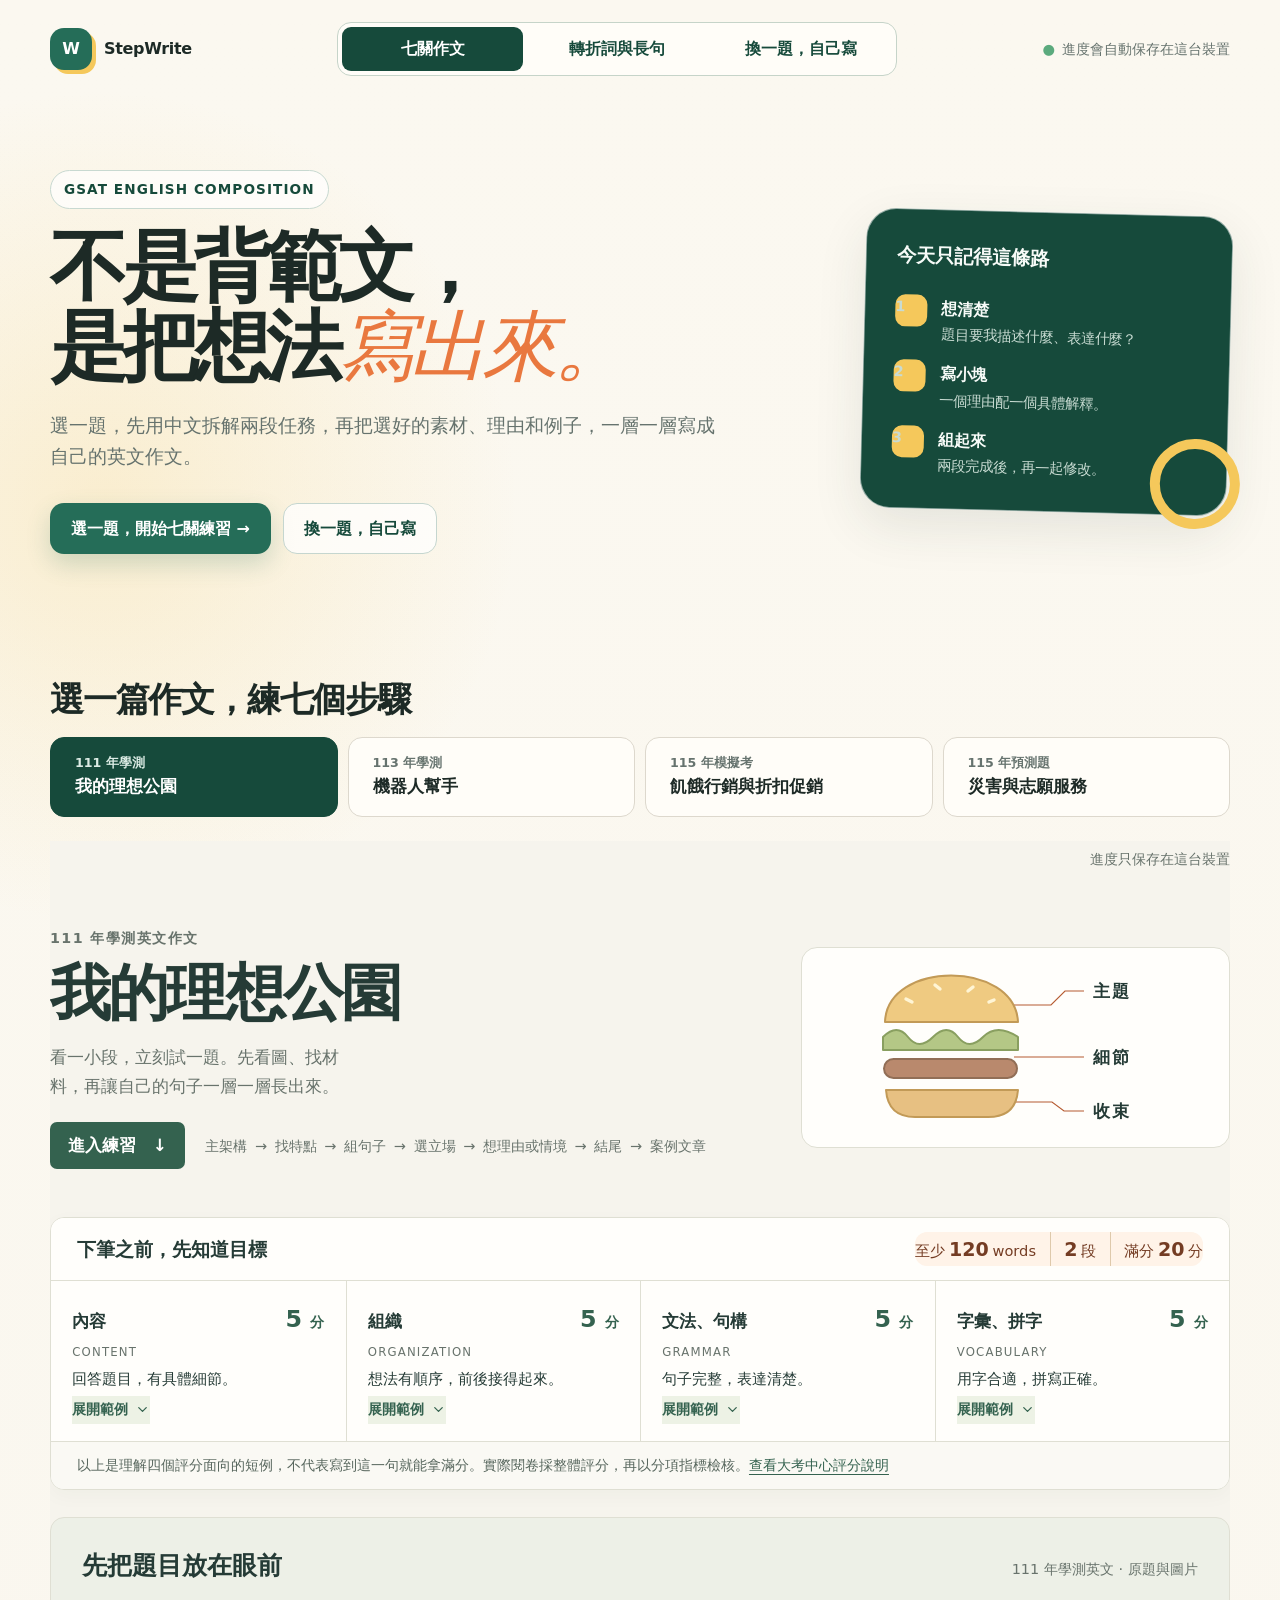
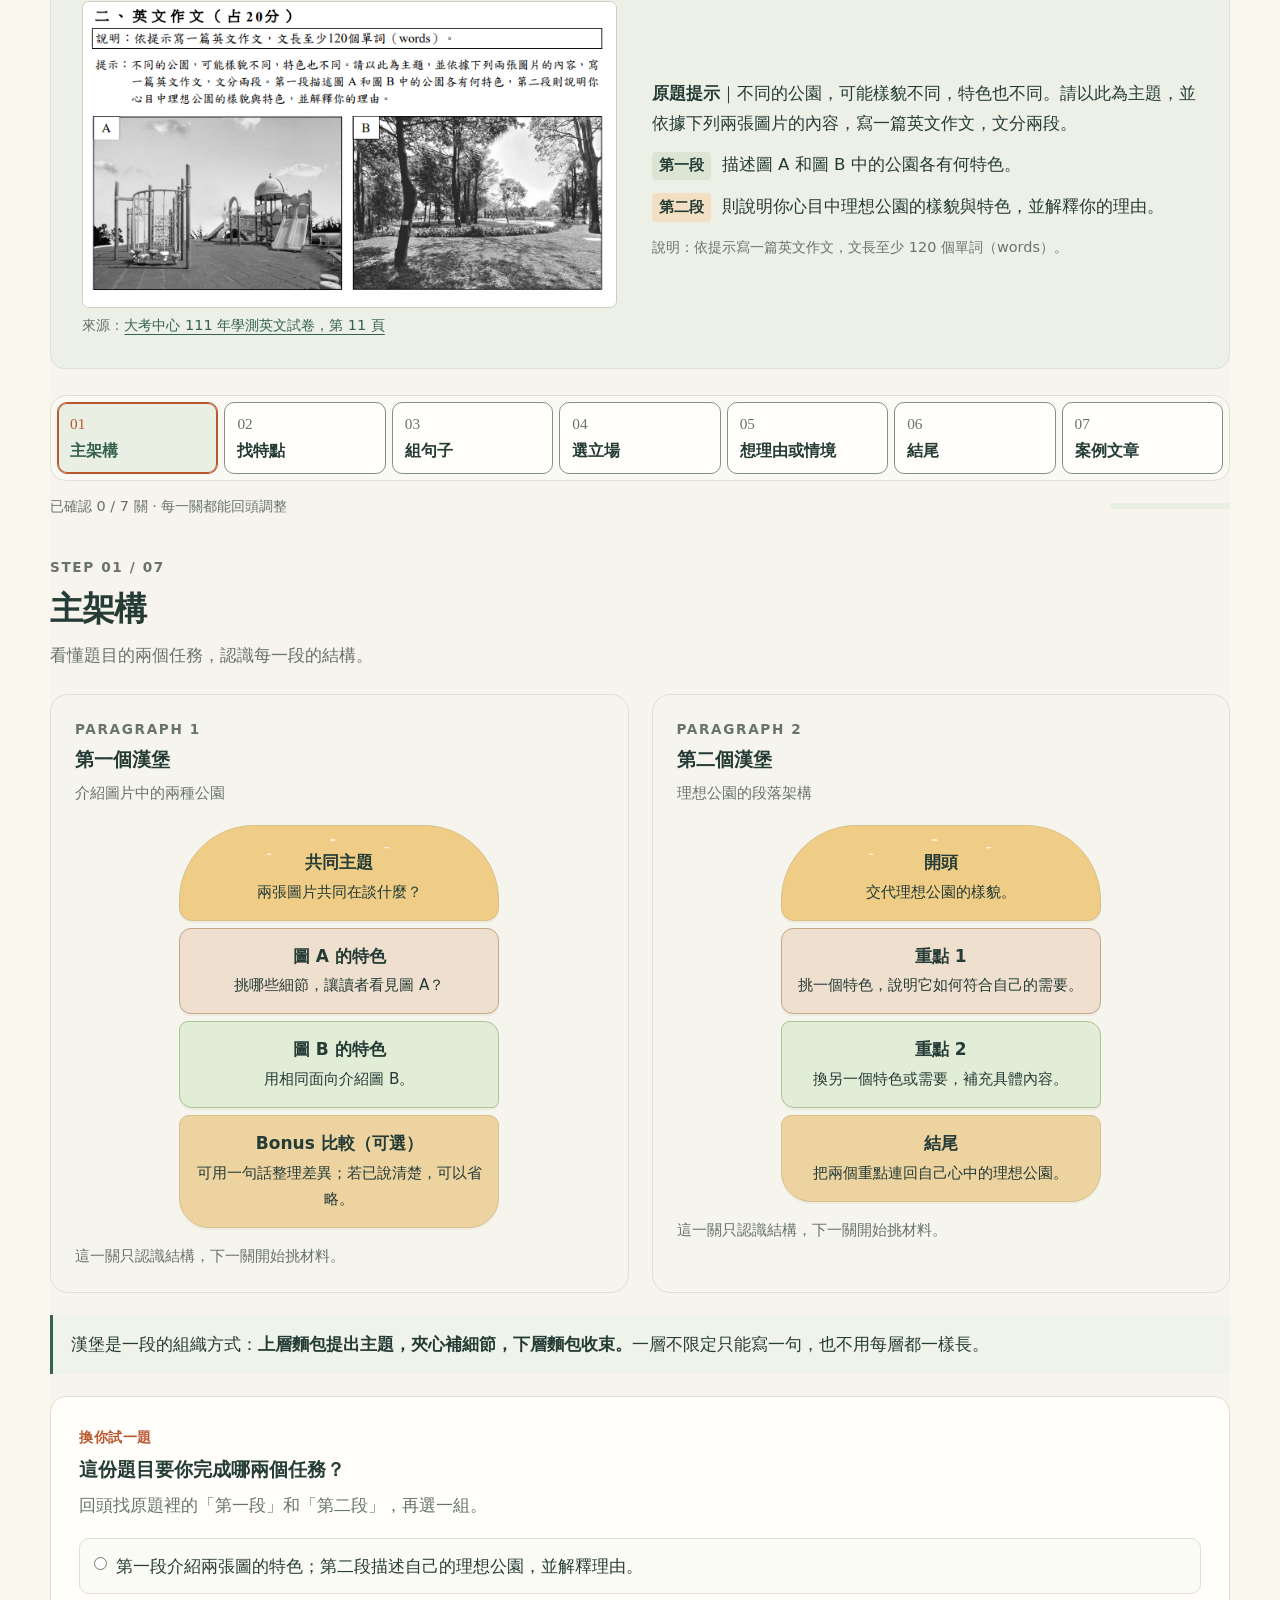
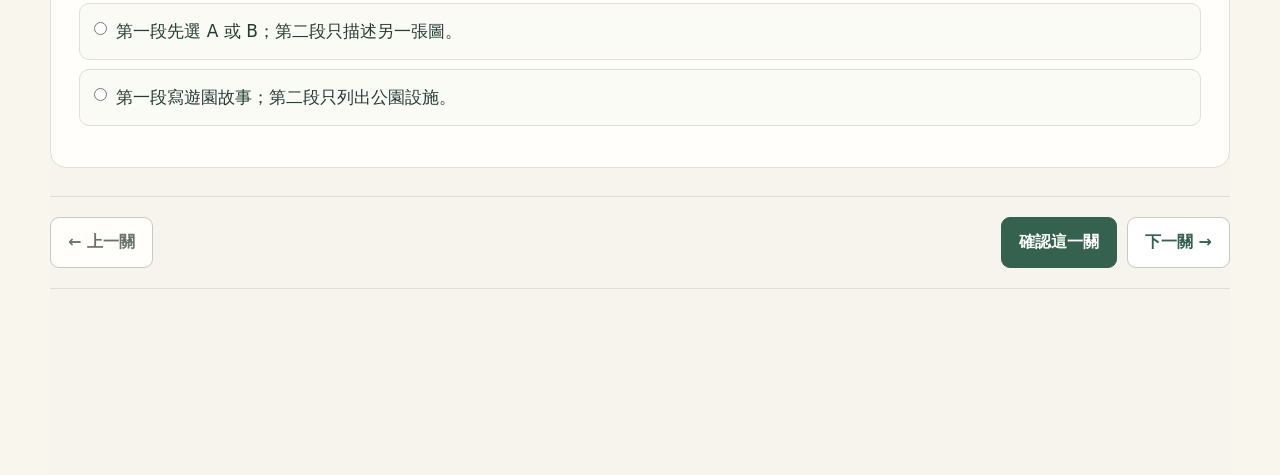
<file: index.html>
<!DOCTYPE html>
<html lang="zh-Hant">
<head>
  <meta charset="UTF-8">
  <meta name="viewport" content="width=device-width, initial-scale=1.0">
  <meta name="description" content="帶學生從拆題、收集素材、組句到完成兩段式學測英文作文的互動寫作工作坊。">
  <title>StepWrite｜學測英文作文工作坊</title>
  <style>
    :root {
      --ink: #1d2a26;
      --muted: #66736e;
      --paper: #fffdf8;
      --cream: #f5f0e6;
      --green: #256d58;
      --green-dark: #164a3b;
      --green-soft: #dcece5;
      --orange: #e9783f;
      --orange-soft: #fce7d8;
      --yellow: #f5c85b;
      --line: #ddd8cd;
      --white: #ffffff;
      --shadow: 0 18px 50px rgba(38, 57, 49, .10);
      --radius: 24px;
    }

    * { box-sizing: border-box; }
    html { scroll-behavior: smooth; }
    body {
      margin: 0;
      color: var(--ink);
      background:
        radial-gradient(circle at 8% 3%, rgba(245, 200, 91, .22), transparent 26rem),
        linear-gradient(180deg, #fbf8f0 0%, #f4f0e8 100%);
      font-family: Inter, "Noto Sans TC", "Microsoft JhengHei", system-ui, sans-serif;
      line-height: 1.7;
    }
    button, input, textarea { font: inherit; }
    button { cursor: pointer; }
    a { color: inherit; }
    .shell { width: min(1180px, calc(100% - 32px)); margin: 0 auto; }
    .topbar {
      display: grid;
      grid-template-columns: auto minmax(0, 35rem) auto;
      justify-content: space-between;
      align-items: center;
      gap: 12px clamp(12px, 3vw, 40px);
      padding: 22px 0;
    }
    .brand { display: flex; align-items: center; gap: 12px; font-weight: 900; letter-spacing: -.02em; }
    .brand-mark {
      display: grid;
      place-items: center;
      width: 42px;
      height: 42px;
      border-radius: 14px;
      color: var(--white);
      background: var(--green);
      box-shadow: 4px 4px 0 var(--yellow);
    }
    .save-status { justify-self: end; color: var(--muted); font-size: .9rem; text-align: right; text-wrap: balance; }
    .save-status::before { content: "●"; color: #5baa7d; margin-right: 7px; }
    .hero {
      display: grid;
      grid-template-columns: minmax(0, 1.35fr) minmax(290px, .65fr);
      gap: 50px;
      align-items: center;
      padding: 72px 0 92px;
    }
    .eyebrow {
      display: inline-flex;
      align-items: center;
      gap: 8px;
      margin-bottom: 18px;
      padding: 7px 13px;
      border: 1px solid #c8d9d1;
      border-radius: 999px;
      color: var(--green-dark);
      background: rgba(255, 255, 255, .7);
      font-size: .85rem;
      font-weight: 800;
      letter-spacing: .08em;
    }
    h1, h2, h3, p { margin-top: 0; }
    h1 {
      max-width: 780px;
      margin-bottom: 22px;
      font-size: clamp(2.75rem, 6vw, 5.65rem);
      line-height: 1.04;
      letter-spacing: -.065em;
    }
    h1 em { color: var(--orange); font-family: Georgia, serif; font-weight: 500; }
    .hero-copy { max-width: 680px; color: var(--muted); font-size: 1.16rem; }
    .hero-actions { display: flex; flex-wrap: wrap; gap: 12px; margin-top: 30px; }
    .btn {
      display: inline-flex;
      justify-content: center;
      align-items: center;
      gap: 8px;
      min-height: 48px;
      padding: 11px 20px;
      border: 1px solid transparent;
      border-radius: 14px;
      font-weight: 800;
      text-decoration: none;
      transition: transform .2s ease, box-shadow .2s ease, background .2s ease;
    }
    .btn:hover { transform: translateY(-2px); }
    .btn-primary { color: var(--white); background: var(--green); box-shadow: 0 10px 24px rgba(37, 109, 88, .2); }
    .btn-primary:hover { background: var(--green-dark); }
    .btn-secondary { color: var(--green-dark); border-color: #c5d6cf; background: rgba(255, 255, 255, .75); }
    .btn-small { min-height: 40px; padding: 8px 14px; font-size: .9rem; }
    .btn-quiet { color: var(--muted); border-color: var(--line); background: transparent; }
    .method-card {
      position: relative;
      padding: 30px;
      border: 1px solid rgba(255, 255, 255, .55);
      border-radius: 30px;
      color: #f7fbf8;
      background: var(--green-dark);
      box-shadow: var(--shadow);
      transform: rotate(1.5deg);
    }
    .method-card::after {
      content: "";
      position: absolute;
      right: -14px;
      bottom: -14px;
      width: 70px;
      height: 70px;
      border: 10px solid var(--yellow);
      border-radius: 50%;
      z-index: -1;
    }
    .method-card h2 { font-size: 1.2rem; }
    .method-flow { display: grid; gap: 14px; margin-top: 22px; }
    .method-row { display: grid; grid-template-columns: 34px 1fr; gap: 12px; align-items: start; }
    .method-number {
      display: grid;
      place-items: center;
      width: 32px;
      height: 32px;
      border-radius: 10px;
      color: var(--green-dark);
      background: var(--yellow);
      font-weight: 900;
    }
    .method-row strong, .method-row span { display: block; }
    .method-row span { color: #c8dbd2; font-size: .9rem; }
    .workspace { padding: 24px 0 80px; }
    .section-heading { max-width: 720px; margin-bottom: 28px; }
    .section-heading h2 { margin-bottom: 8px; font-size: clamp(2rem, 4vw, 3.2rem); letter-spacing: -.045em; }
    .section-heading p { color: var(--muted); }
    @keyframes reveal { from { opacity: 0; transform: translateY(7px); } to { opacity: 1; transform: translateY(0); } }
    .step-kicker { color: var(--orange); font-weight: 900; font-size: .82rem; letter-spacing: .1em; }
    input, textarea {
      width: 100%;
      border: 1px solid var(--line);
      border-radius: 13px;
      color: var(--ink);
      background: var(--white);
      outline: none;
      transition: border-color .2s ease, box-shadow .2s ease;
    }
    input { min-height: 48px; padding: 11px 13px; }
    textarea { min-height: 104px; padding: 12px 13px; resize: vertical; line-height: 1.65; }
    input:focus, textarea:focus { border-color: var(--green); box-shadow: 0 0 0 4px rgba(37, 109, 88, .1); }
    .chips { display: flex; flex-wrap: wrap; gap: 8px; }
    .chip { padding: 7px 10px; border: 1px solid #c9d8d1; border-radius: 999px; color: var(--green-dark); background: var(--green-soft); font-size: .85rem; font-weight: 750; }
    .reference { padding: 80px 0; }
    .reference-grid { display: grid; grid-template-columns: .75fr 1.25fr; gap: 36px; align-items: start; }
    .reference details { margin-bottom: 12px; border: 1px solid var(--line); border-radius: 16px; background: var(--paper); }
    .reference summary { padding: 17px 20px; font-weight: 850; cursor: pointer; }
    .reference details > div { padding: 0 20px 20px; color: var(--muted); }
    .model-essay { padding: 20px; border-radius: 16px; color: #f1f7f4; background: var(--green-dark); font-family: Georgia, "Times New Roman", serif; }
    .model-essay p:last-child { margin-bottom: 0; }
    footer { padding: 30px 0 44px; color: var(--muted); text-align: center; font-size: .9rem; }
    .top-links {
      display: grid;
      grid-template-columns: repeat(3, minmax(0, 1fr));
      gap: 3px;
      padding: 4px;
      border: 1px solid #c6d4c9;
      border-radius: 14px;
      background: var(--paper);
    }
    .top-links [role="tab"] {
      display: grid;
      place-items: center;
      min-height: 44px;
      padding: 6px 8px;
      border: 0;
      border-radius: 9px;
      color: var(--green-dark);
      background: transparent;
      font-size: .97rem;
      font-weight: 750;
      line-height: 1.35;
      text-align: center;
      text-decoration: none;
      text-wrap: balance;
    }
    .top-links [role="tab"]:hover { background: var(--green-soft); }
    .top-links [role="tab"][aria-selected="true"] { color: var(--white); background: var(--green-dark); }
    .top-links [role="tab"]:focus-visible { position: relative; outline: 3px solid var(--green); outline-offset: 2px; }
    main > [role="tabpanel"] { scroll-margin-block-start: 12rem; }
    main > [role="tabpanel"][hidden] { display: none; }
    @media print {
      main > #transitions[hidden] { display: block !important; }
    }
    .learning { padding: 30px 0 88px; }
    .park-lesson-frame { display: block; width: 100%; height: 85vh; border: 0; }
    html:has(#learn:target) { scroll-behavior: auto; }
    .learning-shell { overflow: hidden; border: 1px solid var(--line); border-radius: 28px; background: var(--paper); box-shadow: var(--shadow); }
    .learning-head { display: grid; grid-template-columns: 1fr auto; gap: 20px; align-items: end; padding: clamp(26px, 5vw, 48px); border-bottom: 1px solid var(--line); background: linear-gradient(135deg, #fffdf8, #f1f7f3); }
    .learning-head h2 { max-width: 720px; margin-bottom: 8px; font-size: clamp(2rem, 4vw, 3.15rem); letter-spacing: -.045em; }
    .learning-head p { max-width: 720px; margin-bottom: 0; color: var(--muted); }
    .level-note { padding: 10px 14px; border-radius: 14px; color: var(--green-dark); background: var(--green-soft); font-size: .88rem; font-weight: 850; white-space: nowrap; }
    .lesson-tabs { display: grid; grid-template-columns: repeat(6, 1fr); padding: 0 28px; border-bottom: 1px solid var(--line); background: #faf7f0; }
    .lesson-tab { padding: 17px 10px; border: 0; border-bottom: 3px solid transparent; color: var(--muted); background: transparent; font-weight: 850; }
    .lesson-tab.active { color: var(--green-dark); border-color: var(--orange); }
    .lesson-panel { display: none; padding: clamp(26px, 5vw, 48px); }
    .lesson-panel.active { display: block; animation: reveal .28s ease; }
    .lesson-panel > h3 { margin-bottom: 6px; font-size: 1.6rem; letter-spacing: -.025em; }
    .lesson-intro { max-width: 760px; margin-bottom: 24px; color: var(--muted); }
    .task-grid, .burger-grid, .idea-grid { display: grid; grid-template-columns: repeat(2, minmax(0, 1fr)); gap: 18px; }
    .task-card { padding: 22px; border-radius: 18px; background: var(--white); border: 1px solid var(--line); }
    .task-card:first-child { border-top: 5px solid var(--yellow); }
    .task-card:last-child { border-top: 5px solid var(--orange); }
    .task-card strong { display: block; margin-bottom: 7px; color: var(--green-dark); }
    .burger { padding: 22px; border: 1px solid var(--line); border-radius: 20px; background: var(--white); }
    .burger h4 { text-align: center; margin: 0 0 14px; }
    .burger-stack { display: grid; gap: 5px; }
    .burger-layer { padding: 13px 16px; text-align: center; font-size: .92rem; font-weight: 800; }
    .burger-layer small { display: block; margin-top: 2px; font-weight: 550; opacity: .78; }
    .bun-top { border-radius: 60px 60px 13px 13px; color: #573814; background: var(--yellow); }
    .lettuce { border-radius: 14px; color: #164a3b; background: #9bd6ad; }
    .filling { border-radius: 14px; color: #fff7e9; background: #a85836; }
    .bun-bottom { border-radius: 13px 13px 38px 38px; color: #573814; background: var(--yellow); }
    .idea-card { padding: 18px; border: 1px solid var(--line); border-radius: 17px; background: var(--white); }
    .idea-card .role { display: inline-block; margin-bottom: 8px; padding: 4px 8px; border-radius: 8px; color: var(--green-dark); background: var(--green-soft); font-size: .76rem; font-weight: 900; }
    .keyword-pair { display: grid; gap: 8px; }
    .keyword-row { display: grid; grid-template-columns: 38px minmax(0, 1fr); gap: 8px; align-items: start; }
    .keyword-row + .keyword-row { padding-top: 8px; border-top: 1px dashed var(--line); }
    .language-tag { padding: 3px 5px; border-radius: 6px; color: #68716d; background: #eef1ef; font-size: .66rem; font-weight: 900; text-align: center; }
    .keyword-row .keyword { margin: 0; color: var(--orange); font-weight: 850; line-height: 1.55; }
    .keyword-row.zh { color: #727c77; font-size: .84rem; line-height: 1.55; }
    .sentence-ladder { display: grid; gap: 12px; }
    .ladder-row { display: grid; grid-template-columns: 100px minmax(0, 1fr); gap: 15px; align-items: start; padding: 16px; border: 1px solid var(--line); border-radius: 15px; background: var(--white); }
    .ladder-row strong { color: var(--green-dark); }
    .ladder-row p { margin: 0; font-family: Georgia, "Times New Roman", serif; }
    .answer-reveal { margin-top: 16px; border: 1px solid #c9d8d1; border-radius: 17px; background: var(--white); }
    .answer-reveal summary { padding: 16px 18px; color: var(--green-dark); font-weight: 900; cursor: pointer; }
    .answer-reveal > div { padding: 0 18px 18px; }
    .answer-reveal[open] summary { border-bottom: 1px solid var(--line); margin-bottom: 18px; }
    .model-block { padding: 20px; border-radius: 15px; color: #eff8f3; background: var(--green-dark); }
    .model-block p { font-family: Georgia, "Times New Roman", serif; }
    .model-block p:last-child { margin-bottom: 0; }
    .answer-key { display: flex; flex-wrap: wrap; gap: 8px; margin-bottom: 14px; }
    .answer-key-item { display: inline-flex; gap: 7px; align-items: center; padding: 6px 10px; border: 1px solid rgba(27, 65, 53, .12); border-radius: 999px; color: var(--ink); background: #fff; font-size: .78rem; font-weight: 850; }
    .answer-key-item::before { width: 13px; height: 13px; border-radius: 4px; background: var(--key-color); content: ""; box-shadow: inset 0 -2px 0 rgba(0, 0, 0, .1); }
    .answer-key-item.key-top { --key-color: #f9d567; }
    .answer-key-item.key-first { --key-color: #9fddb1; }
    .answer-key-item.key-second { --key-color: #f3a47f; }
    .answer-key-item.key-bottom { --key-color: #b9c9f4; }
    .model-block.annotated-model { border: 1px solid #d6e1dc; color: var(--ink); background: #fbfdfc; }
    .annotated-model .answer-paragraph { margin-bottom: 18px; line-height: 2.25; }
    .annotated-model .answer-paragraph:last-child { margin-bottom: 0; }
    .answer-part { display: block; padding: .42em .55em .5em; border-radius: .5em; }
    .answer-part + .answer-part { margin-top: 8px; }
    .answer-part.part-top { background: rgba(249, 213, 103, .48); box-shadow: inset 0 -2px 0 rgba(207, 151, 0, .26); }
    .answer-part.part-first { background: rgba(159, 221, 177, .46); box-shadow: inset 0 -2px 0 rgba(39, 139, 85, .24); }
    .answer-part.part-second { background: rgba(243, 164, 127, .42); box-shadow: inset 0 -2px 0 rgba(179, 74, 40, .22); }
    .answer-part.part-bottom { background: rgba(185, 201, 244, .48); box-shadow: inset 0 -2px 0 rgba(72, 90, 174, .2); }
    .answer-label { display: inline-flex; margin-right: .45em; padding: 3px 7px; border-radius: 7px; color: #17352c; background: rgba(255, 255, 255, .72); font-family: system-ui, -apple-system, BlinkMacSystemFont, "Segoe UI", sans-serif; font-size: .7rem; font-weight: 900; line-height: 1.2; vertical-align: .12em; white-space: nowrap; }
    .answer-part .sentence-translation { margin: 2px 0 0; color: #707975; }
    .advanced-model { display: grid; gap: 22px; }
    .advanced-paragraph { display: grid; gap: 8px; }
    .advanced-paragraph-title { display: flex; gap: 9px; align-items: center; margin: 0 0 2px; color: var(--green-dark); font-size: 1rem; }
    .advanced-paragraph-title span { padding: 4px 9px; border-radius: 999px; color: var(--white); background: var(--green-dark); font-size: .72rem; letter-spacing: .04em; }
    .advanced-english { margin: 0; font-family: Georgia, "Times New Roman", serif; line-height: 1.75; }
    .answer-part .function-note { display: block; margin-top: 3px; color: #986f58; font-family: system-ui, -apple-system, BlinkMacSystemFont, "Segoe UI", sans-serif; font-size: .72rem; font-weight: 650; line-height: 1.5; }
    .sentence-pair p { margin: 0; }
    .sentence-note { margin-top: 6px; color: var(--muted); font-size: .86rem; }
    .outline-grid { display: grid; grid-template-columns: repeat(2, minmax(0, 1fr)); gap: 18px; }
    .outline-card { padding: 22px; border: 1px solid var(--line); border-radius: 20px; background: var(--white); }
    .outline-card:first-child { border-top: 5px solid var(--yellow); }
    .outline-card:last-child { border-top: 5px solid var(--orange); }
    .outline-card h4 { margin: 0 0 5px; font-size: 1.18rem; }
    .outline-goal { margin-bottom: 18px; color: var(--muted); font-size: .92rem; }
    .outline-steps { display: grid; gap: 12px; }
    .outline-step { padding: 13px 14px; border-radius: 13px; background: #faf8f2; }
    .outline-step strong { display: block; margin-bottom: 3px; color: var(--green-dark); }
    .outline-example { display: block; margin-top: 7px; color: var(--orange); font-family: Georgia, "Times New Roman", serif; font-size: .88rem; }
    .sentence-translation { display: block; margin-top: 3px; color: #8a928e; font-family: system-ui, -apple-system, BlinkMacSystemFont, "Segoe UI", sans-serif; font-size: .76rem; font-style: normal; font-weight: 600; line-height: 1.55; }
    .optional { color: var(--muted); font-size: .78rem; font-weight: 750; }
    .connector-grid { display: grid; grid-template-columns: repeat(2, minmax(0, 1fr)); gap: 18px; }
    .connector-card { padding: 22px; border: 1px solid var(--line); border-radius: 20px; background: var(--white); }
    .connector-card h4 { margin: 0 0 5px; }
    .connector-card > p { color: var(--muted); font-size: .9rem; }
    .connector-flow { display: grid; gap: 9px; margin-top: 16px; }
    .connector-stage { display: grid; grid-template-columns: 92px minmax(0, 1fr); gap: 12px; align-items: start; padding: 12px; border-radius: 12px; background: #faf8f2; }
    .connector-stage strong { color: var(--green-dark); font-size: .88rem; }
    .connector-stage .chips { gap: 6px; }
    .connector-stage .chip { padding: 5px 8px; font-size: .78rem; }
    .connector-rule { margin-top: 18px; padding: 14px 16px; border-left: 4px solid var(--yellow); border-radius: 0 12px 12px 0; background: #fff8df; font-size: .9rem; }
    .example-chip { cursor: pointer; }
    .example-chip:hover, .example-chip:focus-visible { color: var(--white); background: var(--green); }
    .example-chip:focus-visible { outline: 3px solid var(--green); outline-offset: 3px; }
    .example-chip.active { color: var(--white); border-color: var(--green-dark); background: var(--green-dark); box-shadow: 0 3px 0 rgba(22, 74, 59, .18); }
    .connector-example { margin-left: 3px; font-family: Georgia, "Times New Roman", serif; }
    .connector-rule .sentence-translation { margin-top: 6px; }
    .resource-section { padding: 80px 0; }
    main > .resource-section[role="tabpanel"] { padding-top: clamp(24px, 4vw, 48px); }
    .resource-section.alt { background: rgba(255, 255, 255, .42); border-block: 1px solid rgba(221, 216, 205, .75); }
    .resource-head { display: flex; justify-content: space-between; gap: 22px; align-items: end; margin-bottom: 28px; }
    .resource-head .section-heading { margin-bottom: 0; }
    .resource-head .section-heading p { margin-bottom: 0; }
    .tool-grid { display: grid; grid-template-columns: repeat(2, minmax(0, 1fr)); gap: 14px; align-items: start; }
    .tool-card { border: 1px solid var(--line); border-radius: 18px; background: var(--paper); overflow: hidden; }
    .tool-card summary { display: flex; justify-content: space-between; gap: 15px; padding: 18px 20px; font-weight: 900; cursor: pointer; }
    .tool-card summary span { color: var(--muted); font-size: .82rem; font-weight: 700; }
    .tool-card summary:hover { background: var(--green-soft); }
    .tool-card summary:focus-visible { outline-offset: -4px; border-radius: 17px; }
    .tool-body { padding: 0 20px 20px; }
    .tool-use { margin-bottom: 13px; padding: 11px 13px; border-radius: 12px; color: var(--green-dark); background: var(--green-soft); font-size: .9rem; }
    .phrase-level { margin: 12px 0 5px; color: var(--muted); font-size: .78rem; font-weight: 900; letter-spacing: .08em; }
    .example { margin: 12px 0 0; padding-left: 12px; border-left: 3px solid var(--yellow); font-family: Georgia, "Times New Roman", serif; }
    .example + .sentence-translation { margin: 3px 0 0; padding-left: 15px; }
    .warning { margin-top: 12px; color: #8a4a2c; font-size: .86rem; }
    .core-badge { color: var(--green-dark); background: var(--green-soft); }
    .challenge-badge { color: #79411f; background: var(--orange-soft); }

    @media (max-width: 900px) {
      .topbar { grid-template-columns: auto minmax(0, 1fr); }
      .top-links { grid-column: 1 / -1; grid-row: 2; }
      .hero, .reference-grid, .learning-head { grid-template-columns: 1fr; }
      .hero { padding-top: 45px; }
      .method-card { max-width: 520px; transform: none; }
      .level-note { justify-self: start; }
    }
    @media (max-width: 640px) {
      .shell { width: min(100% - 20px, 1180px); }
      .topbar { padding: 15px 0; }
      .save-status { font-size: .76rem; }
      .hero { gap: 30px; padding: 34px 4px 60px; }
      h1 { font-size: 2.8rem; }
      .task-grid, .burger-grid, .idea-grid, .tool-grid, .outline-grid, .connector-grid { grid-template-columns: 1fr; }
      .top-links { gap: 2px; padding: 3px; }
      .top-links [role="tab"] { min-height: 46px; padding-inline: 3px; font-size: .9rem; }
      .lesson-tabs { grid-template-columns: repeat(6, minmax(130px, 1fr)); overflow-x: auto; padding: 0 12px; }
      .ladder-row { grid-template-columns: 1fr; gap: 4px; }
      .connector-stage { grid-template-columns: 1fr; gap: 5px; }
      .resource-head { align-items: flex-start; flex-direction: column; }
    }
  </style>
  <link rel="stylesheet" href="lesson-practice.css">
  <link rel="stylesheet" href="transition-reference.css">
  <link rel="stylesheet" href="workshop.css">
</head>
<body>
  <header class="shell topbar">
    <div class="brand"><span class="brand-mark">W</span><span>StepWrite</span></div>
    <nav class="top-links" role="tablist" aria-label="作文練習分頁">
      <a id="tab-learn" href="#learn" role="tab" aria-controls="learn" aria-selected="true">七關作文</a>
      <a id="tab-transitions" href="#transitions" role="tab" aria-controls="transitions" aria-selected="false" tabindex="-1">轉折詞與長句</a>
      <a id="tab-workshop" href="#workshop" role="tab" aria-controls="workshop" aria-selected="false" tabindex="-1">換一題，自己寫</a>
    </nav>
    <div class="save-status" id="saveStatus" aria-live="polite">進度會自動保存在這台裝置</div>
  </header>

  <main>
    <div role="tabpanel" id="learn" aria-labelledby="tab-learn" tabindex="0">
      <section class="shell hero">
        <div>
          <span class="eyebrow">GSAT ENGLISH COMPOSITION</span>
          <h1>不是背範文，<br>是把想法<em>寫出來。</em></h1>
          <p class="hero-copy">選一題，先用中文拆解兩段任務，再把選好的素材、理由和例子，一層一層寫成自己的英文作文。</p>
          <div class="hero-actions">
            <a class="btn btn-primary" href="#learn">選一題，開始七關練習 →</a>
            <button class="btn btn-secondary" data-start>換一題，自己寫</button>
          </div>
        </div>
        <aside class="method-card" aria-label="寫作流程摘要">
          <h2>今天只記得這條路</h2>
          <div class="method-flow">
            <div class="method-row"><span class="method-number">1</span><div><strong>想清楚</strong><span>題目要我描述什麼、表達什麼？</span></div></div>
            <div class="method-row"><span class="method-number">2</span><div><strong>寫小塊</strong><span>一個理由配一個具體解釋。</span></div></div>
            <div class="method-row"><span class="method-number">3</span><div><strong>組起來</strong><span>兩段完成後，再一起修改。</span></div></div>
          </div>
        </aside>
      </section>

      <section class="shell learning" id="lesson-picker" tabindex="-1" aria-labelledby="lessonPickerTitle">
        <h2 id="lessonPickerTitle">選一篇作文，練七個步驟</h2>
        <nav class="writing-topics lesson-topic-links" aria-labelledby="lessonPickerTitle">
          <a href="?lesson=park#lesson-picker" data-lesson="park" aria-current="page"><small>111 年學測</small><strong>我的理想公園</strong></a>
          <a href="?lesson=robot#lesson-picker" data-lesson="robot"><small>113 年學測</small><strong>機器人幫手</strong></a>
          <a href="?lesson=marketing#lesson-picker" data-lesson="marketing"><small>115 年模擬考</small><strong>飢餓行銷與折扣促銷</strong></a>
          <a href="?lesson=disaster#lesson-picker" data-lesson="disaster"><small>115 年預測題</small><strong>災害與志願服務</strong></a>
        </nav>
        <iframe class="park-lesson-frame" title="111 年學測公園題七關作文練習"></iframe>
      </section>
    </div>

    <section class="resource-section alt" id="transitions" role="tabpanel" aria-labelledby="tab-transitions" tabindex="0">
      <div class="shell">
        <div class="resource-head">
          <div class="section-heading">
            <span class="step-kicker">WRITING TOOLBOX</span>
            <h2>從轉折詞，到能直接套用的長句</h2>
            <p>先查 13 類詳細句型表，再用下方的 10 類互動卡練習替換。第一、第二點有完整長句，最後一點使用 Last but not least。</p>
          </div>
          <div><a class="btn btn-secondary btn-small" href="轉折詞詳細查閱表.html">開啟獨立查閱表 ↗</a></div>
        </div>

        <div id="transitionReference"><noscript>請開啟 JavaScript 以使用詳細句型查閱表。下方原有互動卡的文字仍可閱讀。</noscript></div>
        <details class="reference-legacy" open>
        <summary>原有 10 類互動練習卡｜點詞語看中英例句</summary>
        <div class="task-grid" style="margin-bottom: 22px;">
          <div class="task-card"><strong>第一段寫作技巧</strong>先總述圖片主題，再挑圖 A、圖 B 的關鍵細節，需要時再用一句話收束差異。先描述有依據的內容，不急著加入個人偏好。</div>
          <div class="task-card"><strong>第二段寫作技巧</strong>先提出立場，再寫「理由 + 解釋或例子」兩組，最後回扣立場。不要只列出 First 和 Second，卻沒有說明原因。</div>
        </div>

        <div class="tool-grid">
          <details class="tool-card" open>
            <summary>1. 對比兩件事 <span>核心</span></summary>
            <div class="tool-body">
              <div class="tool-use">用途：從圖 A 換到圖 B，或比較兩個不同特色。</div>
              <div class="phrase-level">先學會</div>
              <div class="chips">
              <button type="button" class="chip example-chip" lang="en" data-example-group="toolbox1" data-example="Picture A has playground equipment. However, Picture B has more natural space." data-translation="圖 A 有遊樂設施。然而，圖 B 有較多自然空間。" aria-pressed="false" aria-controls="toolbox1ConnectorExample toolbox1ConnectorTranslation">However,</button>
              <button type="button" class="chip example-chip" lang="en" data-example-group="toolbox1" data-example="Picture A has playground equipment. In contrast, Picture B has more natural space." data-translation="圖 A 有遊樂設施。相較之下，圖 B 有較多自然空間。" aria-pressed="false" aria-controls="toolbox1ConnectorExample toolbox1ConnectorTranslation">In contrast,</button>
              <button type="button" class="chip example-chip" lang="en" data-example-group="toolbox1" data-example="Picture A has playground equipment, while Picture B has trees and a lawn." data-translation="圖 A 有遊樂設施，而圖 B 有樹木與草地。" aria-pressed="false" aria-controls="toolbox1ConnectorExample toolbox1ConnectorTranslation">while</button></div>
              <div class="phrase-level">再挑戰</div>
              <div class="chips">
              <button type="button" class="chip example-chip" lang="en" data-example-group="toolbox1" data-example="Picture A has playground equipment. By comparison, Picture B has more trees and grass." data-translation="圖 A 有遊樂設施。相較之下，圖 B 有較多樹木與草地。" aria-pressed="false" aria-controls="toolbox1ConnectorExample toolbox1ConnectorTranslation">By comparison,</button>
              <button type="button" class="chip example-chip" lang="en" data-example-group="toolbox1" data-example="Some people enjoy lively playgrounds. Conversely, others prefer quiet natural parks." data-translation="有些人喜歡熱鬧的遊樂場。相反地，另一些人偏好安靜的自然公園。" aria-pressed="false" aria-controls="toolbox1ConnectorExample toolbox1ConnectorTranslation">Conversely,</button>
              <button type="button" class="chip example-chip active" lang="en" data-example-group="toolbox1" data-example="Picture A has playground equipment, whereas Picture B has trees and a lawn." data-translation="圖 A 有遊樂設施，而圖 B 有樹木與草地。" aria-pressed="true" aria-controls="toolbox1ConnectorExample toolbox1ConnectorTranslation">whereas</button></div>
              <div class="tool-example" role="status" aria-live="polite" aria-atomic="true">
              <p class="example" id="toolbox1ConnectorExample" lang="en">Picture A has playground equipment, whereas Picture B has trees and a lawn.</p>
              <small class="sentence-translation" id="toolbox1ConnectorTranslation">圖 A 有遊樂設施，而圖 B 有樹木與草地。</small></div>
              <p class="warning">提醒：On the contrary 用來反駁前一句，不等於一般的「另一方面」。</p></div>
          </details>
          <details class="tool-card" open>
            <summary>2. 安排理由順序 <span>核心</span></summary>
            <div class="tool-body">
              <div class="tool-use">用途：安排第一、第二和最後一個理由。最後一點之後，仍可另寫結論。</div>
              <div class="phrase-level">先學會</div>
              <div class="chips">
              <button type="button" class="chip example-chip active" lang="en" data-example-group="toolbox2" data-example="To begin with, one important reason is that a natural park helps me relax after school." data-translation="首先，一個重要的理由是，自然公園能幫助我在放學後放鬆。" aria-pressed="true" aria-controls="toolbox2ConnectorExample toolbox2ConnectorTranslation">To begin with, one important reason is that ...</button>
              <button type="button" class="chip example-chip" lang="en" data-example-group="toolbox2" data-example="Another equally important reason is that the lawn gives my family a place to spend time together." data-translation="另一個同樣重要的理由是，草地讓我的家人有地方可以一起相處。" aria-pressed="false" aria-controls="toolbox2ConnectorExample toolbox2ConnectorTranslation">Another equally important reason is that ...</button>
              <button type="button" class="chip example-chip" lang="en" data-example-group="toolbox2" data-example="Last but not least, walking in the park helps me stay healthy." data-translation="最後但同樣重要的是，在公園散步有助於我保持健康。" aria-pressed="false" aria-controls="toolbox2ConnectorExample toolbox2ConnectorTranslation">Last but not least,</button></div>
              <div class="phrase-level">再挑戰</div>
              <div class="chips">
              <button type="button" class="chip example-chip" lang="en" data-example-group="toolbox2" data-example="First of all, I would like to point out that a safe park allows people of all ages to exercise." data-translation="首先，我想指出，安全的公園讓各個年齡層的人都能運動。" aria-pressed="false" aria-controls="toolbox2ConnectorExample toolbox2ConnectorTranslation">First of all, I would like to point out that ...</button>
              <button type="button" class="chip example-chip" lang="en" data-example-group="toolbox2" data-example="In addition to this, another point worth considering is that the park is close enough to visit on foot." data-translation="除此之外，另一個值得考慮的重點是，公園很近，步行就能到達。" aria-pressed="false" aria-controls="toolbox2ConnectorExample toolbox2ConnectorTranslation">In addition to this, another point worth considering is that ...</button>
              <button type="button" class="chip example-chip" lang="en" data-example-group="toolbox2" data-example="Last but not least, one more advantage is that the park offers a free place to exercise." data-translation="最後但同樣重要的是，還有一個優點是公園提供免費的運動空間。" aria-pressed="false" aria-controls="toolbox2ConnectorExample toolbox2ConnectorTranslation">Last but not least, one more advantage is that ...</button></div>
              <div class="tool-example" role="status" aria-live="polite" aria-atomic="true">
              <p class="example" id="toolbox2ConnectorExample" lang="en">To begin with, one important reason is that a natural park helps me relax after school.</p>
              <small class="sentence-translation" id="toolbox2ConnectorTranslation">首先，一個重要的理由是，自然公園能幫助我在放學後放鬆。</small></div></div>
          </details>
          <details class="tool-card">
            <summary>3. 補充另一個想法 <span>核心</span></summary>
            <div class="tool-body">
              <div class="tool-use">用途：加入同方向的第二個理由或好處。</div>
              <div class="phrase-level">先學會</div>
              <div class="chips">
              <button type="button" class="chip example-chip" lang="en" data-example-group="toolbox3" data-example="Also, the park gives me a place to exercise after school." data-translation="此外，公園也提供讓我放學後運動的地方。" aria-pressed="false" aria-controls="toolbox3ConnectorExample toolbox3ConnectorTranslation">Also,</button>
              <button type="button" class="chip example-chip" lang="en" data-example-group="toolbox3" data-example="Moreover, spending time outdoors can improve my mood." data-translation="而且，花時間到戶外活動可以改善我的心情。" aria-pressed="false" aria-controls="toolbox3ConnectorExample toolbox3ConnectorTranslation">Moreover,</button>
              <button type="button" class="chip example-chip active" lang="en" data-example-group="toolbox3" data-example="In addition, the lawn gives my family a place to spend time together." data-translation="此外，草地提供讓家人相處的空間。" aria-pressed="true" aria-controls="toolbox3ConnectorExample toolbox3ConnectorTranslation">In addition,</button></div>
              <div class="phrase-level">再挑戰</div>
              <div class="chips">
              <button type="button" class="chip example-chip" lang="en" data-example-group="toolbox3" data-example="Furthermore, the walking paths encourage people to exercise regularly." data-translation="此外，步道能鼓勵人們規律運動。" aria-pressed="false" aria-controls="toolbox3ConnectorExample toolbox3ConnectorTranslation">Furthermore,</button>
              <button type="button" class="chip example-chip" lang="en" data-example-group="toolbox3" data-example="The park helps me relax. Apart from this, it gives my family a place to have picnics." data-translation="公園能幫助我放鬆。除此之外，它也提供讓我的家人野餐的地方。" aria-pressed="false" aria-controls="toolbox3ConnectorExample toolbox3ConnectorTranslation">Apart from this,</button>
              <button type="button" class="chip example-chip" lang="en" data-example-group="toolbox3" data-example="The park offers fresh air and open space, not to mention a beautiful view of the river." data-translation="公園提供新鮮空氣和開放空間，更別提還有美麗的河景。" aria-pressed="false" aria-controls="toolbox3ConnectorExample toolbox3ConnectorTranslation">not to mention</button></div>
              <div class="tool-example" role="status" aria-live="polite" aria-atomic="true">
              <p class="example" id="toolbox3ConnectorExample" lang="en">In addition, the lawn gives my family a place to spend time together.</p>
              <small class="sentence-translation" id="toolbox3ConnectorTranslation">此外，草地提供讓家人相處的空間。</small></div></div>
          </details>
          <details class="tool-card">
            <summary>4. 舉出具體例子 <span>核心</span></summary>
            <div class="tool-body">
              <div class="tool-use">用途：把抽象理由變成讀者看得到的情境。</div>
              <div class="phrase-level">先學會</div>
              <div class="chips">
              <button type="button" class="chip example-chip active" lang="en" data-example-group="toolbox4" data-example="For example, I can walk under the trees after a stressful day." data-translation="例如，在充滿壓力的一天後，我可以在樹下散步。" aria-pressed="true" aria-controls="toolbox4ConnectorExample toolbox4ConnectorTranslation">For example,</button>
              <button type="button" class="chip example-chip" lang="en" data-example-group="toolbox4" data-example="For instance, my family can have a picnic on the lawn on weekends." data-translation="例如，週末時我的家人可以在草地上野餐。" aria-pressed="false" aria-controls="toolbox4ConnectorExample toolbox4ConnectorTranslation">For instance,</button></div>
              <div class="phrase-level">再挑戰</div>
              <div class="chips">
              <button type="button" class="chip example-chip" lang="en" data-example-group="toolbox4" data-example="To illustrate, a short walk in the park helps me stop worrying about an exam." data-translation="舉例來說，在公園短暫散步能幫助我不再一直擔心考試。" aria-pressed="false" aria-controls="toolbox4ConnectorExample toolbox4ConnectorTranslation">To illustrate,</button>
              <button type="button" class="chip example-chip" lang="en" data-example-group="toolbox4" data-example="A prime example is the way a walk in the park helps me relax after an exam." data-translation="一個很好的例子是，在公園散步能讓我在考試後放鬆。" aria-pressed="false" aria-controls="toolbox4ConnectorExample toolbox4ConnectorTranslation">A prime example is ...</button>
              <button type="button" class="chip example-chip" lang="en" data-example-group="toolbox4" data-example="The park offers the activity I enjoy most, namely walking under the trees." data-translation="公園讓我能從事最喜歡的活動，也就是在樹下散步。" aria-pressed="false" aria-controls="toolbox4ConnectorExample toolbox4ConnectorTranslation">namely</button></div>
              <div class="tool-example" role="status" aria-live="polite" aria-atomic="true">
              <p class="example" id="toolbox4ConnectorExample" lang="en">For example, I can walk under the trees after a stressful day.</p>
              <small class="sentence-translation" id="toolbox4ConnectorTranslation">例如，在充滿壓力的一天後，我可以在樹下散步。</small></div></div>
          </details>
          <details class="tool-card">
            <summary>5. 說明原因與結果 <span>核心</span></summary>
            <div class="tool-body">
              <div class="tool-use">用途：回答「為什麼」或「因此發生什麼」。</div>
              <div class="phrase-level">先學會</div>
              <div class="chips">
              <button type="button" class="chip example-chip" lang="en" data-example-group="toolbox5" data-example="I enjoy this park because it is quiet and peaceful." data-translation="我喜歡這座公園，因為它安靜又平和。" aria-pressed="false" aria-controls="toolbox5ConnectorExample toolbox5ConnectorTranslation">because</button>
              <button type="button" class="chip example-chip active" lang="en" data-example-group="toolbox5" data-example="The park is quiet, so visitors can take a break from city noise." data-translation="公園很安靜，所以遊客能暫時遠離城市噪音。" aria-pressed="true" aria-controls="toolbox5ConnectorExample toolbox5ConnectorTranslation">so</button>
              <button type="button" class="chip example-chip" lang="en" data-example-group="toolbox5" data-example="The park has many trees. As a result, visitors can rest in the shade." data-translation="公園裡有許多樹。因此，遊客可以在樹蔭下休息。" aria-pressed="false" aria-controls="toolbox5ConnectorExample toolbox5ConnectorTranslation">As a result,</button></div>
              <div class="phrase-level">再挑戰</div>
              <div class="chips">
              <button type="button" class="chip example-chip" lang="en" data-example-group="toolbox5" data-example="The park has few lights. Consequently, people may feel unsafe there at night." data-translation="公園的照明很少。因此，人們晚上在那裡可能會感到不安全。" aria-pressed="false" aria-controls="toolbox5ConnectorExample toolbox5ConnectorTranslation">Consequently,</button>
              <button type="button" class="chip example-chip" lang="en" data-example-group="toolbox5" data-example="Many residents want a place to exercise. Accordingly, the city plans to add walking paths to the park." data-translation="許多居民希望有運動的場所。因此，市政府計畫在公園增設步道。" aria-pressed="false" aria-controls="toolbox5ConnectorExample toolbox5ConnectorTranslation">Accordingly,</button>
              <button type="button" class="chip example-chip" lang="en" data-example-group="toolbox5" data-example="The park is close to my home. Hence, I can visit it easily after school." data-translation="公園離我家很近。因此，我放學後可以很方便地前往。" aria-pressed="false" aria-controls="toolbox5ConnectorExample toolbox5ConnectorTranslation">Hence,</button></div>
              <div class="tool-example" role="status" aria-live="polite" aria-atomic="true">
              <p class="example" id="toolbox5ConnectorExample" lang="en">The park is quiet, so visitors can take a break from city noise.</p>
              <small class="sentence-translation" id="toolbox5ConnectorTranslation">公園很安靜，所以遊客能暫時遠離城市噪音。</small></div>
              <p class="warning">提醒：Because 和 so 通常不要同時放在同一個英文句子裡。</p></div>
          </details>
          <details class="tool-card">
            <summary>6. 完成結尾 <span>核心</span></summary>
            <div class="tool-body">
              <div class="tool-use">用途：回扣立場，不要在最後加入全新的理由。</div>
              <div class="phrase-level">先學會</div>
              <div class="chips">
              <button type="button" class="chip example-chip" lang="en" data-example-group="toolbox6" data-example="To sum up, a natural park offers both relaxation and space for family activities." data-translation="總而言之，自然公園既能讓人放鬆，也能提供家庭活動的空間。" aria-pressed="false" aria-controls="toolbox6ConnectorExample toolbox6ConnectorTranslation">To sum up,</button>
              <button type="button" class="chip example-chip" lang="en" data-example-group="toolbox6" data-example="In conclusion, a natural park would be the best choice for me." data-translation="總結來說，自然公園會是最適合我的選擇。" aria-pressed="false" aria-controls="toolbox6ConnectorExample toolbox6ConnectorTranslation">In conclusion,</button></div>
              <div class="phrase-level">再挑戰</div>
              <div class="chips">
              <button type="button" class="chip example-chip active" lang="en" data-example-group="toolbox6" data-example="All in all, a green and peaceful park would be my ideal choice." data-translation="整體而言，綠意盎然又寧靜的公園會是我的理想選擇。" aria-pressed="true" aria-controls="toolbox6ConnectorExample toolbox6ConnectorTranslation">All in all,</button>
              <button type="button" class="chip example-chip" lang="en" data-example-group="toolbox6" data-example="All things considered, I would choose a park with trees and open space." data-translation="考量各個面向後，我會選擇有樹木與開放空間的公園。" aria-pressed="false" aria-controls="toolbox6ConnectorExample toolbox6ConnectorTranslation">All things considered,</button>
              <button type="button" class="chip example-chip" lang="en" data-example-group="toolbox6" data-example="Taking everything into account, I believe a natural park would meet my needs best." data-translation="把各個面向都納入考量後，我相信自然公園最能符合我的需要。" aria-pressed="false" aria-controls="toolbox6ConnectorExample toolbox6ConnectorTranslation">Taking everything into account,</button></div>
              <div class="tool-example" role="status" aria-live="polite" aria-atomic="true">
              <p class="example" id="toolbox6ConnectorExample" lang="en">All in all, a green and peaceful park would be my ideal choice.</p>
              <small class="sentence-translation" id="toolbox6ConnectorTranslation">整體而言，綠意盎然又寧靜的公園會是我的理想選擇。</small></div></div>
          </details>
          <details class="tool-card">
            <summary>7. 表達個人觀點 <span>挑戰</span></summary>
            <div class="tool-body">
              <div class="tool-use">用途：在第二段清楚說明自己的選擇或看法。</div>
              <div class="chips">
              <button type="button" class="chip example-chip" lang="en" data-example-group="toolbox7" data-example="I think a natural park is a great place to spend my free time." data-translation="我認為自然公園是度過空閒時間的好地方。" aria-pressed="false" aria-controls="toolbox7ConnectorExample toolbox7ConnectorTranslation">I think ...</button>
              <button type="button" class="chip example-chip" lang="en" data-example-group="toolbox7" data-example="In my opinion, a park should have both trees and open space." data-translation="在我看來，公園應該同時有樹木和開放空間。" aria-pressed="false" aria-controls="toolbox7ConnectorExample toolbox7ConnectorTranslation">In my opinion, ...</button>
              <button type="button" class="chip example-chip active" lang="en" data-example-group="toolbox7" data-example="From my perspective, a park with trees and open space would meet my needs." data-translation="依我看，有樹木與開放空間的公園能符合我的需要。" aria-pressed="true" aria-controls="toolbox7ConnectorExample toolbox7ConnectorTranslation">From my perspective, ...</button>
              <button type="button" class="chip example-chip" lang="en" data-example-group="toolbox7" data-example="I am convinced that spending time in nature can improve my mood." data-translation="我深信，花時間親近大自然可以改善我的心情。" aria-pressed="false" aria-controls="toolbox7ConnectorExample toolbox7ConnectorTranslation">I am convinced that ...</button></div>
              <div class="tool-example" role="status" aria-live="polite" aria-atomic="true">
              <p class="example" id="toolbox7ConnectorExample" lang="en">From my perspective, a park with trees and open space would meet my needs.</p>
              <small class="sentence-translation" id="toolbox7ConnectorTranslation">依我看，有樹木與開放空間的公園能符合我的需要。</small></div></div>
          </details>
          <details class="tool-card">
            <summary>8. 承認另一面再轉回來 <span>挑戰</span></summary>
            <div class="tool-body">
              <div class="tool-use">用途：先承認某件事成立，再說明自己的主要觀點。</div>
              <div class="chips">
              <button type="button" class="chip example-chip active" lang="en" data-example-group="toolbox8" data-example="Although playgrounds are exciting, natural parks are more relaxing." data-translation="雖然遊樂場令人興奮，但自然公園更能讓人放鬆。" aria-pressed="true" aria-controls="toolbox8ConnectorExample toolbox8ConnectorTranslation">Although ...</button>
              <button type="button" class="chip example-chip" lang="en" data-example-group="toolbox8" data-example="Playgrounds are exciting. Still, I prefer the peaceful atmosphere of a natural park." data-translation="遊樂場很令人興奮。儘管如此，我仍偏好自然公園的寧靜氣氛。" aria-pressed="false" aria-controls="toolbox8ConnectorExample toolbox8ConnectorTranslation">Still,</button>
              <button type="button" class="chip example-chip" lang="en" data-example-group="toolbox8" data-example="Admittedly, playgrounds are fun, but a natural park suits my needs better." data-translation="不可否認，遊樂場很好玩，但自然公園更符合我的需要。" aria-pressed="false" aria-controls="toolbox8ConnectorExample toolbox8ConnectorTranslation">Admittedly,</button>
              <button type="button" class="chip example-chip" lang="en" data-example-group="toolbox8" data-example="Indeed, playgrounds offer many activities. However, I find natural parks more relaxing." data-translation="的確，遊樂場提供許多活動。然而，我覺得自然公園更能讓我放鬆。" aria-pressed="false" aria-controls="toolbox8ConnectorExample toolbox8ConnectorTranslation">Indeed,</button></div>
              <div class="tool-example" role="status" aria-live="polite" aria-atomic="true">
              <p class="example" id="toolbox8ConnectorExample" lang="en">Although playgrounds are exciting, natural parks are more relaxing.</p>
              <small class="sentence-translation" id="toolbox8ConnectorTranslation">雖然遊樂場令人興奮，但自然公園更能讓人放鬆。</small></div>
              <p class="warning">提醒：Although 是讓步，不是條件；後面不能再直接接 but。</p></div>
          </details>
          <details class="tool-card">
            <summary>9. 提出條件或假設 <span>挑戰</span></summary>
            <div class="tool-body">
              <div class="tool-use">用途：說明只有在某個條件成立時，結果才會發生。</div>
              <div class="chips">
              <button type="button" class="chip example-chip active" lang="en" data-example-group="toolbox9" data-example="If the park has a large lawn, my family can have a picnic there." data-translation="如果公園有一大片草地，我的家人就能在那裡野餐。" aria-pressed="true" aria-controls="toolbox9ConnectorExample toolbox9ConnectorTranslation">If ...</button>
              <button type="button" class="chip example-chip" lang="en" data-example-group="toolbox9" data-example="As long as the weather is good, I can take a walk in the park after school." data-translation="只要天氣好，我放學後就能在公園散步。" aria-pressed="false" aria-controls="toolbox9ConnectorExample toolbox9ConnectorTranslation">As long as ...</button>
              <button type="button" class="chip example-chip" lang="en" data-example-group="toolbox9" data-example="Provided that the park is well lit, people can exercise there safely at night." data-translation="只要公園照明充足，人們晚上就能在那裡安全地運動。" aria-pressed="false" aria-controls="toolbox9ConnectorExample toolbox9ConnectorTranslation">Provided that ...</button></div>
              <div class="tool-example" role="status" aria-live="polite" aria-atomic="true">
              <p class="example" id="toolbox9ConnectorExample" lang="en">If the park has a large lawn, my family can have a picnic there.</p>
              <small class="sentence-translation" id="toolbox9ConnectorTranslation">如果公園有一大片草地，我的家人就能在那裡野餐。</small></div></div>
          </details>
          <details class="tool-card">
            <summary>10. 說明行動目的 <span>挑戰</span></summary>
            <div class="tool-body">
              <div class="tool-use">用途：回答「做這件事是為了什麼」。</div>
              <div class="chips">
              <button type="button" class="chip example-chip active" lang="en" data-example-group="toolbox10" data-example="I walk under the trees to take a break from schoolwork." data-translation="我在樹下散步，讓自己暫時從功課中休息一下。" aria-pressed="true" aria-controls="toolbox10ConnectorExample toolbox10ConnectorTranslation">to ...</button>
              <button type="button" class="chip example-chip" lang="en" data-example-group="toolbox10" data-example="I visit the park after school so that I can relax before doing my homework." data-translation="我放學後去公園，好讓自己在寫功課前先放鬆一下。" aria-pressed="false" aria-controls="toolbox10ConnectorExample toolbox10ConnectorTranslation">so that ...</button>
              <button type="button" class="chip example-chip" lang="en" data-example-group="toolbox10" data-example="In an effort to reduce stress, I take a short walk in the park every day." data-translation="為了減輕壓力，我每天都到公園散步一小段時間。" aria-pressed="false" aria-controls="toolbox10ConnectorExample toolbox10ConnectorTranslation">In an effort to ...</button>
              <button type="button" class="chip example-chip" lang="en" data-example-group="toolbox10" data-example="With the aim of staying healthy, I exercise in the park every weekend." data-translation="為了保持健康，我每個週末都在公園運動。" aria-pressed="false" aria-controls="toolbox10ConnectorExample toolbox10ConnectorTranslation">With the aim of ...</button>
              <button type="button" class="chip example-chip" lang="en" data-example-group="toolbox10" data-example="For the sake of my health, I take a walk in the park every day." data-translation="為了我的健康，我每天都到公園散步。" aria-pressed="false" aria-controls="toolbox10ConnectorExample toolbox10ConnectorTranslation">For the sake of ...</button></div>
              <div class="tool-example" role="status" aria-live="polite" aria-atomic="true">
              <p class="example" id="toolbox10ConnectorExample" lang="en">I walk under the trees to take a break from schoolwork.</p>
              <small class="sentence-translation" id="toolbox10ConnectorTranslation">我在樹下散步，讓自己暫時從功課中休息一下。</small></div></div>
          </details>
        </div>
        </details>
      </div>
    </section>

    <section class="shell workspace" id="workshop" role="tabpanel" aria-labelledby="tab-workshop" tabindex="0">
      <div class="section-heading">
        <h2>換一題，自己寫</h2>
        <p>選一題，直接寫兩段英文。卡住時可以展開提示，寫完再打開範文對照。</p>
      </div>
      <div class="writing-topics" role="group" aria-label="選擇寫作題目">
        <button type="button" data-load-topic="robot" aria-pressed="false"><small>113 年學測</small><strong>機器人幫手</strong></button>
        <button type="button" data-load-topic="marketing" aria-pressed="false"><small>115 年模擬考</small><strong>飢餓行銷與折扣促銷</strong></button>
        <button type="button" data-load-topic="disaster" aria-pressed="false"><small>115 年預測題</small><strong>災害與志願服務</strong></button>
        <button type="button" data-load-topic="park" aria-pressed="false"><small>111 年學測</small><strong>再寫一次理想公園</strong></button>
      </div>

      <section id="writingEditor" aria-labelledby="writingTitle" hidden>
        <header class="writing-header">
          <h3 id="writingTitle" tabindex="-1"></h3>
          <span>兩段合計，目標 120 個英文單字以上</span>
          <a id="writingLessonLink" href="#lesson-picker">用七關練這一題 →</a>
        </header>
        <details class="writing-disclosure" id="writingParkReference" hidden>
          <summary>查看公園題圖片</summary>
          <img src="assets/111-gsat-english-park.png" alt="圖 A 的公園有溜滑梯和攀爬架，圖 B 的公園有樹蔭與大片草地。" loading="lazy">
        </details>
        <details class="writing-disclosure" id="writingNotes" hidden>
          <summary>查看舊工作桌筆記</summary>
          <dl></dl>
        </details>
        <div class="writing-paragraphs">
          <section class="writing-paragraph" aria-labelledby="writingLabel1">
            <label id="writingLabel1" for="writingP1">第一段</label>
            <p id="writingTask1"></p>
            <textarea id="writingP1" lang="en" rows="6" aria-describedby="writingTask1" placeholder="在這裡寫第一段英文……"></textarea>
            <details id="writingHint1" class="writing-disclosure">
              <summary>第一段卡住了？看提示</summary>
              <ul></ul>
            </details>
          </section>
          <section class="writing-paragraph" aria-labelledby="writingLabel2">
            <label id="writingLabel2" for="writingP2">第二段</label>
            <p id="writingTask2"></p>
            <textarea id="writingP2" lang="en" rows="6" aria-describedby="writingTask2" placeholder="在這裡寫第二段英文……"></textarea>
            <details id="writingHint2" class="writing-disclosure">
              <summary>第二段卡住了？看提示</summary>
              <ul></ul>
            </details>
          </section>
        </div>
        <footer class="writing-footer">
          <p><strong id="wordCount">0</strong> 個英文單字 · 已寫 <span id="paragraphCount">0</span> / 2 段</p>
          <button class="btn btn-primary" type="button" id="copyDraft">複製全文</button>
        </footer>
        <p id="writingNotice" role="status"></p>
        <details id="writingExample" class="writing-disclosure">
          <summary>看看別人怎麼寫</summary>
          <div id="writingExampleBody"></div>
        </details>
      </section>
    </section>
  </main>

  <footer class="shell">StepWrite · 讓每個句子都有任務，讓每篇作文都是自己的。</footer>
  <script src="workshop-drafts.js"></script>
  <script src="workshop-examples.js"></script>
  <script src="workshop.js"></script>

  <script>
    const pageTablist = document.querySelector('.top-links');
    const pageTabs = [...pageTablist.querySelectorAll('[role="tab"]')];

    function selectPage(id) {
      for (const tab of pageTabs) {
        const panelId = tab.getAttribute('aria-controls');
        const selected = panelId === id;
        document.getElementById(panelId).hidden = !selected;
        tab.setAttribute('aria-selected', String(selected));
        tab.tabIndex = selected ? 0 : -1;
      }
    }

    function openPage(id) {
      selectPage(id);
      if (location.hash !== '#' + id) history.pushState(null, '', '#' + id);
      document.getElementById('tab-' + id).focus({ preventScroll: true });
      window.scrollTo({ top: 0, behavior: 'instant' });
    }

    function restorePageFromURL() {
      if (location.hash === '#topics') history.replaceState(history.state, '', '#workshop');
      const target = document.getElementById(location.hash.slice(1));
      const panel = target?.closest('main > [role="tabpanel"]');
      selectPage(panel?.id || 'learn');
      return target;
    }

    document.querySelectorAll('a[href^="#"]').forEach(link => {
      const id = link.hash.slice(1);
      if (!pageTabs.some(tab => tab.getAttribute('aria-controls') === id)) return;
      link.addEventListener('click', event => {
        if (event.button !== 0 || event.ctrlKey || event.metaKey || event.shiftKey || event.altKey) return;
        event.preventDefault();
        openPage(id);
        if (id === 'learn' && !pageTablist.contains(link)) {
          const practice = document.querySelector('#learn .learning');
          practice.focus({ preventScroll: true });
          practice.scrollIntoView({ block: 'start', behavior: 'instant' });
        }
      });
    });

    pageTablist.addEventListener('keydown', event => {
      const index = pageTabs.indexOf(event.target);
      if (index < 0 || event.altKey || event.ctrlKey || event.metaKey) return;
      let next = index;
      switch (event.key) {
        case 'ArrowRight': next = (index + 1) % pageTabs.length; break;
        case 'ArrowLeft': next = (index + pageTabs.length - 1) % pageTabs.length; break;
        case 'Home': next = 0; break;
        case 'End': next = pageTabs.length - 1; break;
        case ' ': break;
        default: return;
      }
      event.preventDefault();
      openPage(pageTabs[next].getAttribute('aria-controls'));
    });

    restorePageFromURL();
    window.addEventListener('hashchange', () => {
      const target = restorePageFromURL();
      if (target && !target.matches('main > [role="tabpanel"]')) {
        target.scrollIntoView({ block: 'start', behavior: 'instant' });
      } else {
        const tab = pageTablist.querySelector('[aria-selected="true"]');
        tab.focus({ preventScroll: true });
        window.scrollTo({ top: 0, behavior: 'instant' });
      }
    });

    document.querySelector('[data-start]').addEventListener('click', () => {
      openPage('workshop');
      document.querySelector('[data-load-topic]').focus({ preventScroll: true });
    });

    const exampleChips = [...document.querySelectorAll('.example-chip')];
    exampleChips.forEach(chip => chip.addEventListener('click', () => {
      const group = chip.dataset.exampleGroup;
      const target = document.getElementById(`${group}ConnectorExample`);
      const translationTarget = document.getElementById(`${group}ConnectorTranslation`);
      if (!target || !translationTarget) return;
      document.querySelectorAll(`[data-example-group="${group}"]`).forEach(item => {
        item.classList.remove('active');
        item.setAttribute('aria-pressed', 'false');
      });
      chip.classList.add('active');
      chip.setAttribute('aria-pressed', 'true');
      target.textContent = chip.dataset.example;
      translationTarget.textContent = chip.dataset.translation;
    }));
  </script>
  <script>
    const parkLessonFrame = document.querySelector('#learn iframe');
    const lessonLinks = [...document.querySelectorAll('.lesson-topic-links a')];
    const lessonKey = new URLSearchParams(location.search).get('lesson');
    const currentLessonLink = lessonLinks.find(link => link.dataset.lesson === lessonKey) || lessonLinks[0];
    for (const link of lessonLinks) {
      if (link === currentLessonLink) link.setAttribute('aria-current', 'page');
      else link.removeAttribute('aria-current');
    }
    if (currentLessonLink.dataset.lesson === 'park') {
      parkLessonFrame.src = 'burger-lab.html#embedded';
    } else {
      const label = currentLessonLink.querySelector('strong').textContent;
      const source = currentLessonLink.querySelector('small').textContent;
      parkLessonFrame.title = source + ' ' + label + '七關作文練習';
      parkLessonFrame.src = 'burger-lab.html?lesson=' + currentLessonLink.dataset.lesson + '#embedded';
    }
    let stickyFrameRequest = 0;
    let lastLessonOffset = -1;
    function syncLessonStickyPosition() {
      if (stickyFrameRequest) return;
      stickyFrameRequest = requestAnimationFrame(() => {
        stickyFrameRequest = 0;
        const bounds = parkLessonFrame.getBoundingClientRect();
        if (bounds.width < 1100) return;
        const offset = Math.round(Math.max(0, Math.min(-bounds.top, bounds.height)));
        if (offset === lastLessonOffset) return;
        lastLessonOffset = offset;
        parkLessonFrame.contentWindow.postMessage({ type: 'stepwrite:lesson-offset', offset },
          location.protocol === 'file:' ? '*' : location.origin);
      });
    }
    window.addEventListener('scroll', syncLessonStickyPosition, { passive: true });
    window.addEventListener('resize', syncLessonStickyPosition);
    new ResizeObserver(syncLessonStickyPosition).observe(parkLessonFrame);
    window.addEventListener('message', event => {
      if (event.source !== parkLessonFrame.contentWindow) return;
      if (event.origin !== location.origin && !(location.protocol === 'file:' && event.origin === 'null')) return;
      const message = event.data;
      if (message?.type === 'stepwrite:lesson-height' && Number.isSafeInteger(message.height) && message.height > 0) {
        parkLessonFrame.style.height = message.height + 'px';
        lastLessonOffset = -1;
        syncLessonStickyPosition();
        return;
      }
      if (document.getElementById('learn').hidden || message?.type !== 'stepwrite:lesson-scroll' ||
          !Number.isFinite(message.top) || !Number.isFinite(message.bottom)) return;
      const frameTop = parkLessonFrame.getBoundingClientRect().top;
      const top = frameTop + message.top;
      const bottom = frameTop + message.bottom;
      let distance = top;
      if (message.block === 'center') distance = (top + bottom - window.innerHeight) / 2;
      if (message.block === 'nearest') {
        if (top >= 0 && bottom <= window.innerHeight || top <= 0 && bottom >= window.innerHeight) return;
        distance = Math.abs(top) < Math.abs(bottom - window.innerHeight) ? top : bottom - window.innerHeight;
      }
      window.scrollTo({ top: window.scrollY + distance, behavior: 'instant' });
    });
  </script>
  <script src="transition-reference-data.js"></script>
  <script src="transition-reference.js"></script>
</body>
</html>
</file>
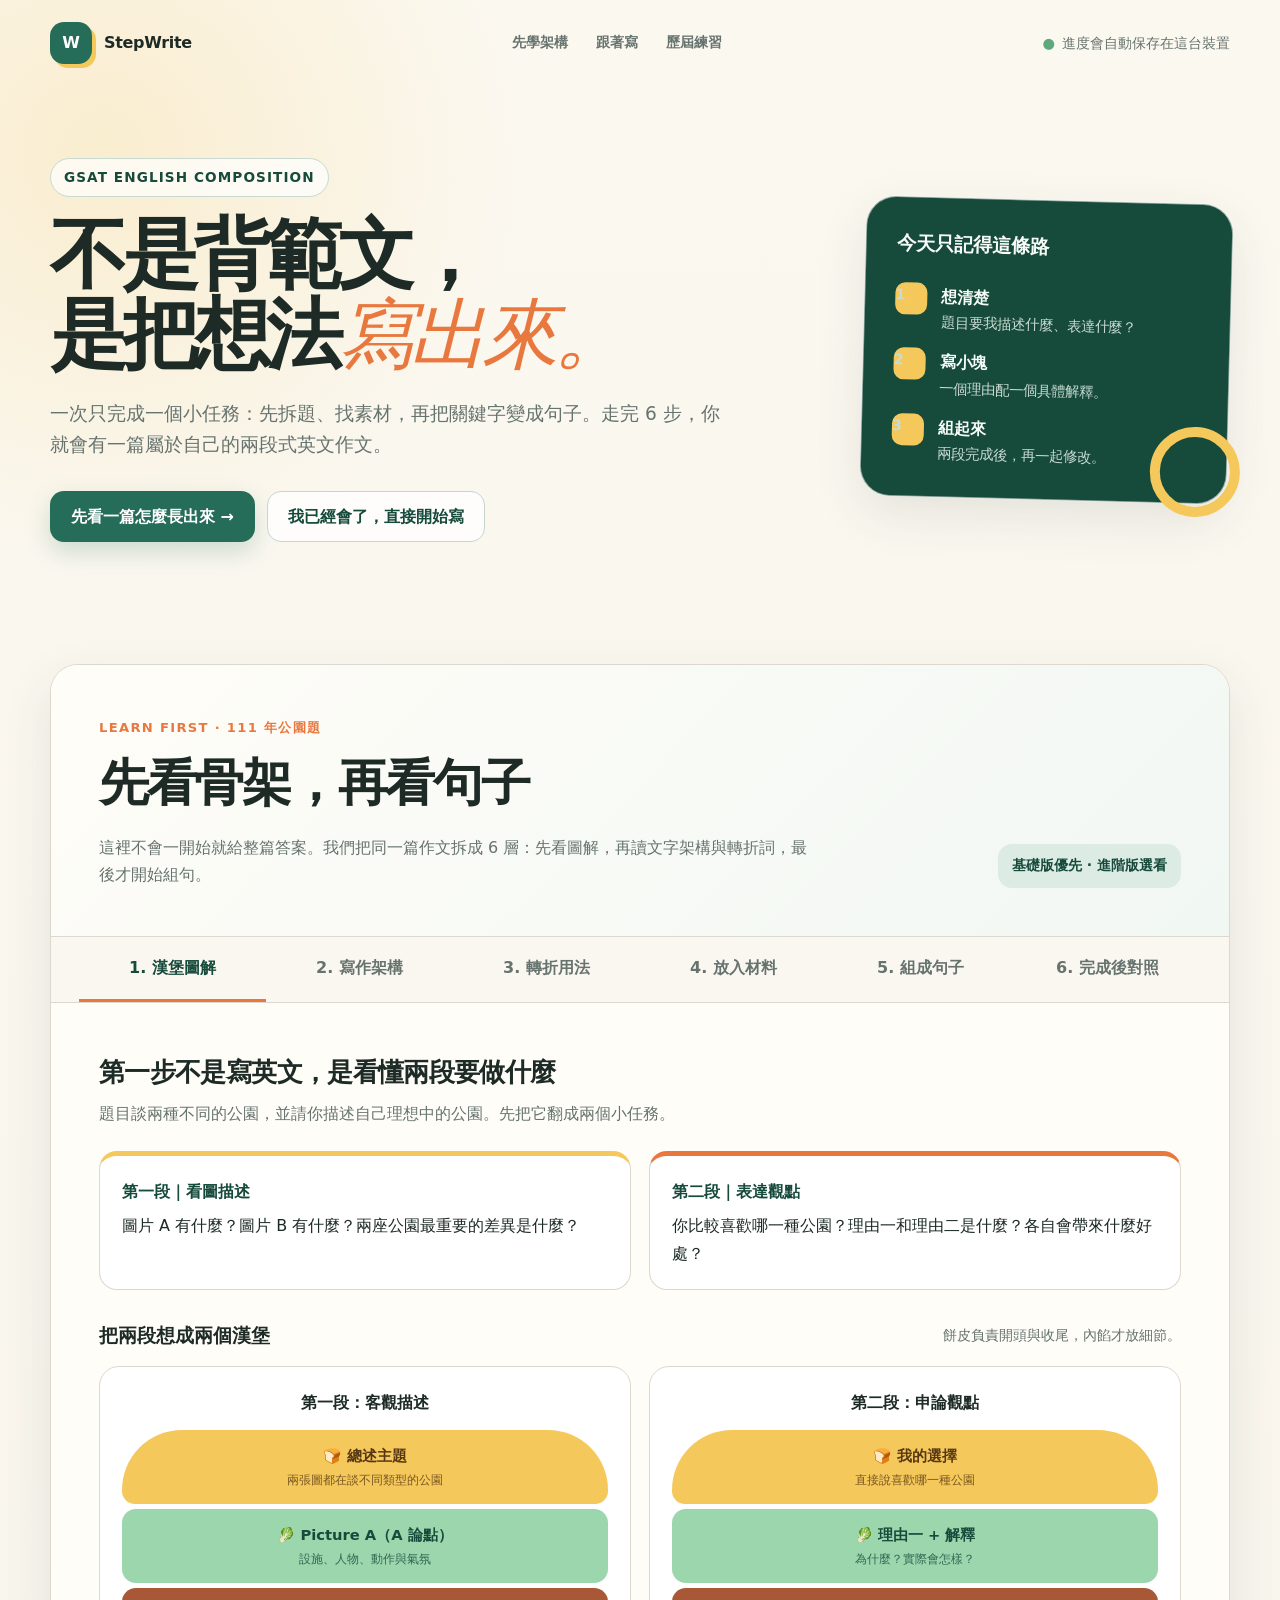
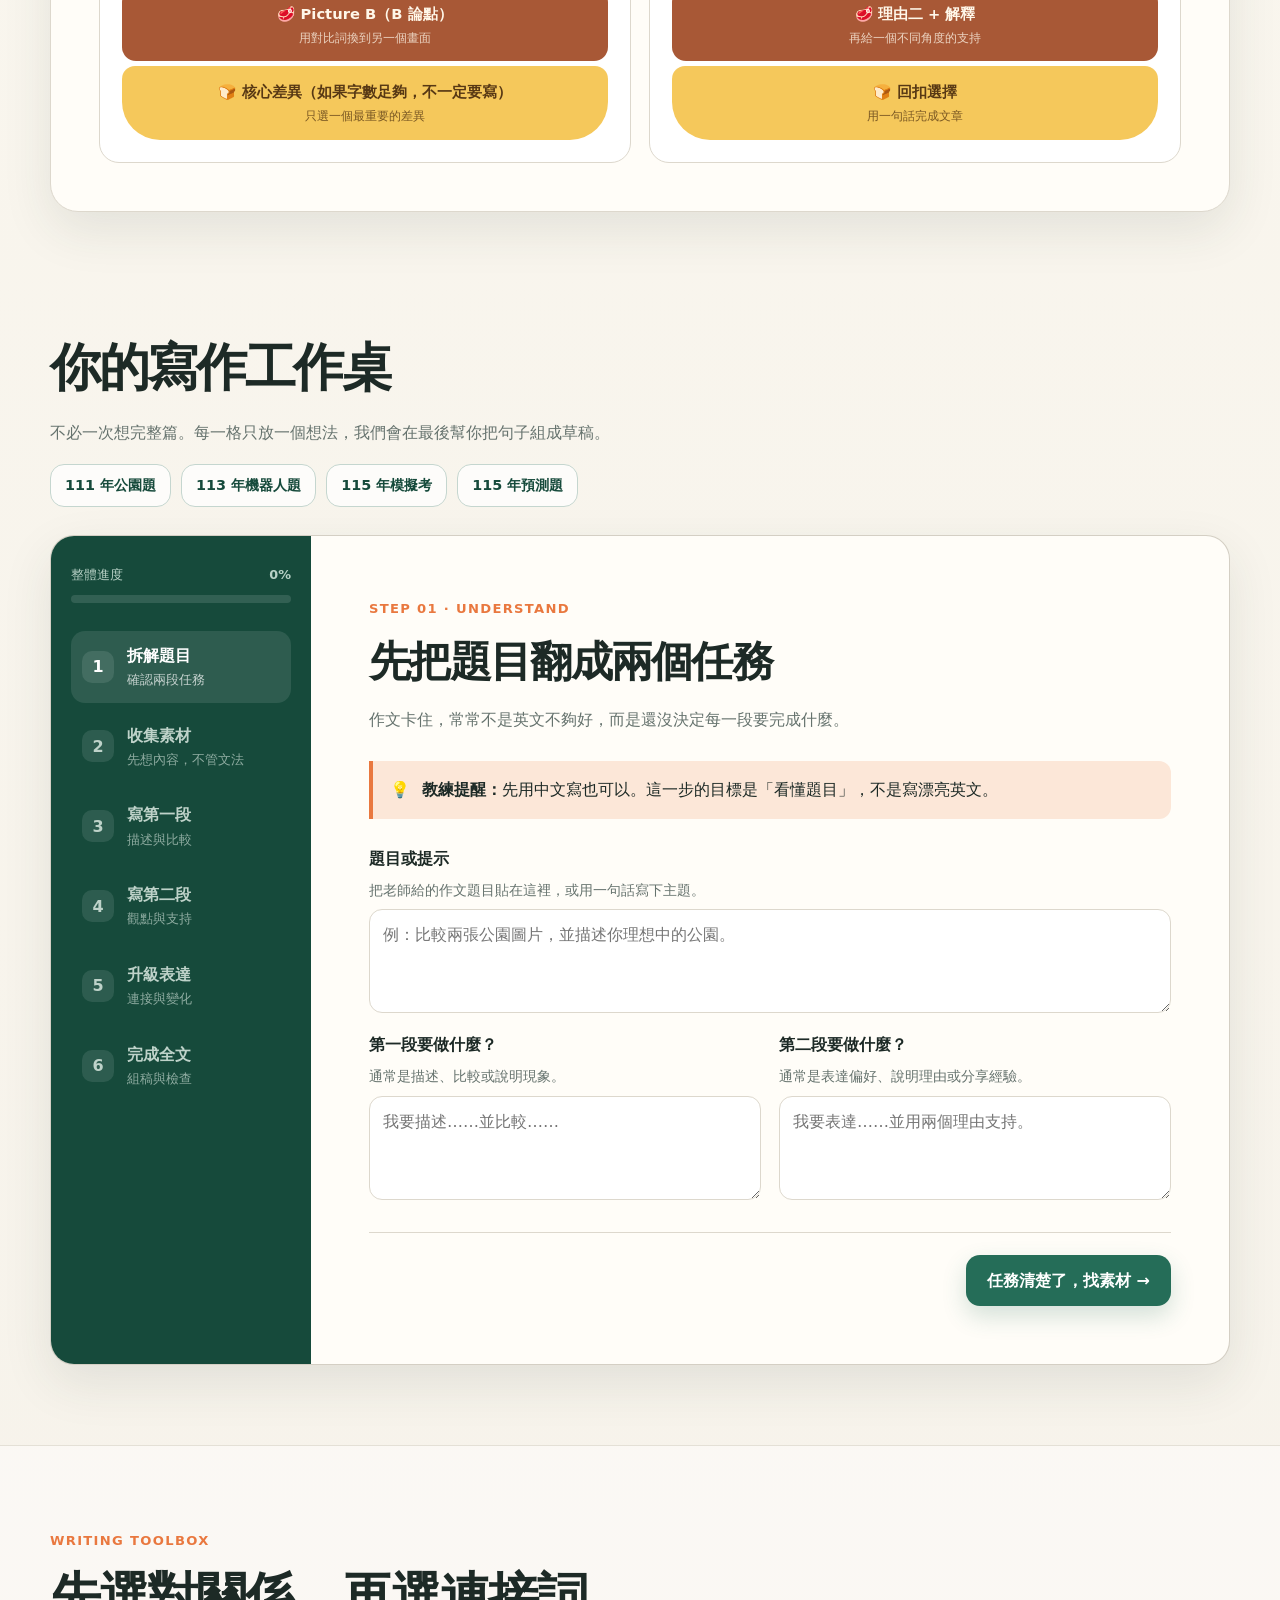
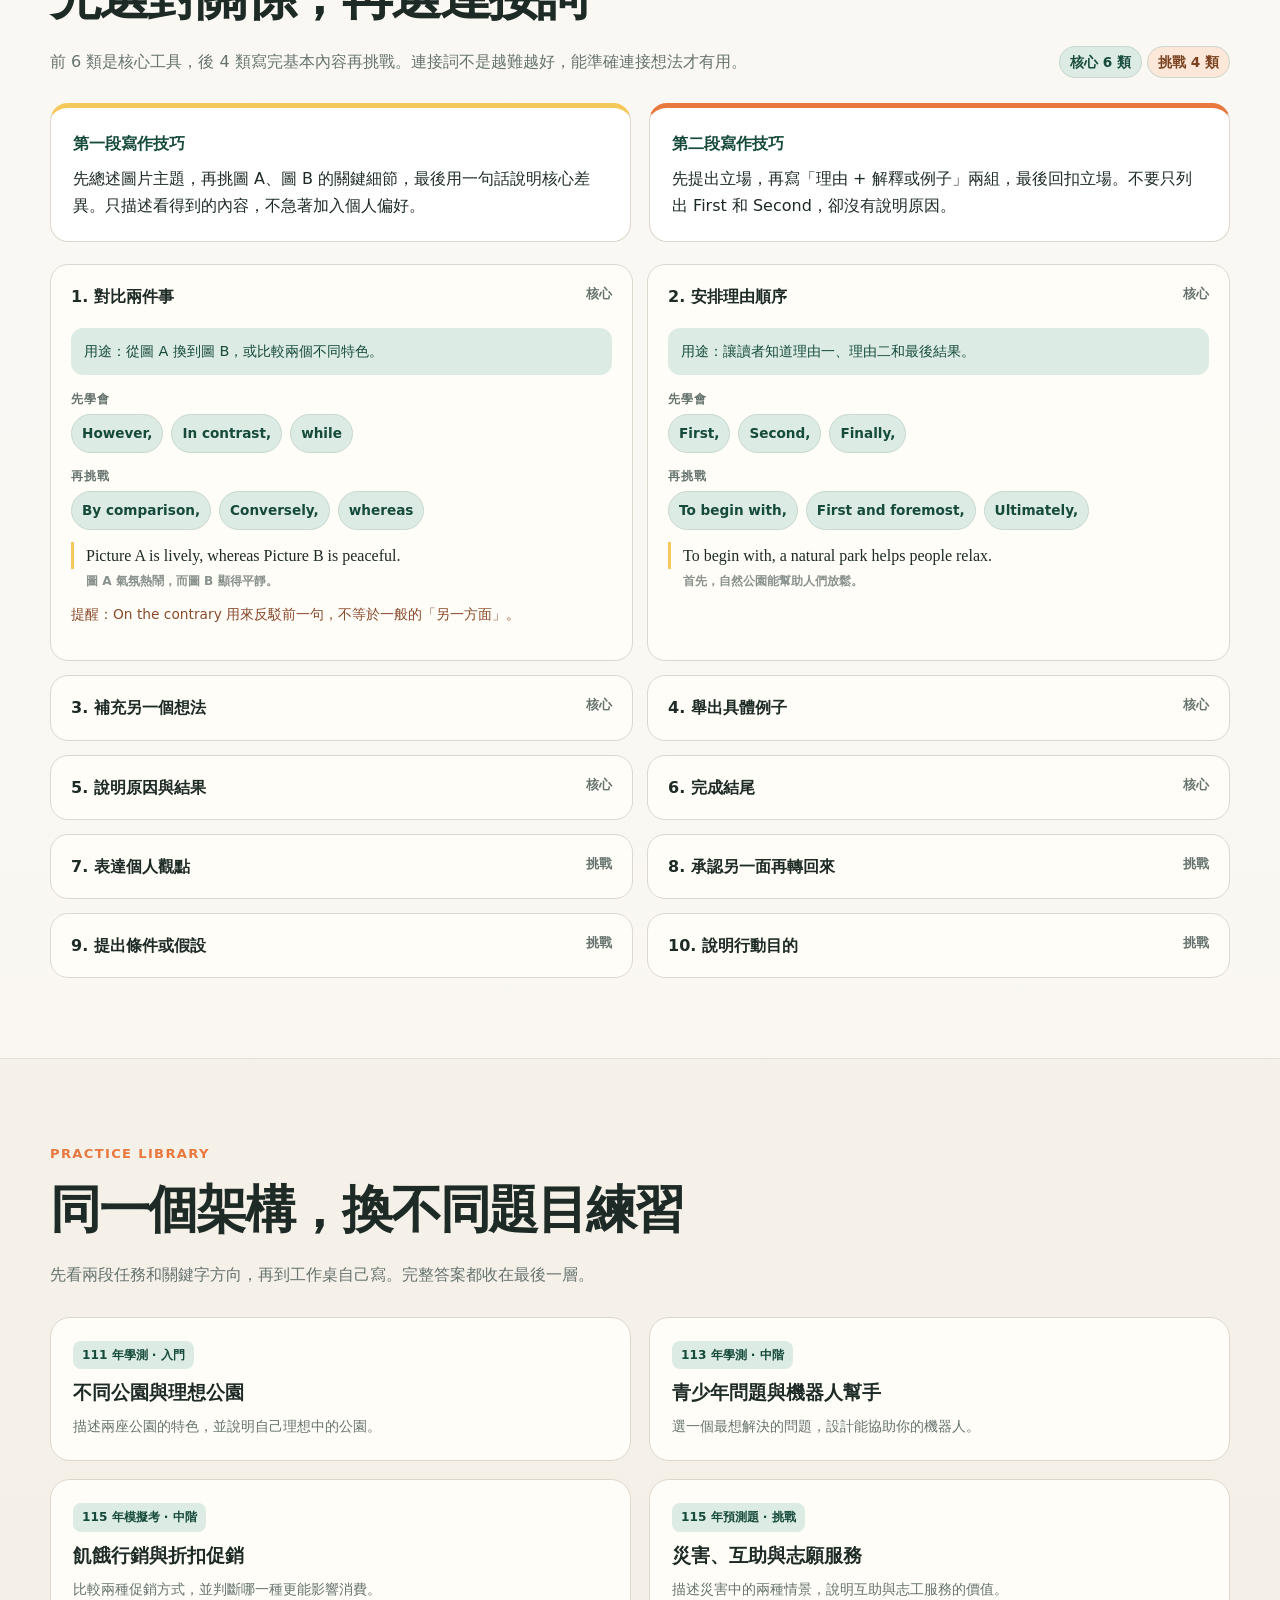
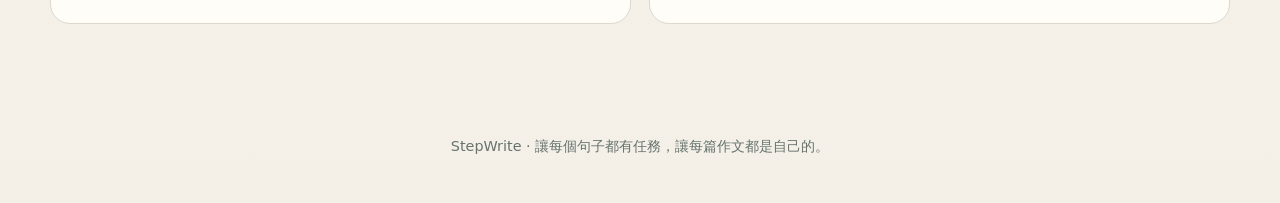
<file: StepWrite-GSAT-Writing-Workshop.html>
<!DOCTYPE html>
<html lang="zh-Hant">
<head>
  <meta charset="UTF-8">
  <meta name="viewport" content="width=device-width, initial-scale=1.0">
  <meta name="description" content="帶學生從拆題、收集素材、組句到完成兩段式學測英文作文的互動寫作工作坊。">
  <title>StepWrite｜學測英文作文工作坊</title>
  <style>
    :root {
      --ink: #1d2a26;
      --muted: #66736e;
      --paper: #fffdf8;
      --cream: #f5f0e6;
      --green: #256d58;
      --green-dark: #164a3b;
      --green-soft: #dcece5;
      --orange: #e9783f;
      --orange-soft: #fce7d8;
      --yellow: #f5c85b;
      --line: #ddd8cd;
      --white: #ffffff;
      --shadow: 0 18px 50px rgba(38, 57, 49, .10);
      --radius: 24px;
    }

    * { box-sizing: border-box; }
    html { scroll-behavior: smooth; }
    body {
      margin: 0;
      color: var(--ink);
      background:
        radial-gradient(circle at 8% 3%, rgba(245, 200, 91, .22), transparent 26rem),
        linear-gradient(180deg, #fbf8f0 0%, #f4f0e8 100%);
      font-family: Inter, "Noto Sans TC", "Microsoft JhengHei", system-ui, sans-serif;
      line-height: 1.7;
    }
    button, input, textarea { font: inherit; }
    button { cursor: pointer; }
    a { color: inherit; }
    .shell { width: min(1180px, calc(100% - 32px)); margin: 0 auto; }
    .topbar {
      display: flex;
      justify-content: space-between;
      align-items: center;
      padding: 22px 0;
    }
    .brand { display: flex; align-items: center; gap: 12px; font-weight: 900; letter-spacing: -.02em; }
    .brand-mark {
      display: grid;
      place-items: center;
      width: 42px;
      height: 42px;
      border-radius: 14px;
      color: var(--white);
      background: var(--green);
      box-shadow: 4px 4px 0 var(--yellow);
    }
    .save-status { color: var(--muted); font-size: .9rem; }
    .save-status::before { content: "●"; color: #5baa7d; margin-right: 7px; }
    .hero {
      display: grid;
      grid-template-columns: minmax(0, 1.35fr) minmax(290px, .65fr);
      gap: 50px;
      align-items: center;
      padding: 72px 0 92px;
    }
    .eyebrow {
      display: inline-flex;
      align-items: center;
      gap: 8px;
      margin-bottom: 18px;
      padding: 7px 13px;
      border: 1px solid #c8d9d1;
      border-radius: 999px;
      color: var(--green-dark);
      background: rgba(255, 255, 255, .7);
      font-size: .85rem;
      font-weight: 800;
      letter-spacing: .08em;
    }
    h1, h2, h3, p { margin-top: 0; }
    h1 {
      max-width: 780px;
      margin-bottom: 22px;
      font-size: clamp(2.75rem, 6vw, 5.65rem);
      line-height: 1.04;
      letter-spacing: -.065em;
    }
    h1 em { color: var(--orange); font-family: Georgia, serif; font-weight: 500; }
    .hero-copy { max-width: 680px; color: var(--muted); font-size: 1.16rem; }
    .hero-actions { display: flex; flex-wrap: wrap; gap: 12px; margin-top: 30px; }
    .btn {
      display: inline-flex;
      justify-content: center;
      align-items: center;
      gap: 8px;
      min-height: 48px;
      padding: 11px 20px;
      border: 1px solid transparent;
      border-radius: 14px;
      font-weight: 800;
      text-decoration: none;
      transition: transform .2s ease, box-shadow .2s ease, background .2s ease;
    }
    .btn:hover { transform: translateY(-2px); }
    .btn-primary { color: var(--white); background: var(--green); box-shadow: 0 10px 24px rgba(37, 109, 88, .2); }
    .btn-primary:hover { background: var(--green-dark); }
    .btn-secondary { color: var(--green-dark); border-color: #c5d6cf; background: rgba(255, 255, 255, .75); }
    .btn-small { min-height: 40px; padding: 8px 14px; font-size: .9rem; }
    .btn-quiet { color: var(--muted); border-color: var(--line); background: transparent; }
    .method-card {
      position: relative;
      padding: 30px;
      border: 1px solid rgba(255, 255, 255, .55);
      border-radius: 30px;
      color: #f7fbf8;
      background: var(--green-dark);
      box-shadow: var(--shadow);
      transform: rotate(1.5deg);
    }
    .method-card::after {
      content: "";
      position: absolute;
      right: -14px;
      bottom: -14px;
      width: 70px;
      height: 70px;
      border: 10px solid var(--yellow);
      border-radius: 50%;
      z-index: -1;
    }
    .method-card h2 { font-size: 1.2rem; }
    .method-flow { display: grid; gap: 14px; margin-top: 22px; }
    .method-row { display: grid; grid-template-columns: 34px 1fr; gap: 12px; align-items: start; }
    .method-number {
      display: grid;
      place-items: center;
      width: 32px;
      height: 32px;
      border-radius: 10px;
      color: var(--green-dark);
      background: var(--yellow);
      font-weight: 900;
    }
    .method-row strong, .method-row span { display: block; }
    .method-row span { color: #c8dbd2; font-size: .9rem; }
    .workspace { padding: 24px 0 80px; }
    .section-heading { max-width: 720px; margin-bottom: 28px; }
    .section-heading h2 { margin-bottom: 8px; font-size: clamp(2rem, 4vw, 3.2rem); letter-spacing: -.045em; }
    .section-heading p { color: var(--muted); }
    .app {
      display: grid;
      grid-template-columns: 260px minmax(0, 1fr);
      min-height: 720px;
      overflow: hidden;
      border: 1px solid rgba(205, 199, 187, .85);
      border-radius: var(--radius);
      background: var(--paper);
      box-shadow: var(--shadow);
    }
    .sidebar { padding: 28px 20px; color: var(--white); background: var(--green-dark); }
    .progress-label { display: flex; justify-content: space-between; font-size: .8rem; color: #b8d1c6; }
    .progress-track { height: 8px; margin: 9px 0 28px; overflow: hidden; border-radius: 99px; background: rgba(255, 255, 255, .12); }
    .progress-fill { width: 0; height: 100%; border-radius: inherit; background: var(--yellow); transition: width .3s ease; }
    .steps { display: grid; gap: 8px; }
    .step-link {
      display: grid;
      grid-template-columns: 34px 1fr;
      gap: 11px;
      align-items: center;
      width: 100%;
      padding: 11px;
      border: 0;
      border-radius: 14px;
      color: #bed2c9;
      text-align: left;
      background: transparent;
    }
    .step-link:hover, .step-link.active { color: var(--white); background: rgba(255, 255, 255, .1); }
    .step-link.done .step-num { color: var(--green-dark); background: #8dd2ae; }
    .step-num { display: grid; place-items: center; width: 32px; height: 32px; border-radius: 10px; background: rgba(255, 255, 255, .1); font-weight: 900; }
    .step-link strong, .step-link small { display: block; }
    .step-link small { color: inherit; opacity: .72; }
    .content { padding: clamp(26px, 5vw, 58px); }
    .step-panel { display: none; animation: reveal .28s ease; }
    .step-panel.active { display: block; }
    @keyframes reveal { from { opacity: 0; transform: translateY(7px); } to { opacity: 1; transform: translateY(0); } }
    .step-kicker { color: var(--orange); font-weight: 900; font-size: .82rem; letter-spacing: .1em; }
    .step-panel h2 { margin: 5px 0 8px; font-size: clamp(1.8rem, 4vw, 2.65rem); letter-spacing: -.04em; }
    .lead { max-width: 720px; margin-bottom: 28px; color: var(--muted); }
    .coach-note {
      display: flex;
      gap: 12px;
      margin-bottom: 26px;
      padding: 15px 17px;
      border-left: 4px solid var(--orange);
      border-radius: 0 12px 12px 0;
      background: var(--orange-soft);
    }
    .coach-note span { flex: 0 0 auto; }
    .form-grid { display: grid; grid-template-columns: repeat(2, minmax(0, 1fr)); gap: 18px; }
    .field { display: grid; gap: 7px; }
    .field.full { grid-column: 1 / -1; }
    label { font-weight: 850; }
    .hint { color: var(--muted); font-size: .86rem; font-weight: 500; }
    input, textarea {
      width: 100%;
      border: 1px solid var(--line);
      border-radius: 13px;
      color: var(--ink);
      background: var(--white);
      outline: none;
      transition: border-color .2s ease, box-shadow .2s ease;
    }
    input { min-height: 48px; padding: 11px 13px; }
    textarea { min-height: 104px; padding: 12px 13px; resize: vertical; line-height: 1.65; }
    input:focus, textarea:focus { border-color: var(--green); box-shadow: 0 0 0 4px rgba(37, 109, 88, .1); }
    .material-card, .sentence-card, .check-card {
      padding: 20px;
      border: 1px solid var(--line);
      border-radius: 18px;
      background: var(--white);
    }
    .material-card h3, .sentence-card h3 { margin-bottom: 4px; font-size: 1.05rem; }
    .material-card.a { border-top: 5px solid var(--yellow); }
    .material-card.b { border-top: 5px solid var(--green); }
    .material-list { display: grid; gap: 11px; margin-top: 16px; }
    .split-title { display: flex; justify-content: space-between; gap: 14px; align-items: center; margin: 30px 0 14px; }
    .split-title h3 { margin: 0; }
    .sentence-stack { display: grid; gap: 14px; }
    .sentence-card { display: grid; grid-template-columns: 42px minmax(0, 1fr); gap: 14px; }
    .sentence-tag { display: grid; place-items: center; width: 40px; height: 40px; border-radius: 12px; color: var(--green-dark); background: var(--green-soft); font-weight: 900; }
    .sentence-card textarea { min-height: 82px; margin-top: 10px; }
    .sentence-help { color: var(--muted); font-size: .88rem; }
    .phrase-groups { display: grid; grid-template-columns: repeat(2, minmax(0, 1fr)); gap: 16px; }
    .phrase-group { padding: 18px; border: 1px solid var(--line); border-radius: 17px; background: var(--white); }
    .phrase-group h3 { margin-bottom: 11px; font-size: 1rem; }
    .chips { display: flex; flex-wrap: wrap; gap: 8px; }
    .chip { padding: 7px 10px; border: 1px solid #c9d8d1; border-radius: 999px; color: var(--green-dark); background: var(--green-soft); font-size: .85rem; font-weight: 750; }
    .upgrade-table { width: 100%; margin-top: 24px; border-collapse: collapse; overflow: hidden; border-radius: 14px; font-size: .93rem; }
    .upgrade-table th, .upgrade-table td { padding: 13px; border-bottom: 1px solid var(--line); text-align: left; vertical-align: top; }
    .upgrade-table th { color: var(--green-dark); background: var(--green-soft); }
    .check-grid { display: grid; grid-template-columns: repeat(2, minmax(0, 1fr)); gap: 12px; margin-top: 18px; }
    .check-card { display: flex; gap: 11px; align-items: flex-start; }
    .check-card input { width: 20px; min-height: auto; height: 20px; margin-top: 3px; accent-color: var(--green); }
    .check-card label { font-size: .94rem; }
    .draft-wrap { display: grid; grid-template-columns: minmax(0, 1.5fr) minmax(220px, .5fr); gap: 20px; }
    .final-draft { min-height: 420px; font-family: Georgia, "Times New Roman", serif; font-size: 1.08rem; line-height: 1.9; }
    .metrics { display: grid; gap: 12px; align-content: start; }
    .metric { padding: 15px; border: 1px solid var(--line); border-radius: 15px; background: var(--white); }
    .metric strong { display: block; font-size: 1.7rem; line-height: 1.15; }
    .metric span { color: var(--muted); font-size: .84rem; }
    .feedback { margin: 0; padding-left: 20px; color: var(--muted); font-size: .9rem; }
    .feedback li { margin: 6px 0; }
    .feedback .ok { color: var(--green); }
    .step-actions { display: flex; justify-content: space-between; gap: 12px; margin-top: 32px; padding-top: 22px; border-top: 1px solid var(--line); }
    .reference { padding: 80px 0; }
    .reference-grid { display: grid; grid-template-columns: .75fr 1.25fr; gap: 36px; align-items: start; }
    .reference details { margin-bottom: 12px; border: 1px solid var(--line); border-radius: 16px; background: var(--paper); }
    .reference summary { padding: 17px 20px; font-weight: 850; cursor: pointer; }
    .reference details > div { padding: 0 20px 20px; color: var(--muted); }
    .model-essay { padding: 20px; border-radius: 16px; color: #f1f7f4; background: var(--green-dark); font-family: Georgia, "Times New Roman", serif; }
    .model-essay p:last-child { margin-bottom: 0; }
    footer { padding: 30px 0 44px; color: var(--muted); text-align: center; font-size: .9rem; }
    .toast {
      position: fixed;
      right: 20px;
      bottom: 20px;
      z-index: 10;
      padding: 11px 15px;
      border-radius: 12px;
      color: var(--white);
      background: var(--green-dark);
      box-shadow: var(--shadow);
      opacity: 0;
      pointer-events: none;
      transform: translateY(10px);
      transition: .2s ease;
    }
    .toast.show { opacity: 1; transform: translateY(0); }
    .top-links { display: flex; gap: 8px; }
    .top-links a { padding: 7px 10px; border-radius: 10px; color: var(--muted); text-decoration: none; font-size: .87rem; font-weight: 800; }
    .top-links a:hover { color: var(--green-dark); background: var(--green-soft); }
    .learning { padding: 30px 0 88px; }
    .learning-shell { overflow: hidden; border: 1px solid var(--line); border-radius: 28px; background: var(--paper); box-shadow: var(--shadow); }
    .learning-head { display: grid; grid-template-columns: 1fr auto; gap: 20px; align-items: end; padding: clamp(26px, 5vw, 48px); border-bottom: 1px solid var(--line); background: linear-gradient(135deg, #fffdf8, #f1f7f3); }
    .learning-head h2 { max-width: 720px; margin-bottom: 8px; font-size: clamp(2rem, 4vw, 3.15rem); letter-spacing: -.045em; }
    .learning-head p { max-width: 720px; margin-bottom: 0; color: var(--muted); }
    .level-note { padding: 10px 14px; border-radius: 14px; color: var(--green-dark); background: var(--green-soft); font-size: .88rem; font-weight: 850; white-space: nowrap; }
    .lesson-tabs { display: grid; grid-template-columns: repeat(6, 1fr); padding: 0 28px; border-bottom: 1px solid var(--line); background: #faf7f0; }
    .lesson-tab { padding: 17px 10px; border: 0; border-bottom: 3px solid transparent; color: var(--muted); background: transparent; font-weight: 850; }
    .lesson-tab.active { color: var(--green-dark); border-color: var(--orange); }
    .lesson-panel { display: none; padding: clamp(26px, 5vw, 48px); }
    .lesson-panel.active { display: block; animation: reveal .28s ease; }
    .lesson-panel > h3 { margin-bottom: 6px; font-size: 1.6rem; letter-spacing: -.025em; }
    .lesson-intro { max-width: 760px; margin-bottom: 24px; color: var(--muted); }
    .task-grid, .burger-grid, .idea-grid { display: grid; grid-template-columns: repeat(2, minmax(0, 1fr)); gap: 18px; }
    .task-card { padding: 22px; border-radius: 18px; background: var(--white); border: 1px solid var(--line); }
    .task-card:first-child { border-top: 5px solid var(--yellow); }
    .task-card:last-child { border-top: 5px solid var(--orange); }
    .task-card strong { display: block; margin-bottom: 7px; color: var(--green-dark); }
    .burger { padding: 22px; border: 1px solid var(--line); border-radius: 20px; background: var(--white); }
    .burger h4 { text-align: center; margin: 0 0 14px; }
    .burger-stack { display: grid; gap: 5px; }
    .burger-layer { padding: 13px 16px; text-align: center; font-size: .92rem; font-weight: 800; }
    .burger-layer small { display: block; margin-top: 2px; font-weight: 550; opacity: .78; }
    .bun-top { border-radius: 60px 60px 13px 13px; color: #573814; background: var(--yellow); }
    .lettuce { border-radius: 14px; color: #164a3b; background: #9bd6ad; }
    .filling { border-radius: 14px; color: #fff7e9; background: #a85836; }
    .bun-bottom { border-radius: 13px 13px 38px 38px; color: #573814; background: var(--yellow); }
    .idea-card { padding: 18px; border: 1px solid var(--line); border-radius: 17px; background: var(--white); }
    .idea-card .role { display: inline-block; margin-bottom: 8px; padding: 4px 8px; border-radius: 8px; color: var(--green-dark); background: var(--green-soft); font-size: .76rem; font-weight: 900; }
    .keyword-pair { display: grid; gap: 8px; }
    .keyword-row { display: grid; grid-template-columns: 38px minmax(0, 1fr); gap: 8px; align-items: start; }
    .keyword-row + .keyword-row { padding-top: 8px; border-top: 1px dashed var(--line); }
    .language-tag { padding: 3px 5px; border-radius: 6px; color: #68716d; background: #eef1ef; font-size: .66rem; font-weight: 900; text-align: center; }
    .keyword-row .keyword { margin: 0; color: var(--orange); font-weight: 850; line-height: 1.55; }
    .keyword-row.zh { color: #727c77; font-size: .84rem; line-height: 1.55; }
    .sentence-ladder { display: grid; gap: 12px; }
    .ladder-row { display: grid; grid-template-columns: 100px minmax(0, 1fr); gap: 15px; align-items: start; padding: 16px; border: 1px solid var(--line); border-radius: 15px; background: var(--white); }
    .ladder-row strong { color: var(--green-dark); }
    .ladder-row p { margin: 0; font-family: Georgia, "Times New Roman", serif; }
    .answer-reveal { margin-top: 16px; border: 1px solid #c9d8d1; border-radius: 17px; background: var(--white); }
    .answer-reveal summary { padding: 16px 18px; color: var(--green-dark); font-weight: 900; cursor: pointer; }
    .answer-reveal > div { padding: 0 18px 18px; }
    .answer-reveal[open] summary { border-bottom: 1px solid var(--line); margin-bottom: 18px; }
    .model-block { padding: 20px; border-radius: 15px; color: #eff8f3; background: var(--green-dark); }
    .model-block p { font-family: Georgia, "Times New Roman", serif; }
    .model-block p:last-child { margin-bottom: 0; }
    .answer-key { display: flex; flex-wrap: wrap; gap: 8px; margin-bottom: 14px; }
    .answer-key-item { display: inline-flex; gap: 7px; align-items: center; padding: 6px 10px; border: 1px solid rgba(27, 65, 53, .12); border-radius: 999px; color: var(--ink); background: #fff; font-size: .78rem; font-weight: 850; }
    .answer-key-item::before { width: 13px; height: 13px; border-radius: 4px; background: var(--key-color); content: ""; box-shadow: inset 0 -2px 0 rgba(0, 0, 0, .1); }
    .answer-key-item.key-top { --key-color: #f9d567; }
    .answer-key-item.key-first { --key-color: #9fddb1; }
    .answer-key-item.key-second { --key-color: #f3a47f; }
    .answer-key-item.key-bottom { --key-color: #b9c9f4; }
    .model-block.annotated-model { border: 1px solid #d6e1dc; color: var(--ink); background: #fbfdfc; }
    .annotated-model .answer-paragraph { margin-bottom: 18px; line-height: 2.25; }
    .annotated-model .answer-paragraph:last-child { margin-bottom: 0; }
    .answer-part { display: block; padding: .42em .55em .5em; border-radius: .5em; }
    .answer-part + .answer-part { margin-top: 8px; }
    .answer-part.part-top { background: rgba(249, 213, 103, .48); box-shadow: inset 0 -2px 0 rgba(207, 151, 0, .26); }
    .answer-part.part-first { background: rgba(159, 221, 177, .46); box-shadow: inset 0 -2px 0 rgba(39, 139, 85, .24); }
    .answer-part.part-second { background: rgba(243, 164, 127, .42); box-shadow: inset 0 -2px 0 rgba(179, 74, 40, .22); }
    .answer-part.part-bottom { background: rgba(185, 201, 244, .48); box-shadow: inset 0 -2px 0 rgba(72, 90, 174, .2); }
    .answer-label { display: inline-flex; margin-right: .45em; padding: 3px 7px; border-radius: 7px; color: #17352c; background: rgba(255, 255, 255, .72); font-family: system-ui, -apple-system, BlinkMacSystemFont, "Segoe UI", sans-serif; font-size: .7rem; font-weight: 900; line-height: 1.2; vertical-align: .12em; white-space: nowrap; }
    .answer-part .sentence-translation { margin: 2px 0 0; color: #707975; }
    .advanced-model { display: grid; gap: 22px; }
    .advanced-paragraph { display: grid; gap: 8px; }
    .advanced-paragraph-title { display: flex; gap: 9px; align-items: center; margin: 0 0 2px; color: var(--green-dark); font-size: 1rem; }
    .advanced-paragraph-title span { padding: 4px 9px; border-radius: 999px; color: var(--white); background: var(--green-dark); font-size: .72rem; letter-spacing: .04em; }
    .advanced-english { margin: 0; font-family: Georgia, "Times New Roman", serif; line-height: 1.75; }
    .answer-part .function-note { display: block; margin-top: 3px; color: #986f58; font-family: system-ui, -apple-system, BlinkMacSystemFont, "Segoe UI", sans-serif; font-size: .72rem; font-weight: 650; line-height: 1.5; }
    .sentence-pair p { margin: 0; }
    .sentence-note { margin-top: 6px; color: var(--muted); font-size: .86rem; }
    .outline-grid { display: grid; grid-template-columns: repeat(2, minmax(0, 1fr)); gap: 18px; }
    .outline-card { padding: 22px; border: 1px solid var(--line); border-radius: 20px; background: var(--white); }
    .outline-card:first-child { border-top: 5px solid var(--yellow); }
    .outline-card:last-child { border-top: 5px solid var(--orange); }
    .outline-card h4 { margin: 0 0 5px; font-size: 1.18rem; }
    .outline-goal { margin-bottom: 18px; color: var(--muted); font-size: .92rem; }
    .outline-steps { display: grid; gap: 12px; }
    .outline-step { padding: 13px 14px; border-radius: 13px; background: #faf8f2; }
    .outline-step strong { display: block; margin-bottom: 3px; color: var(--green-dark); }
    .outline-example { display: block; margin-top: 7px; color: var(--orange); font-family: Georgia, "Times New Roman", serif; font-size: .88rem; }
    .sentence-translation { display: block; margin-top: 3px; color: #8a928e; font-family: system-ui, -apple-system, BlinkMacSystemFont, "Segoe UI", sans-serif; font-size: .76rem; font-style: normal; font-weight: 600; line-height: 1.55; }
    .optional { color: var(--muted); font-size: .78rem; font-weight: 750; }
    .connector-grid { display: grid; grid-template-columns: repeat(2, minmax(0, 1fr)); gap: 18px; }
    .connector-card { padding: 22px; border: 1px solid var(--line); border-radius: 20px; background: var(--white); }
    .connector-card h4 { margin: 0 0 5px; }
    .connector-card > p { color: var(--muted); font-size: .9rem; }
    .connector-flow { display: grid; gap: 9px; margin-top: 16px; }
    .connector-stage { display: grid; grid-template-columns: 92px minmax(0, 1fr); gap: 12px; align-items: start; padding: 12px; border-radius: 12px; background: #faf8f2; }
    .connector-stage strong { color: var(--green-dark); font-size: .88rem; }
    .connector-stage .chips { gap: 6px; }
    .connector-stage .chip { padding: 5px 8px; font-size: .78rem; }
    .connector-rule { margin-top: 18px; padding: 14px 16px; border-left: 4px solid var(--yellow); border-radius: 0 12px 12px 0; background: #fff8df; font-size: .9rem; }
    .example-chip { cursor: pointer; }
    .example-chip:hover, .example-chip:focus-visible { color: var(--white); background: var(--green); outline: none; }
    .example-chip.active { color: var(--white); border-color: var(--green-dark); background: var(--green-dark); box-shadow: 0 3px 0 rgba(22, 74, 59, .18); }
    .connector-example { margin-left: 3px; font-family: Georgia, "Times New Roman", serif; }
    .connector-rule .sentence-translation { margin-top: 6px; }
    .resource-section { padding: 80px 0; }
    .resource-section.alt { background: rgba(255, 255, 255, .42); border-block: 1px solid rgba(221, 216, 205, .75); }
    .resource-head { display: flex; justify-content: space-between; gap: 22px; align-items: end; margin-bottom: 28px; }
    .resource-head .section-heading { margin-bottom: 0; }
    .resource-head .section-heading p { margin-bottom: 0; }
    .tool-grid { display: grid; grid-template-columns: repeat(2, minmax(0, 1fr)); gap: 14px; }
    .tool-card { border: 1px solid var(--line); border-radius: 18px; background: var(--paper); overflow: hidden; }
    .tool-card summary { display: flex; justify-content: space-between; gap: 15px; padding: 18px 20px; font-weight: 900; cursor: pointer; }
    .tool-card summary span { color: var(--muted); font-size: .82rem; font-weight: 700; }
    .tool-body { padding: 0 20px 20px; }
    .tool-use { margin-bottom: 13px; padding: 11px 13px; border-radius: 12px; color: var(--green-dark); background: var(--green-soft); font-size: .9rem; }
    .phrase-level { margin: 12px 0 5px; color: var(--muted); font-size: .78rem; font-weight: 900; letter-spacing: .08em; }
    .example { margin: 12px 0 0; padding-left: 12px; border-left: 3px solid var(--yellow); font-family: Georgia, "Times New Roman", serif; }
    .example + .sentence-translation { margin: 3px 0 0; padding-left: 15px; }
    .warning { margin-top: 12px; color: #8a4a2c; font-size: .86rem; }
    .topic-grid { display: grid; grid-template-columns: repeat(2, minmax(0, 1fr)); gap: 18px; }
    .topic-card { border: 1px solid var(--line); border-radius: 20px; background: var(--paper); overflow: hidden; }
    .topic-card > summary { padding: 22px; cursor: pointer; list-style: none; }
    .topic-card > summary::-webkit-details-marker { display: none; }
    .topic-year { display: inline-block; margin-bottom: 8px; padding: 4px 9px; border-radius: 8px; color: var(--green-dark); background: var(--green-soft); font-size: .76rem; font-weight: 900; }
    .topic-card h3 { margin: 0 0 5px; }
    .topic-card > summary p { margin: 0; color: var(--muted); font-size: .9rem; }
    .topic-content { padding: 0 22px 22px; border-top: 1px solid var(--line); }
    .topic-steps { display: grid; gap: 10px; margin: 18px 0; }
    .topic-step { padding: 13px 14px; border-radius: 12px; background: var(--white); }
    .topic-step strong { color: var(--green-dark); }
    .bilingual { display: grid; gap: 12px; }
    .bilingual-row { padding-bottom: 12px; border-bottom: 1px dashed var(--line); }
    .bilingual-row p { margin-bottom: 4px; }
    .bilingual-row .zh { color: #858e89; font-size: .8rem; }
    .bilingual-row .function-note { color: #9a765f; font-size: .76rem; }
    .upgrade-table .sentence-translation { margin-top: 4px; }
    .topic-actions { display: flex; flex-wrap: wrap; gap: 10px; margin-top: 18px; }
    .core-badge { color: var(--green-dark); background: var(--green-soft); }
    .challenge-badge { color: #79411f; background: var(--orange-soft); }

    @media (max-width: 900px) {
      .hero, .reference-grid, .learning-head { grid-template-columns: 1fr; }
      .hero { padding-top: 45px; }
      .method-card { max-width: 520px; transform: none; }
      .app { grid-template-columns: 1fr; }
      .sidebar { padding: 18px; }
      .steps { grid-template-columns: repeat(6, minmax(86px, 1fr)); overflow-x: auto; padding-bottom: 5px; }
      .step-link { grid-template-columns: 30px 1fr; padding: 8px; }
      .step-link small { display: none; }
      .progress-track { margin-bottom: 16px; }
      .draft-wrap { grid-template-columns: 1fr; }
      .metrics { grid-template-columns: repeat(3, 1fr); }
      .level-note { justify-self: start; }
    }
    @media (max-width: 640px) {
      .shell { width: min(100% - 20px, 1180px); }
      .topbar { padding: 15px 0; }
      .save-status { font-size: .76rem; }
      .hero { gap: 30px; padding: 34px 4px 60px; }
      h1 { font-size: 2.8rem; }
      .content { padding: 26px 18px; }
      .form-grid, .phrase-groups, .check-grid, .task-grid, .burger-grid, .idea-grid, .tool-grid, .topic-grid, .outline-grid, .connector-grid { grid-template-columns: 1fr; }
      .field.full { grid-column: auto; }
      .sentence-card { grid-template-columns: 1fr; }
      .split-title { align-items: flex-start; flex-direction: column; }
      .metrics { grid-template-columns: 1fr; }
      .step-actions { flex-direction: column-reverse; }
      .step-actions .btn { width: 100%; }
      .upgrade-table { display: block; overflow-x: auto; }
      .top-links { display: none; }
      .lesson-tabs { grid-template-columns: repeat(6, minmax(130px, 1fr)); overflow-x: auto; padding: 0 12px; }
      .ladder-row { grid-template-columns: 1fr; gap: 4px; }
      .connector-stage { grid-template-columns: 1fr; gap: 5px; }
      .resource-head { align-items: flex-start; flex-direction: column; }
    }
  </style>
</head>
<body>
  <header class="shell topbar">
    <div class="brand"><span class="brand-mark">W</span><span>StepWrite</span></div>
    <nav class="top-links" aria-label="主要內容">
      <a href="#learn">先學架構</a>
      <a href="#workshop">跟著寫</a>
      <a href="#topics">歷屆練習</a>
    </nav>
    <div class="save-status" id="saveStatus" aria-live="polite">進度會自動保存在這台裝置</div>
  </header>

  <main>
    <section class="shell hero">
      <div>
        <span class="eyebrow">GSAT ENGLISH COMPOSITION</span>
        <h1>不是背範文，<br>是把想法<em>寫出來。</em></h1>
        <p class="hero-copy">一次只完成一個小任務：先拆題、找素材，再把關鍵字變成句子。走完 6 步，你就會有一篇屬於自己的兩段式英文作文。</p>
        <div class="hero-actions">
          <a class="btn btn-primary" href="#learn">先看一篇怎麼長出來 →</a>
          <button class="btn btn-secondary" data-start>我已經會了，直接開始寫</button>
        </div>
      </div>
      <aside class="method-card" aria-label="寫作流程摘要">
        <h2>今天只記得這條路</h2>
        <div class="method-flow">
          <div class="method-row"><span class="method-number">1</span><div><strong>想清楚</strong><span>題目要我描述什麼、表達什麼？</span></div></div>
          <div class="method-row"><span class="method-number">2</span><div><strong>寫小塊</strong><span>一個理由配一個具體解釋。</span></div></div>
          <div class="method-row"><span class="method-number">3</span><div><strong>組起來</strong><span>兩段完成後，再一起修改。</span></div></div>
        </div>
      </aside>
    </section>

    <section class="shell learning" id="learn">
      <div class="learning-shell">
        <div class="learning-head">
          <div>
            <span class="step-kicker">LEARN FIRST · 111 年公園題</span>
            <h2>先看骨架，再看句子</h2>
            <p>這裡不會一開始就給整篇答案。我們把同一篇作文拆成 6 層：先看圖解，再讀文字架構與轉折詞，最後才開始組句。</p>
          </div>
          <span class="level-note">基礎版優先 · 進階版選看</span>
        </div>

        <div class="lesson-tabs" role="tablist" aria-label="公園題拆解層次">
          <button class="lesson-tab active" role="tab" aria-selected="true" data-lesson="0">1. 漢堡圖解</button>
          <button class="lesson-tab" role="tab" aria-selected="false" data-lesson="1">2. 寫作架構</button>
          <button class="lesson-tab" role="tab" aria-selected="false" data-lesson="2">3. 轉折用法</button>
          <button class="lesson-tab" role="tab" aria-selected="false" data-lesson="3">4. 放入材料</button>
          <button class="lesson-tab" role="tab" aria-selected="false" data-lesson="4">5. 組成句子</button>
          <button class="lesson-tab" role="tab" aria-selected="false" data-lesson="5">6. 完成後對照</button>
        </div>

        <section class="lesson-panel active" data-lesson-panel="0">
          <h3>第一步不是寫英文，是看懂兩段要做什麼</h3>
          <p class="lesson-intro">題目談兩種不同的公園，並請你描述自己理想中的公園。先把它翻成兩個小任務。</p>
          <div class="task-grid">
            <div class="task-card"><strong>第一段｜看圖描述</strong>圖片 A 有什麼？圖片 B 有什麼？兩座公園最重要的差異是什麼？</div>
            <div class="task-card"><strong>第二段｜表達觀點</strong>你比較喜歡哪一種公園？理由一和理由二是什麼？各自會帶來什麼好處？</div>
          </div>
          <div class="split-title"><h3>把兩段想成兩個漢堡</h3><span class="hint">餅皮負責開頭與收尾，內餡才放細節。</span></div>
          <div class="burger-grid">
            <div class="burger">
              <h4>第一段：客觀描述</h4>
              <div class="burger-stack">
                <div class="burger-layer bun-top">🍞 總述主題<small>兩張圖都在談不同類型的公園</small></div>
                <div class="burger-layer lettuce">🥬 Picture A（A 論點）<small>設施、人物、動作與氣氛</small></div>
                <div class="burger-layer filling">🥩 Picture B（B 論點）<small>用對比詞換到另一個畫面</small></div>
                <div class="burger-layer bun-bottom">🍞 核心差異（如果字數足夠，不一定要寫）<small>只選一個最重要的差異</small></div>
              </div>
            </div>
            <div class="burger">
              <h4>第二段：申論觀點</h4>
              <div class="burger-stack">
                <div class="burger-layer bun-top">🍞 我的選擇<small>直接說喜歡哪一種公園</small></div>
                <div class="burger-layer lettuce">🥬 理由一 + 解釋<small>為什麼？實際會怎樣？</small></div>
                <div class="burger-layer filling">🥩 理由二 + 解釋<small>再給一個不同角度的支持</small></div>
                <div class="burger-layer bun-bottom">🍞 回扣選擇<small>用一句話完成文章</small></div>
              </div>
            </div>
          </div>
        </section>

        <section class="lesson-panel" data-lesson-panel="1">
          <h3>把漢堡翻成真正的寫作架構</h3>
          <p class="lesson-intro">圖解幫你記住形狀；文字架構則告訴你每個位置要完成什麼。第一段負責客觀描述，第二段才提出自己的觀點。</p>
          <div class="outline-grid">
            <article class="outline-card">
              <h4>第一段：客觀描述與分析</h4>
              <p class="outline-goal"><strong>目標：</strong>客觀描述圖片、圖表內容，或比較兩者異同。</p>
              <div class="outline-steps">
                <div class="outline-step"><strong>開頭｜總述主題</strong>直接說明圖片共同呈現的內容。<span class="outline-example">The pictures clearly illustrate two different lifestyles.</span><small class="sentence-translation">這些圖片清楚呈現了兩種不同的生活方式。</small></div>
                <div class="outline-step"><strong>中間｜A 論點與 B 論點</strong>描述圖 A 與圖 B 的關鍵特徵，並使用對比詞連接兩個畫面。</div>
                <div class="outline-step"><strong>結尾｜核心差異 <span class="optional">（可選）</span></strong>如果字數足夠，用一句話總結核心差異，替第一段收尾。<span class="outline-example">Obviously, these two images represent a strong contrast between ...</span></div>
              </div>
            </article>
            <article class="outline-card">
              <h4>第二段：申論觀點與闡述</h4>
              <p class="outline-goal"><strong>目標：</strong>提出自己的看法、偏好、原因或建議。</p>
              <div class="outline-steps">
                <div class="outline-step"><strong>開頭｜主要論點</strong>清楚表達自己的選擇或立場。<span class="outline-example">In my opinion, I would prefer the lifestyle shown in Picture A for several reasons.</span><small class="sentence-translation">在我看來，基於幾個理由，我會比較喜歡圖 A 所呈現的生活方式。</small></div>
                <div class="outline-step"><strong>中間｜理由一 + 解釋</strong><em>First, ...</em> 提出理由，再用 <em>For example, ...</em> 解釋或舉例。</div>
                <div class="outline-step"><strong>中間｜理由二 + 解釋</strong><em>Second, ...</em> 提出另一個理由，再用 <em>Specifically, ...</em> 補充細節。</div>
                <div class="outline-step"><strong>結尾｜重申論點</strong>用 1–2 句話回扣立場，不要加入新的理由。<span class="outline-example">In conclusion, + [重述的論點]</span></div>
              </div>
            </article>
          </div>
        </section>

        <section class="lesson-panel" data-lesson-panel="2">
          <h3>先知道句子之間的關係，才知道要用哪個轉折詞</h3>
          <p class="lesson-intro">第一段需要「換到另一張圖」；第二段需要「安排理由、補充說明、最後收尾」。兩段使用的路標不完全相同。</p>
          <div class="connector-grid">
            <article class="connector-card">
              <h4>第一段：描述與比較的轉折詞</h4>
              <p>重點是讓讀者清楚知道你正在描述哪一張圖，以及兩張圖有什麼差異。</p>
              <div class="connector-flow">
                <div class="connector-stage"><strong>總述圖片</strong><div class="chips"><button type="button" class="chip example-chip" data-example-group="p1" data-example="The pictures show two different types of parks." data-translation="兩張圖片呈現兩種不同類型的公園。" aria-pressed="false">The pictures show ...</button><button type="button" class="chip example-chip" data-example-group="p1" data-example="The pictures illustrate two contrasting park designs." data-translation="兩張圖片呈現兩種對比鮮明的公園設計。" aria-pressed="false">The pictures illustrate ...</button></div></div>
                <div class="connector-stage"><strong>描述圖 A</strong><div class="chips"><button type="button" class="chip example-chip" data-example-group="p1" data-example="In Picture A, children are playing on colorful playground equipment." data-translation="圖 A 中，孩子們正在色彩繽紛的遊樂設施上玩耍。" aria-pressed="false">In Picture A, ...</button><button type="button" class="chip example-chip" data-example-group="p1" data-example="As shown in Picture A, the park is filled with slides and climbing frames." data-translation="如圖 A 所示，公園裡有溜滑梯和攀爬架。" aria-pressed="false">As shown in Picture A, ...</button></div></div>
                <div class="connector-stage"><strong>轉到圖 B</strong><div class="chips"><button type="button" class="chip example-chip" data-example-group="p1" data-example="However, Picture B offers a much quieter environment." data-translation="然而，圖 B 提供了一個安靜許多的環境。" aria-pressed="false">However, ...</button><button type="button" class="chip example-chip active" data-example-group="p1" data-example="Picture A is lively. In contrast, Picture B is quiet and peaceful." data-translation="圖 A 很熱鬧。相較之下，圖 B 安靜又平和。" aria-pressed="true">In contrast, ...</button><button type="button" class="chip example-chip" data-example-group="p1" data-example="By comparison, Picture B provides more open space for relaxation." data-translation="相較之下，圖 B 提供更多讓人放鬆的開放空間。" aria-pressed="false">By comparison, ...</button></div></div>
                <div class="connector-stage"><strong>句中比較</strong><div class="chips"><button type="button" class="chip example-chip" data-example-group="p1" data-example="Picture A is lively, while Picture B is calm and peaceful." data-translation="圖 A 很熱鬧，而圖 B 安靜又平和。" aria-pressed="false">while</button><button type="button" class="chip example-chip" data-example-group="p1" data-example="Picture A focuses on playground facilities, whereas Picture B emphasizes nature." data-translation="圖 A 著重遊樂設施，而圖 B 強調自然。" aria-pressed="false">whereas</button></div></div>
                <div class="connector-stage"><strong>收束差異</strong><div class="chips"><button type="button" class="chip example-chip" data-example-group="p1" data-example="Overall, the two parks provide visitors with very different experiences." data-translation="整體而言，這兩座公園帶給遊客非常不同的體驗。" aria-pressed="false">Overall, ...</button><button type="button" class="chip example-chip" data-example-group="p1" data-example="Obviously, the greatest difference lies in their atmosphere and purpose." data-translation="顯然，兩者最大的差異在於氣氛與用途。" aria-pressed="false">Obviously, ...</button></div></div>
              </div>
              <div class="connector-rule" aria-live="polite"><strong>示範：</strong><span class="connector-example" id="p1ConnectorExample">Picture A is lively. In contrast, Picture B is quiet and peaceful.</span><small class="sentence-translation" id="p1ConnectorTranslation">圖 A 很熱鬧。相較之下，圖 B 安靜又平和。</small></div>
            </article>
            <article class="connector-card">
              <h4>第二段：申論與解釋的轉折詞</h4>
              <p>重點是讓讀者看得出你的立場、兩組理由、說明或例子，以及最後的結論。</p>
              <div class="connector-flow">
                <div class="connector-stage"><strong>表達觀點</strong><div class="chips"><button type="button" class="chip example-chip" data-example-group="p2" data-example="In my opinion, Picture B is closer to my ideal park." data-translation="在我看來，圖 B 更接近我理想中的公園。" aria-pressed="false">In my opinion, ...</button><button type="button" class="chip example-chip" data-example-group="p2" data-example="Personally, I prefer a park with more trees and open space." data-translation="就我個人而言，我比較喜歡樹木較多、空間開闊的公園。" aria-pressed="false">Personally, ...</button></div></div>
                <div class="connector-stage"><strong>理由一</strong><div class="chips"><button type="button" class="chip example-chip active" data-example-group="p2" data-example="First, a natural environment helps me relax." data-translation="首先，自然環境能幫助我放鬆。" aria-pressed="true">First, ...</button><button type="button" class="chip example-chip" data-example-group="p2" data-example="To begin with, walking among trees allows me to forget daily stress." data-translation="首先，在樹林間散步能讓我忘卻日常壓力。" aria-pressed="false">To begin with, ...</button></div></div>
                <div class="connector-stage"><strong>解釋／舉例</strong><div class="chips"><button type="button" class="chip example-chip" data-example-group="p2" data-example="For example, I can take a quiet walk after a stressful day." data-translation="例如，在充滿壓力的一天後，我可以安靜地散步。" aria-pressed="false">For example, ...</button><button type="button" class="chip example-chip" data-example-group="p2" data-example="Specifically, the shade and fresh air make outdoor activities more comfortable." data-translation="具體而言，樹蔭和新鮮空氣讓戶外活動更加舒適。" aria-pressed="false">Specifically, ...</button><button type="button" class="chip example-chip" data-example-group="p2" data-example="This means that visitors can rest both physically and mentally." data-translation="這表示遊客的身心都能獲得休息。" aria-pressed="false">This means that ...</button></div></div>
                <div class="connector-stage"><strong>理由二</strong><div class="chips"><button type="button" class="chip example-chip" data-example-group="p2" data-example="Second, an open park gives families more room to spend time together." data-translation="其次，開放式公園讓家人有更多空間相聚。" aria-pressed="false">Second, ...</button><button type="button" class="chip example-chip" data-example-group="p2" data-example="In addition, people can have picnics or exercise on the grass." data-translation="此外，人們可以在草地上野餐或運動。" aria-pressed="false">In addition, ...</button><button type="button" class="chip example-chip" data-example-group="p2" data-example="Moreover, shared outdoor activities can strengthen relationships." data-translation="再者，共同參與戶外活動能增進彼此關係。" aria-pressed="false">Moreover, ...</button></div></div>
                <div class="connector-stage"><strong>結尾</strong><div class="chips"><button type="button" class="chip example-chip" data-example-group="p2" data-example="In conclusion, a peaceful green park would be my ideal choice." data-translation="總而言之，安靜又綠意盎然的公園會是我的理想選擇。" aria-pressed="false">In conclusion, ...</button><button type="button" class="chip example-chip" data-example-group="p2" data-example="To sum up, I prefer Picture B because it supports relaxation and social activities." data-translation="總結來說，我偏好圖 B，因為它有助於放鬆和社交活動。" aria-pressed="false">To sum up, ...</button><button type="button" class="chip example-chip" data-example-group="p2" data-example="All in all, a natural and spacious park appeals to me most." data-translation="整體而言，自然且寬敞的公園最吸引我。" aria-pressed="false">All in all, ...</button></div></div>
              </div>
              <div class="connector-rule" aria-live="polite"><strong>示範：</strong><span class="connector-example" id="p2ConnectorExample">First, a natural environment helps me relax.</span><small class="sentence-translation" id="p2ConnectorTranslation">首先，自然環境能幫助我放鬆。</small></div>
            </article>
          </div>
          <p class="warning">標點提醒：However、In contrast、First、For example 等放在句首時，後面通常要加逗號；while 和 whereas 通常直接連接兩個子句。</p>
        </section>

        <section class="lesson-panel" data-lesson-panel="3">
          <h3>每一層先放關鍵字，不急著寫完整句</h3>
          <p class="lesson-intro">英文關鍵字就像準備好的食材。每張卡片上方是英文材料，下方是依原順序排列的中文直譯；材料夠了，下一步才把它們組成句子。</p>
          <div class="idea-grid">
            <div class="idea-card"><span class="role">第一段 · 總述</span><div class="keyword-pair"><div class="keyword-row"><span class="language-tag">英文</span><div class="keyword">two different types of parks</div></div><div class="keyword-row zh"><span class="language-tag">中文</span><div>兩種不同類型的公園</div></div></div></div>
            <div class="idea-card"><span class="role">第一段 · Picture A</span><div class="keyword-pair"><div class="keyword-row"><span class="language-tag">英文</span><div class="keyword">colorful playground · slides · children · lively</div></div><div class="keyword-row zh"><span class="language-tag">中文</span><div>色彩繽紛的遊樂場 · 溜滑梯 · 孩子們 · 熱鬧的</div></div></div></div>
            <div class="idea-card"><span class="role">第一段 · Picture B</span><div class="keyword-pair"><div class="keyword-row"><span class="language-tag">英文</span><div class="keyword">tall trees · green lawn · quiet · peaceful</div></div><div class="keyword-row zh"><span class="language-tag">中文</span><div>高大的樹木 · 綠色草地 · 安靜的 · 平和的</div></div></div></div>
            <div class="idea-card"><span class="role">第一段 · 差異</span><div class="keyword-pair"><div class="keyword-row"><span class="language-tag">英文</span><div class="keyword">facilities vs. nature</div></div><div class="keyword-row zh"><span class="language-tag">中文</span><div>設施與自然的對比</div></div></div></div>
            <div class="idea-card"><span class="role">第二段 · 立場</span><div class="keyword-pair"><div class="keyword-row"><span class="language-tag">英文</span><div class="keyword">prefer Picture B</div></div><div class="keyword-row zh"><span class="language-tag">中文</span><div>偏好圖 B</div></div></div></div>
            <div class="idea-card"><span class="role">第二段 · 理由一</span><div class="keyword-pair"><div class="keyword-row"><span class="language-tag">英文</span><div class="keyword">relax · forget stress · birds</div></div><div class="keyword-row zh"><span class="language-tag">中文</span><div>放鬆 · 忘卻壓力 · 鳥兒</div></div></div></div>
            <div class="idea-card"><span class="role">第二段 · 理由二</span><div class="keyword-pair"><div class="keyword-row"><span class="language-tag">英文</span><div class="keyword">picnics · exercise · family and friends</div></div><div class="keyword-row zh"><span class="language-tag">中文</span><div>野餐 · 運動 · 家人和朋友</div></div></div></div>
            <div class="idea-card"><span class="role">第二段 · 結尾</span><div class="keyword-pair"><div class="keyword-row"><span class="language-tag">英文</span><div class="keyword">physical and mental comfort</div></div><div class="keyword-row zh"><span class="language-tag">中文</span><div>身心舒適</div></div></div></div>
          </div>
        </section>

        <section class="lesson-panel" data-lesson-panel="4">
          <h3>關鍵字加上任務句型，就成為基礎答案</h3>
          <p class="lesson-intro">先求清楚、正確，再考慮進階。左邊是句子的工作，右邊才是英文。</p>
          <div class="sentence-ladder">
            <div class="ladder-row"><strong>總述</strong><div class="sentence-pair"><p>Both pictures show different kinds of parks, but they have very different features.</p><small class="sentence-translation">兩張圖片呈現不同類型的公園，而且各有非常不同的特色。</small></div></div>
            <div class="ladder-row"><strong>描述 A</strong><div class="sentence-pair"><p>In Picture A, there is a colorful playground with slides and climbing frames.</p><small class="sentence-translation">圖 A 中有一座色彩繽紛的遊樂場，裡面有溜滑梯和攀爬架。</small></div></div>
            <div class="ladder-row"><strong>描述 B</strong><div class="sentence-pair"><p>In Picture B, the park has many tall trees and a large green lawn.</p><small class="sentence-translation">圖 B 中的公園有許多高大的樹木和一大片綠色草地。</small></div></div>
            <div class="ladder-row"><strong>比較</strong><div class="sentence-pair"><p>While Picture A is lively, Picture B looks quiet and peaceful.</p><small class="sentence-translation">圖 A 氣氛熱鬧，而圖 B 看起來安靜又平和。</small></div></div>
            <div class="ladder-row"><strong>表明立場</strong><div class="sentence-pair"><p>In my opinion, my ideal park would be more like the one in Picture B.</p><small class="sentence-translation">在我看來，我理想中的公園會更接近圖 B 的樣子。</small></div></div>
            <div class="ladder-row"><strong>理由一</strong><div class="sentence-pair"><p>First, a natural environment helps me relax and forget stress.</p><small class="sentence-translation">首先，自然環境能幫助我放鬆並忘卻壓力。</small></div></div>
            <div class="ladder-row"><strong>理由二</strong><div class="sentence-pair"><p>Second, an open park allows families and friends to exercise together.</p><small class="sentence-translation">其次，開放式公園讓家人和朋友可以一起運動。</small></div></div>
            <div class="ladder-row"><strong>結尾</strong><div class="sentence-pair"><p>To sum up, a quiet and green park is my favorite.</p><small class="sentence-translation">總結來說，安靜又綠意盎然的公園是我的最愛。</small></div></div>
          </div>
          <p class="sentence-note">注意：這些是容易模仿的基礎句，不需要先追求很長或很難的寫法。</p>
        </section>

        <section class="lesson-panel" data-lesson-panel="5">
          <h3>自己想過以後，再打開答案對照</h3>
          <p class="lesson-intro">對照時先看螢光標籤，再讀同色句子。請檢查：每一句是否都有工作？每個理由後面是否有具體說明？</p>
          <details class="answer-reveal">
            <summary>我已經完成架構，顯示基礎版完整答案</summary>
            <div>
              <div class="answer-key" aria-label="漢堡寫作顏色圖例">
                <span class="answer-key-item key-top">上層漢堡皮</span>
                <span class="answer-key-item key-first">A 論點／理由一</span>
                <span class="answer-key-item key-second">B 論點／理由二</span>
                <span class="answer-key-item key-bottom">下層漢堡皮</span>
              </div>
              <div class="model-block annotated-model">
                <p class="answer-paragraph"><span class="answer-part part-top"><span class="answer-label">🍞 上層漢堡皮｜總述</span>Both pictures show different kinds of parks, but they have very different features.<small class="sentence-translation">兩張圖片呈現不同類型的公園，而且各有非常不同的特色。</small></span><span class="answer-part part-first"><span class="answer-label">🥬 A 論點｜Picture A</span>In Picture A, there is a colorful playground with slides and climbing frames. Many children might enjoy playing there.<small class="sentence-translation">圖 A 中有一座色彩繽紛的遊樂場，裡面有溜滑梯和攀爬架。許多孩子可能會喜歡在那裡玩。</small></span><span class="answer-part part-second"><span class="answer-label">🥩 B 論點｜Picture B</span>In Picture B, the park looks more natural with many tall trees and a large green lawn. It seems quiet and peaceful.<small class="sentence-translation">圖 B 中的公園看起來更自然，有許多高大的樹木和一大片綠色草地。那裡顯得安靜又平和。</small></span><span class="answer-part part-bottom"><span class="answer-label">🍞 下層漢堡皮｜核心差異</span>While Picture A is lively and full of facilities, Picture B gives people a sense of calmness and nature.<small class="sentence-translation">圖 A 熱鬧且設施豐富，而圖 B 帶給人平靜與自然的感受。</small></span></p>
                <p class="answer-paragraph"><span class="answer-part part-top"><span class="answer-label">🍞 上層漢堡皮｜我的選擇</span>In my opinion, my ideal park would be more like the one in Picture B.<small class="sentence-translation">在我看來，我理想中的公園會更接近圖 B 的樣子。</small></span><span class="answer-part part-first"><span class="answer-label">🥬 論點一｜理由＋解釋</span>First, I prefer a natural environment because it helps me relax and forget stress. Walking under the trees and hearing birds sing make me feel peaceful.<small class="sentence-translation">首先，我偏好自然環境，因為它能幫助我放鬆並忘卻壓力。在樹下散步並聽鳥鳴讓我感到平靜。</small></span><span class="answer-part part-second"><span class="answer-label">🥩 論點二｜理由＋解釋</span>Second, a park with open space allows families and friends to have picnics or exercise together, which makes people healthier and closer.<small class="sentence-translation">其次，擁有開放空間的公園讓家人和朋友能一起野餐或運動，使大家更健康、感情也更親近。</small></span><span class="answer-part part-bottom"><span class="answer-label">🍞 下層漢堡皮｜回扣選擇</span>To sum up, a quiet and green park is my favorite because it brings both physical and mental comfort.<small class="sentence-translation">總結來說，安靜又綠意盎然的公園是我的最愛，因為它能帶來身心上的舒適。</small></span></p>
              </div>
            </div>
          </details>
          <details class="answer-reveal">
            <summary>基礎版看懂了，再用漢堡架構比較進階改寫</summary>
            <div>
              <div class="answer-key" aria-label="進階改寫的漢堡寫作顏色圖例">
                <span class="answer-key-item key-top">上層漢堡皮</span>
                <span class="answer-key-item key-first">A 論點／理由一</span>
                <span class="answer-key-item key-second">B 論點／理由二</span>
                <span class="answer-key-item key-bottom">下層漢堡皮</span>
              </div>
              <div class="model-block annotated-model advanced-model">
                <section class="advanced-paragraph" aria-labelledby="advancedP1Title">
                  <h4 class="advanced-paragraph-title" id="advancedP1Title"><span>第一段</span>客觀描述與分析</h4>
                  <div class="answer-part part-top"><span class="answer-label">🍞 上層漢堡皮｜進階總述</span><p class="advanced-english">As the pictures illustrate, both parks have distinct characteristics.</p><small class="sentence-translation">如圖片所示，兩座公園各自具有鮮明的特色。</small><small class="function-note">功能：用較正式的方式總述兩圖特色。</small></div>
                  <div class="answer-part part-first"><span class="answer-label">🥬 A 論點｜Picture A</span><p class="advanced-english">As shown in Picture A, the park is equipped with colorful playground facilities such as slides and climbing frames, creating a lively and cheerful atmosphere.</p><small class="sentence-translation">如圖 A 所示，公園設有溜滑梯和攀爬架等色彩繽紛的遊樂設施，營造出熱鬧歡樂的氣氛。</small><small class="function-note">功能：把物品與氣氛連在同一句，但句型較長。</small></div>
                  <div class="answer-part part-second"><span class="answer-label">🥩 B 論點｜Picture B</span><p class="advanced-english">In contrast, Picture B features a more natural setting, filled with tall trees and a wide green field, giving visitors a sense of calm and freshness.</p><small class="sentence-translation">相較之下，圖 B 呈現更自然的環境，高大的樹木與寬闊的綠地帶給遊客平靜清新的感受。</small><small class="function-note">功能：用 In contrast 清楚換到圖 B。</small></div>
                  <div class="answer-part part-bottom"><span class="answer-label">🍞 下層漢堡皮｜核心差異</span><p class="advanced-english">While the first park emphasizes fun and activity, the second one focuses on nature and serenity.</p><small class="sentence-translation">第一座公園強調樂趣與活動，而第二座公園著重自然與寧靜。</small><small class="function-note">功能：一句話總結兩者核心差異。</small></div>
                </section>
                <section class="advanced-paragraph" aria-labelledby="advancedP2Title">
                  <h4 class="advanced-paragraph-title" id="advancedP2Title"><span>第二段</span>申論觀點與闡述</h4>
                  <div class="answer-part part-top"><span class="answer-label">🍞 上層漢堡皮｜我的選擇</span><p class="advanced-english">In my view, my ideal park would be closer to the one in Picture B.</p><small class="sentence-translation">依我看，我理想中的公園會更接近圖 B 的樣子。</small><small class="function-note">功能：清楚表達自己的選擇。</small></div>
                  <div class="answer-part part-first"><span class="answer-label">🥬 論點一｜理由＋效果</span><p class="advanced-english">To begin with, I favor a natural environment as it allows me to unwind and escape from daily stress.</p><small class="sentence-translation">首先，我偏好自然環境，因為它能讓我放鬆並暫時擺脫日常壓力。</small><small class="function-note">功能：提出理由一，並接著說明效果。</small></div>
                  <div class="answer-part part-second"><span class="answer-label">🥩 論點二｜理由＋例子＋好處</span><p class="advanced-english">Moreover, an open and spacious park enables families and friends to enjoy picnics or engage in outdoor activities together, which strengthens relationships and promotes health.</p><small class="sentence-translation">此外，開放寬敞的公園讓家人與朋友能一起野餐或從事戶外活動，既能增進感情，也有益健康。</small><small class="function-note">功能：提出理由二，補上具體活動與帶來的好處。</small></div>
                  <div class="answer-part part-bottom"><span class="answer-label">🍞 下層漢堡皮｜回扣選擇</span><p class="advanced-english">All in all, a tranquil and green park appeals to me most, as it provides both physical relaxation and mental peace.</p><small class="sentence-translation">總而言之，寧靜又綠意盎然的公園最吸引我，因為它能讓身體放鬆，也帶來心靈平靜。</small><small class="function-note">功能：回扣理想公園，並用身心兩個面向收尾。</small></div>
                </section>
              </div>
            </div>
          </details>
          <div class="step-actions"><span></span><button class="btn btn-primary" data-start>看懂了，換我寫 →</button></div>
        </section>
      </div>
    </section>

    <section class="shell workspace" id="workshop">
      <div class="section-heading">
        <h2>你的寫作工作桌</h2>
        <p>不必一次想完整篇。每一格只放一個想法，我們會在最後幫你把句子組成草稿。</p>
        <div class="topic-actions" aria-label="選擇練習題">
          <button class="btn btn-secondary btn-small" data-load-topic="park">111 年公園題</button>
          <button class="btn btn-secondary btn-small" data-load-topic="robot">113 年機器人題</button>
          <button class="btn btn-secondary btn-small" data-load-topic="marketing">115 年模擬考</button>
          <button class="btn btn-secondary btn-small" data-load-topic="disaster">115 年預測題</button>
        </div>
        <input type="hidden" id="selectedTopic" class="persist" value="park">
      </div>

      <div class="app">
        <aside class="sidebar">
          <div class="progress-label"><span>整體進度</span><strong id="progressText">0%</strong></div>
          <div class="progress-track" aria-hidden="true"><div class="progress-fill" id="progressFill"></div></div>
          <nav class="steps" aria-label="寫作步驟">
            <button class="step-link active" data-step="0"><span class="step-num">1</span><span><strong>拆解題目</strong><small>確認兩段任務</small></span></button>
            <button class="step-link" data-step="1"><span class="step-num">2</span><span><strong>收集素材</strong><small>先想內容，不管文法</small></span></button>
            <button class="step-link" data-step="2"><span class="step-num">3</span><span><strong>寫第一段</strong><small>描述與比較</small></span></button>
            <button class="step-link" data-step="3"><span class="step-num">4</span><span><strong>寫第二段</strong><small>觀點與支持</small></span></button>
            <button class="step-link" data-step="4"><span class="step-num">5</span><span><strong>升級表達</strong><small>連接與變化</small></span></button>
            <button class="step-link" data-step="5"><span class="step-num">6</span><span><strong>完成全文</strong><small>組稿與檢查</small></span></button>
          </nav>
        </aside>

        <div class="content">
          <section class="step-panel active" data-panel="0">
            <span class="step-kicker">STEP 01 · UNDERSTAND</span>
            <h2>先把題目翻成兩個任務</h2>
            <p class="lead">作文卡住，常常不是英文不夠好，而是還沒決定每一段要完成什麼。</p>
            <div class="coach-note"><span>💡</span><div><strong>教練提醒：</strong>先用中文寫也可以。這一步的目標是「看懂題目」，不是寫漂亮英文。</div></div>
            <div class="form-grid">
              <div class="field full">
                <label for="prompt">題目或提示</label>
                <span class="hint">把老師給的作文題目貼在這裡，或用一句話寫下主題。</span>
                <textarea id="prompt" class="persist required-0" placeholder="例：比較兩張公園圖片，並描述你理想中的公園。"></textarea>
              </div>
              <div class="field">
                <label for="p1task">第一段要做什麼？</label>
                <span class="hint">通常是描述、比較或說明現象。</span>
                <textarea id="p1task" class="persist required-0" placeholder="我要描述……並比較……"></textarea>
              </div>
              <div class="field">
                <label for="p2task">第二段要做什麼？</label>
                <span class="hint">通常是表達偏好、說明理由或分享經驗。</span>
                <textarea id="p2task" class="persist required-0" placeholder="我要表達……並用兩個理由支持。"></textarea>
              </div>
            </div>
            <div class="step-actions"><span></span><button class="btn btn-primary" data-next>任務清楚了，找素材 →</button></div>
          </section>

          <section class="step-panel" data-panel="1">
            <span class="step-kicker">STEP 02 · COLLECT</span>
            <h2>先存內容，再處理英文</h2>
            <p class="lead">請寫英文關鍵字或短語，不用急著湊成完整句。具體的人、動作、物品和感受，比抽象形容詞更有用。</p>
            <div class="coach-note"><span>🔎</span><div><strong>觀察順序：</strong>先看「誰／什麼」，再看「正在做什麼」，最後補上「帶來什麼感受或結果」。</div></div>
            <div class="form-grid">
              <div class="material-card a">
                <h3 id="materialATitle">Picture A／第一個情境</h3>
                <span class="hint" id="materialAHint">至少記下 2 個看得見的細節。</span>
                <div class="material-list">
                  <input id="a1" class="persist required-1" aria-label="圖片 A 細節一" placeholder="who / what：many children">
                  <input id="a2" class="persist required-1" aria-label="圖片 A 細節二" placeholder="action：play on colorful equipment">
                  <input id="a3" class="persist" aria-label="圖片 A 感受或結果" placeholder="feeling / result：lively and exciting">
                </div>
              </div>
              <div class="material-card b">
                <h3 id="materialBTitle">Picture B／第二個情境</h3>
                <span class="hint" id="materialBHint">找出能和 A 形成比較的細節。</span>
                <div class="material-list">
                  <input id="b1" class="persist required-1" aria-label="圖片 B 細節一" placeholder="who / what：tall trees and a green field">
                  <input id="b2" class="persist required-1" aria-label="圖片 B 細節二" placeholder="action：families enjoy a picnic">
                  <input id="b3" class="persist" aria-label="圖片 B 感受或結果" placeholder="feeling / result：peaceful and relaxing">
                </div>
              </div>
              <div class="field full">
                <label for="contrast" id="contrastLabel">兩者最重要的差異</label>
                <span class="hint">不要列出全部差異，只選最能代表題目的那一個。</span>
                <input id="contrast" class="persist required-1" placeholder="A focuses on fun, while B offers peace and nature">
              </div>
            </div>
            <div class="split-title"><h3>第二段的觀點素材</h3><button class="btn btn-secondary btn-small" id="loadTopicMaterials">卡住時，帶入這題的關鍵字提示</button></div>
            <div class="form-grid">
              <div class="field full"><label for="stance">我的立場</label><input id="stance" class="persist required-1" placeholder="I prefer a natural and spacious park"></div>
              <div class="field"><label for="reason1">理由一</label><input id="reason1" class="persist required-1" placeholder="it helps me relax after a busy day"></div>
              <div class="field"><label for="detail1">具體解釋／例子一</label><textarea id="detail1" class="persist required-1" placeholder="I can walk under the trees and stay away from traffic noise."></textarea></div>
              <div class="field"><label for="reason2">理由二</label><input id="reason2" class="persist required-1" placeholder="it gives people space to spend time together"></div>
              <div class="field"><label for="detail2">具體解釋／例子二</label><textarea id="detail2" class="persist required-1" placeholder="Families can have picnics or exercise together on weekends."></textarea></div>
            </div>
            <div class="step-actions"><button class="btn btn-quiet" data-prev>← 回上一步</button><button class="btn btn-primary" data-next>素材夠了，開始組句 →</button></div>
          </section>

          <section class="step-panel" data-panel="2">
            <span class="step-kicker">STEP 03 · DESCRIBE</span>
            <h2>把第一段寫成 4 個任務句</h2>
            <p class="lead">順序是「總述 → 圖 A → 圖 B → 核心差異」。每個句子都有明確工作，就不容易寫到一半迷路。</p>
            <div class="split-title"><h3>Paragraph 1</h3><button class="btn btn-secondary btn-small" data-build="p1">用我的素材產生基本句</button></div>
            <div class="sentence-stack">
              <div class="sentence-card"><span class="sentence-tag">1</span><div><h3>總述主題</h3><span class="sentence-help">先告訴讀者兩張圖共同在談什麼，不要急著寫細節。</span><textarea id="p1s1" class="persist required-2" placeholder="The two pictures show two different types of parks."></textarea></div></div>
              <div class="sentence-card"><span class="sentence-tag">2</span><div><h3 id="p1Task2Title">描述 Picture A</h3><span class="sentence-help" id="p1Task2Help">細節後面補上感受或結果，句子會更有意義。</span><textarea id="p1s2" class="persist required-2" placeholder="In Picture A, ..."></textarea></div></div>
              <div class="sentence-card"><span class="sentence-tag">3</span><div><h3 id="p1Task3Title">對比 Picture B</h3><span class="sentence-help" id="p1Task3Help">用 By contrast 或 In comparison 清楚換到另一張圖。</span><textarea id="p1s3" class="persist required-2" placeholder="By contrast, Picture B ..."></textarea></div></div>
              <div class="sentence-card"><span class="sentence-tag">4</span><div><h3 id="p1Task4Title">收束主要差異</h3><span class="sentence-help" id="p1Task4Help">用一句話替第一段下結論，不要加入個人偏好。</span><textarea id="p1s4" class="persist required-2" placeholder="Overall, the main difference is that ..."></textarea></div></div>
            </div>
            <div class="step-actions"><button class="btn btn-quiet" data-prev>← 回上一步</button><button class="btn btn-primary" data-next>第一段完成，寫我的觀點 →</button></div>
          </section>

          <section class="step-panel" data-panel="3">
            <span class="step-kicker">STEP 04 · EXPLAIN</span>
            <h2>每個理由都要回答「所以呢？」</h2>
            <p class="lead">第二段不是列點。理由後面一定要補解釋、情境或例子，讀者才知道你的觀點為什麼成立。</p>
            <div class="coach-note"><span>🧩</span><div><strong>最穩定的組合：</strong>立場句 + 理由一 + 具體化 + 理由二 + 具體化 + 結尾句。</div></div>
            <div class="split-title"><h3>Paragraph 2</h3><button class="btn btn-secondary btn-small" data-build="p2">用我的素材產生基本句</button></div>
            <div class="sentence-stack">
              <div class="sentence-card"><span class="sentence-tag">1</span><div><h3>直接表明立場</h3><textarea id="p2s1" class="persist required-3" placeholder="Personally, I prefer ..."></textarea></div></div>
              <div class="sentence-card"><span class="sentence-tag">2</span><div><h3>提出理由一</h3><textarea id="p2s2" class="persist required-3" placeholder="To begin with, ..."></textarea></div></div>
              <div class="sentence-card"><span class="sentence-tag">3</span><div><h3>把理由一具體化</h3><textarea id="p2s3" class="persist required-3" placeholder="For example, ..."></textarea></div></div>
              <div class="sentence-card"><span class="sentence-tag">4</span><div><h3>提出理由二</h3><textarea id="p2s4" class="persist required-3" placeholder="In addition, ..."></textarea></div></div>
              <div class="sentence-card"><span class="sentence-tag">5</span><div><h3>把理由二具體化</h3><textarea id="p2s5" class="persist required-3" placeholder="This means that ..."></textarea></div></div>
              <div class="sentence-card"><span class="sentence-tag">6</span><div><h3>回扣立場，完成結尾</h3><textarea id="p2s6" class="persist required-3" placeholder="For these reasons, ..."></textarea></div></div>
            </div>
            <div class="step-actions"><button class="btn btn-quiet" data-prev>← 回上一步</button><button class="btn btn-primary" data-next>內容完成，讓表達更順 →</button></div>
          </section>

          <section class="step-panel" data-panel="4">
            <span class="step-kicker">STEP 05 · REFINE</span>
            <h2>連接詞是路標，不是裝飾品</h2>
            <p class="lead">先看句子之間的關係，再選一個最準確的連接詞。每句都加反而會讓文章僵硬。</p>
            <div class="phrase-groups">
              <div class="phrase-group"><h3>比較兩個畫面</h3><div class="chips"><span class="chip">By contrast,</span><span class="chip">In comparison,</span><span class="chip">while</span><span class="chip">whereas</span></div></div>
              <div class="phrase-group"><h3>安排兩個理由</h3><div class="chips"><span class="chip">To begin with,</span><span class="chip">In addition,</span><span class="chip">Another reason is that</span></div></div>
              <div class="phrase-group"><h3>補上解釋或例子</h3><div class="chips"><span class="chip">For example,</span><span class="chip">In other words,</span><span class="chip">As a result,</span><span class="chip">This allows ... to ...</span></div></div>
              <div class="phrase-group"><h3>完成文章</h3><div class="chips"><span class="chip">For these reasons,</span><span class="chip">All in all,</span><span class="chip">Therefore,</span></div></div>
            </div>
            <table class="upgrade-table">
              <thead><tr><th>如果一直寫……</th><th>可以試著改成……</th><th>注意</th></tr></thead>
              <tbody>
                <tr><td>There are many trees.<small class="sentence-translation">那裡有許多樹木。</small></td><td>The park is filled with tall trees.<small class="sentence-translation">公園裡長滿高大的樹木。</small></td><td>用具體名詞和動作畫出畫面。</td></tr>
                <tr><td>I like it because it is good.<small class="sentence-translation">我喜歡它，因為它很好。</small></td><td>I prefer it because it helps me unwind.<small class="sentence-translation">我比較喜歡它，因為它能幫助我放鬆。</small></td><td>把 good 換成實際好處。</td></tr>
                <tr><td>People can picnic. People can exercise.<small class="sentence-translation">人們可以野餐。人們也可以運動。</small></td><td>People can not only enjoy picnics but also exercise together.<small class="sentence-translation">人們不但可以享受野餐，也可以一起運動。</small></td><td>只在兩件事同等重要時使用。</td></tr>
              </tbody>
            </table>
            <div class="split-title"><h3>交稿前，自己做 4 個決定</h3></div>
            <div class="check-grid">
              <div class="check-card"><input type="checkbox" id="check1" class="persist required-4"><label for="check1">我刪掉了重複、沒有新資訊的句子。</label></div>
              <div class="check-card"><input type="checkbox" id="check2" class="persist required-4"><label for="check2">每個理由後面都有解釋或例子。</label></div>
              <div class="check-card"><input type="checkbox" id="check3" class="persist required-4"><label for="check3">我沒有為了「高級」而使用不確定的單字。</label></div>
              <div class="check-card"><input type="checkbox" id="check4" class="persist required-4"><label for="check4">我有大聲讀一次，修掉不順的地方。</label></div>
            </div>
            <div class="step-actions"><button class="btn btn-quiet" data-prev>← 回上一步</button><button class="btn btn-primary" data-next>組合我的完整作文 →</button></div>
          </section>

          <section class="step-panel" data-panel="5">
            <span class="step-kicker">STEP 06 · COMPLETE</span>
            <h2>這是你的完整草稿</h2>
            <p class="lead">先讀內容是否清楚，再檢查文法與拼字。右側數字是練習提示，不是分數。</p>
            <div class="split-title"><h3>Final draft</h3><button class="btn btn-secondary btn-small" id="rebuildDraft">重新從句子組合</button></div>
            <div class="draft-wrap">
              <textarea id="finalDraft" class="persist final-draft required-5" aria-label="完整作文草稿" placeholder="完成前面的句子後，全文會出現在這裡。"></textarea>
              <aside class="metrics" aria-label="草稿檢查結果">
                <div class="metric"><strong id="wordCount">0</strong><span>英文單字／練習目標 120+</span></div>
                <div class="metric"><strong id="paragraphCount">0</strong><span>段落／目標 2 段</span></div>
                <div class="metric"><strong id="sentenceCount">0</strong><span>句子／建議 8–12 句</span></div>
                <div class="metric"><strong>快速檢查</strong><ul class="feedback" id="feedback"></ul></div>
              </aside>
            </div>
            <div class="step-actions"><button class="btn btn-quiet" data-prev>← 回上一步</button><div><button class="btn btn-quiet btn-small" id="clearAll">清空重練</button> <button class="btn btn-primary" id="copyDraft">複製全文</button></div></div>
          </section>
        </div>
      </div>
    </section>

    <section class="resource-section alt" id="transitions">
      <div class="shell">
        <div class="resource-head">
          <div class="section-heading">
            <span class="step-kicker">WRITING TOOLBOX</span>
            <h2>先選對關係，再選連接詞</h2>
            <p>前 6 類是核心工具，後 4 類寫完基本內容再挑戰。連接詞不是越難越好，能準確連接想法才有用。</p>
          </div>
          <div><span class="chip core-badge">核心 6 類</span> <span class="chip challenge-badge">挑戰 4 類</span></div>
        </div>

        <div class="task-grid" style="margin-bottom: 22px;">
          <div class="task-card"><strong>第一段寫作技巧</strong>先總述圖片主題，再挑圖 A、圖 B 的關鍵細節，最後用一句話說明核心差異。只描述看得到的內容，不急著加入個人偏好。</div>
          <div class="task-card"><strong>第二段寫作技巧</strong>先提出立場，再寫「理由 + 解釋或例子」兩組，最後回扣立場。不要只列出 First 和 Second，卻沒有說明原因。</div>
        </div>

        <div class="tool-grid">
          <details class="tool-card" open>
            <summary>1. 對比兩件事 <span>核心</span></summary>
            <div class="tool-body"><div class="tool-use">用途：從圖 A 換到圖 B，或比較兩個不同特色。</div><div class="phrase-level">先學會</div><div class="chips"><span class="chip">However,</span><span class="chip">In contrast,</span><span class="chip">while</span></div><div class="phrase-level">再挑戰</div><div class="chips"><span class="chip">By comparison,</span><span class="chip">Conversely,</span><span class="chip">whereas</span></div><p class="example">Picture A is lively, whereas Picture B is peaceful.</p><small class="sentence-translation">圖 A 氣氛熱鬧，而圖 B 顯得平靜。</small><p class="warning">提醒：On the contrary 用來反駁前一句，不等於一般的「另一方面」。</p></div>
          </details>
          <details class="tool-card" open>
            <summary>2. 安排理由順序 <span>核心</span></summary>
            <div class="tool-body"><div class="tool-use">用途：讓讀者知道理由一、理由二和最後結果。</div><div class="phrase-level">先學會</div><div class="chips"><span class="chip">First,</span><span class="chip">Second,</span><span class="chip">Finally,</span></div><div class="phrase-level">再挑戰</div><div class="chips"><span class="chip">To begin with,</span><span class="chip">First and foremost,</span><span class="chip">Ultimately,</span></div><p class="example">To begin with, a natural park helps people relax.</p><small class="sentence-translation">首先，自然公園能幫助人們放鬆。</small></div>
          </details>
          <details class="tool-card">
            <summary>3. 補充另一個想法 <span>核心</span></summary>
            <div class="tool-body"><div class="tool-use">用途：加入同方向的第二個理由或好處。</div><div class="phrase-level">先學會</div><div class="chips"><span class="chip">Also,</span><span class="chip">Moreover,</span><span class="chip">In addition,</span></div><div class="phrase-level">再挑戰</div><div class="chips"><span class="chip">Furthermore,</span><span class="chip">Apart from this,</span><span class="chip">not to mention</span></div><p class="example">In addition, open spaces allow families to exercise together.</p><small class="sentence-translation">此外，開放空間讓家人可以一起運動。</small></div>
          </details>
          <details class="tool-card">
            <summary>4. 舉出具體例子 <span>核心</span></summary>
            <div class="tool-body"><div class="tool-use">用途：把抽象理由變成讀者看得到的情境。</div><div class="phrase-level">先學會</div><div class="chips"><span class="chip">For example,</span><span class="chip">For instance,</span></div><div class="phrase-level">再挑戰</div><div class="chips"><span class="chip">To illustrate,</span><span class="chip">A prime example is ...</span><span class="chip">namely</span></div><p class="example">For example, I can walk under the trees after a stressful day.</p><small class="sentence-translation">例如，在充滿壓力的一天後，我可以在樹下散步。</small></div>
          </details>
          <details class="tool-card">
            <summary>5. 說明原因與結果 <span>核心</span></summary>
            <div class="tool-body"><div class="tool-use">用途：回答「為什麼」或「因此發生什麼」。</div><div class="phrase-level">先學會</div><div class="chips"><span class="chip">because</span><span class="chip">so</span><span class="chip">As a result,</span></div><div class="phrase-level">再挑戰</div><div class="chips"><span class="chip">Consequently,</span><span class="chip">Accordingly,</span><span class="chip">Hence,</span></div><p class="example">The park is quiet, so visitors can take a break from city noise.</p><small class="sentence-translation">公園很安靜，所以遊客能暫時遠離城市噪音。</small><p class="warning">提醒：Because 和 so 通常不要同時放在同一個英文句子裡。</p></div>
          </details>
          <details class="tool-card">
            <summary>6. 完成結尾 <span>核心</span></summary>
            <div class="tool-body"><div class="tool-use">用途：回扣立場，不要在最後加入全新的理由。</div><div class="phrase-level">先學會</div><div class="chips"><span class="chip">To sum up,</span><span class="chip">In conclusion,</span></div><div class="phrase-level">再挑戰</div><div class="chips"><span class="chip">All in all,</span><span class="chip">All things considered,</span><span class="chip">Taking everything into account,</span></div><p class="example">All in all, a green and peaceful park would be my ideal choice.</p><small class="sentence-translation">整體而言，綠意盎然又寧靜的公園會是我的理想選擇。</small></div>
          </details>
          <details class="tool-card">
            <summary>7. 表達個人觀點 <span>挑戰</span></summary>
            <div class="tool-body"><div class="tool-use">用途：在第二段清楚說明自己的選擇或看法。</div><div class="chips"><span class="chip">I think ...</span><span class="chip">In my opinion, ...</span><span class="chip">From my perspective, ...</span><span class="chip">I am convinced that ...</span></div><p class="example">From my perspective, discounts influence more consumers.</p><small class="sentence-translation">依我看，折扣會影響更多消費者。</small></div>
          </details>
          <details class="tool-card">
            <summary>8. 承認另一面再轉回來 <span>挑戰</span></summary>
            <div class="tool-body"><div class="tool-use">用途：先承認某件事成立，再說明自己的主要觀點。</div><div class="chips"><span class="chip">Although ...</span><span class="chip">Still,</span><span class="chip">Admittedly,</span><span class="chip">Indeed,</span></div><p class="example">Although playgrounds are exciting, natural parks are more relaxing.</p><small class="sentence-translation">雖然遊樂場令人興奮，但自然公園更能讓人放鬆。</small><p class="warning">提醒：Although 是讓步，不是條件；後面不能再直接接 but。</p></div>
          </details>
          <details class="tool-card">
            <summary>9. 提出條件或假設 <span>挑戰</span></summary>
            <div class="tool-body"><div class="tool-use">用途：說明只有在某個條件成立時，結果才會發生。</div><div class="chips"><span class="chip">If ...</span><span class="chip">As long as ...</span><span class="chip">Provided that ...</span><span class="chip">Given that ...</span></div><p class="example">If communities prepare early, they can reduce disaster damage.</p><small class="sentence-translation">如果社區及早準備，就能減少災害造成的損失。</small></div>
          </details>
          <details class="tool-card">
            <summary>10. 說明行動目的 <span>挑戰</span></summary>
            <div class="tool-body"><div class="tool-use">用途：回答「做這件事是為了什麼」。</div><div class="chips"><span class="chip">to ...</span><span class="chip">so that ...</span><span class="chip">In an effort to ...</span><span class="chip">With the aim of ...</span><span class="chip">For the sake of ...</span></div><p class="example">Volunteers travel long distances to deliver food to victims.</p><small class="sentence-translation">志工長途跋涉，為受災者運送食物。</small></div>
          </details>
        </div>
      </div>
    </section>

    <section class="resource-section" id="topics">
      <div class="shell">
        <div class="resource-head">
          <div class="section-heading">
            <span class="step-kicker">PRACTICE LIBRARY</span>
            <h2>同一個架構，換不同題目練習</h2>
            <p>先看兩段任務和關鍵字方向，再到工作桌自己寫。完整答案都收在最後一層。</p>
          </div>
        </div>

        <div class="topic-grid">
          <details class="topic-card">
            <summary><span class="topic-year">111 年學測 · 入門</span><h3>不同公園與理想公園</h3><p>描述兩座公園的特色，並說明自己理想中的公園。</p></summary>
            <div class="topic-content">
              <div class="topic-steps">
                <div class="topic-step"><strong>第一段：</strong>描述圖 A、圖 B，收束兩者主要差異。</div>
                <div class="topic-step"><strong>第二段：</strong>選一種理想公園，以放鬆與共同活動兩個理由支持。</div>
                <div class="topic-step"><strong>關鍵字：</strong>playground, facilities, tall trees, green lawn, relax, picnics</div>
              </div>
              <p>這一題的完整逐層示範已放在上方「先看骨架」區。</p>
              <div class="topic-actions"><a class="btn btn-secondary btn-small" href="#learn">回到拆解示範</a><button class="btn btn-primary btn-small" data-use-topic="park">把題目帶入工作桌</button></div>
            </div>
          </details>

          <details class="topic-card">
            <summary><span class="topic-year">113 年學測 · 中階</span><h3>青少年問題與機器人幫手</h3><p>選一個最想解決的問題，設計能協助你的機器人。</p></summary>
            <div class="topic-content">
              <div class="topic-steps">
                <div class="topic-step"><strong>第一段：</strong>選擇情緒起伏，說明它對課業與人際的影響及可能原因。</div>
                <div class="topic-step"><strong>第二段：</strong>說明機器人如何偵測情緒、安撫自己並提供行動提醒。</div>
                <div class="topic-step"><strong>關鍵字：</strong>mood swings, pressure, detect, facial expression, comfort, manage stress</div>
              </div>
              <div class="topic-actions"><button class="btn btn-primary btn-small" data-use-topic="robot">先自己寫這一題</button></div>
              <details class="answer-reveal">
                <summary>我已完成架構，顯示中英對照答案</summary>
                <div class="bilingual">
                  <div class="bilingual-row"><p>Among the three problems, I would like to solve mood swings.</p><p class="zh">在這三個問題中，我想解決的是情緒起伏。</p></div>
                  <div class="bilingual-row"><p>Many teenagers, including me, sometimes feel angry or sad for no clear reason.</p><p class="zh">許多青少年，包括我自己，有時會莫名感到生氣或難過。</p></div>
                  <div class="bilingual-row"><p>This emotional change makes it hard to focus on schoolwork or get along with others.</p><p class="zh">這種情緒變化讓人難以專心讀書或與他人相處。</p></div>
                  <div class="bilingual-row"><p>I believe it happens because we face too much pressure from studies and relationships.</p><p class="zh">我認為這是因為我們面臨過多來自課業和人際關係的壓力。</p></div>
                  <div class="bilingual-row"><p>If I had a robot helper, I would like it to help me control my emotions.</p><p class="zh">如果我有一個機器人幫手，我希望它能幫助我控制情緒。</p></div>
                  <div class="bilingual-row"><p>First, the robot could detect my mood through my voice and facial expression.</p><p class="zh">首先，機器人可以透過我的聲音和表情偵測情緒。</p></div>
                  <div class="bilingual-row"><p>When it notices I am upset, it could comfort me with calm words or play my favorite music.</p><p class="zh">當它發現我心情不好時，可以用平靜的話語安撫我，或播放我喜歡的音樂。</p></div>
                  <div class="bilingual-row"><p>Second, it could remind me to take deep breaths or go outside for a walk.</p><p class="zh">其次，它可以提醒我深呼吸或外出散步。</p></div>
                  <div class="bilingual-row"><p>With its help, I could learn to manage stress and stay positive even when I face difficulties.</p><p class="zh">有了它的幫助，我能學會管理壓力，並在面對困難時保持正向。</p></div>
                </div>
              </details>
            </div>
          </details>

          <details class="topic-card">
            <summary><span class="topic-year">115 年模擬考 · 中階</span><h3>飢餓行銷與折扣促銷</h3><p>比較兩種促銷方式，並判斷哪一種更能影響消費。</p></summary>
            <div class="topic-content">
              <div class="topic-steps">
                <div class="topic-step"><strong>第一段：</strong>定義飢餓行銷與折扣促銷，比較兩者影響消費者的方式。</div>
                <div class="topic-step"><strong>第二段：</strong>選擇折扣促銷，以省錢感受、個人購物經驗和客群範圍支持。</div>
                <div class="topic-step"><strong>關鍵字：</strong>scarcity, limited products, lower prices, save money, price-sensitive</div>
              </div>
              <div class="topic-actions"><button class="btn btn-primary btn-small" data-use-topic="marketing">先自己寫這一題</button></div>
              <details class="answer-reveal">
                <summary>我已完成架構，顯示中英對照答案</summary>
                <div class="bilingual">
                  <div class="bilingual-row"><p>In modern society, many businesses use various strategies to attract consumers and boost sales.</p><p class="zh">在現代社會，許多企業運用各種策略吸引消費者並提升銷售量。</p></div>
                  <div class="bilingual-row"><p>Two of the most common methods are hunger marketing and discount promotion.</p><p class="zh">其中常見的兩種方式是飢餓行銷與打折促銷。</p></div>
                  <div class="bilingual-row"><p>Hunger marketing creates a sense of scarcity by limiting the number of products or setting a short selling period, which makes customers feel the need to buy quickly before the product runs out.</p><p class="zh">飢餓行銷透過限制商品數量或銷售時間製造稀有感，促使消費者趕快購買。</p></div>
                  <div class="bilingual-row"><p>In contrast, discount promotion lowers prices directly to encourage people to purchase more.</p><p class="zh">相較之下，打折促銷直接降低價格，鼓勵人們購買更多商品。</p></div>
                  <div class="bilingual-row"><p>Both strategies aim to increase sales, but they work in different psychological ways.</p><p class="zh">兩種策略都想提升銷售量，但運用的心理方式不同。</p></div>
                  <div class="bilingual-row"><p>In my opinion, discount promotion is more effective in encouraging people to spend money.</p><p class="zh">在我看來，打折促銷更能促使人們消費。</p></div>
                  <div class="bilingual-row"><p>First, people can clearly see how much they save, and that feeling of getting a good deal often motivates them to buy things they did not plan to.</p><p class="zh">首先，消費者能清楚看到省下多少錢，撿到便宜的感覺常使人買下原本沒計畫購買的東西。</p></div>
                  <div class="bilingual-row"><p>For example, I once bought a pair of shoes just because it was 50% off, even though I did not really need it.</p><p class="zh">例如，我曾因鞋子打五折而買下一雙，其實我並不真的需要它。</p></div>
                  <div class="bilingual-row"><p>Second, discounts can attract a wider range of customers, including those who are price-sensitive or not brand-loyal.</p><p class="zh">其次，折扣能吸引更多不同類型的顧客，包括對價格敏感或不忠於特定品牌的人。</p></div>
                  <div class="bilingual-row"><p>To sum up, discount promotion is a more practical and direct way to make consumers spend more without much hesitation.</p><p class="zh">總而言之，打折促銷是更實際、直接的方式，能讓消費者較少猶豫地購買商品。</p></div>
                </div>
              </details>
            </div>
          </details>

          <details class="topic-card">
            <summary><span class="topic-year">115 年預測題 · 挑戰</span><h3>災害、互助與志願服務</h3><p>描述災害中的兩種情景，說明互助與志工服務的價值。</p></summary>
            <div class="topic-content">
              <div class="topic-steps">
                <div class="topic-step"><strong>第一段：</strong>描寫受災者的困境，再轉到志工分送物資的溫暖情景。</div>
                <div class="topic-step"><strong>第二段：</strong>用希望與情感支持、同理心與團結兩個角度說明互助價值。</div>
                <div class="topic-step"><strong>關鍵字：</strong>flooded streets, victims, volunteers, supplies, emotional support, empathy</div>
              </div>
              <div class="topic-actions"><button class="btn btn-primary btn-small" data-use-topic="disaster">先自己寫這一題</button></div>
              <details class="answer-reveal">
                <summary>我已完成架構，顯示中英對照答案</summary>
                <div class="bilingual">
                  <div class="bilingual-row"><p>When a natural disaster such as an earthquake or flood strikes, it often brings great destruction and loss to people's lives.</p><p class="zh">當地震或水災等天災發生時，往往會對人們的生活造成巨大的破壞與損失。</p></div>
                  <div class="bilingual-row"><p>In the first picture, the streets are flooded, and residents are struggling in knee-deep dirty water, carrying what little they could save.</p><p class="zh">第一個情景中，街道被洪水淹沒，居民在及膝汙水中艱難前行。</p></div>
                  <div class="bilingual-row"><p>Their worried faces show fear and exhaustion, reflecting the hopelessness many victims feel during such disasters.</p><p class="zh">他們憂慮的臉龐顯示恐懼與疲憊，也反映受災者的無助。</p></div>
                  <div class="bilingual-row"><p>In contrast, the second picture presents a warmer scene.</p><p class="zh">相較之下，第二個情景更加溫暖。</p></div>
                  <div class="bilingual-row"><p>Volunteers are smiling while distributing hot meals and bottled water to those in need at a temporary shelter.</p><p class="zh">志工在臨時避難所面帶微笑，將熱食與瓶裝水分送給有需要的人。</p></div>
                  <div class="bilingual-row"><p>These two scenes clearly show the dark side of disaster and the bright side of human kindness.</p><p class="zh">兩個情景展現災難的黑暗面與人性的光輝。</p></div>
                  <div class="bilingual-row"><p>In my opinion, the spirit of mutual help and volunteer work is one of the most valuable things we can see during a disaster.</p><p class="zh">在我看來，互助與志願服務是災難中最珍貴的精神之一。</p></div>
                  <div class="bilingual-row"><p>First, it gives people hope and emotional support when they feel lost.</p><p class="zh">首先，它能在受災者感到迷惘時給予希望與情感支持。</p></div>
                  <div class="bilingual-row"><p>When I saw news about the 2024 earthquake in Hualien, I was touched by how volunteers traveled long distances to deliver meals and blankets to victims.</p><p class="zh">看到 2024 年花蓮地震的新聞時，我很感動許多志工遠道而來送上熱食與毛毯。</p></div>
                  <div class="bilingual-row"><p>Second, volunteering not only helps others but also teaches us the meaning of empathy and unity.</p><p class="zh">其次，志願服務不只幫助他人，也教會我們同理心與團結。</p></div>
                  <div class="bilingual-row"><p>To sum up, even though disasters bring pain and fear, they also remind us that kindness and cooperation can overcome hardship.</p><p class="zh">總而言之，災難雖帶來痛苦與恐懼，也提醒我們善良與合作能克服困難。</p></div>
                </div>
              </details>
            </div>
          </details>
        </div>
      </div>
    </section>
  </main>

  <footer class="shell">StepWrite · 讓每個句子都有任務，讓每篇作文都是自己的。</footer>
  <div class="toast" id="toast" role="status" aria-live="polite"></div>

  <script>
    const STORAGE_KEY = 'stepwrite-draft-v1';
    const panels = [...document.querySelectorAll('.step-panel')];
    const stepLinks = [...document.querySelectorAll('.step-link')];
    const persistFields = [...document.querySelectorAll('.persist')];
    let activeStep = 0;
    let saveTimer;

    const topicSeeds = {
      park: {
        title: '111 年公園題',
        prompt: '比較兩張不同類型的公園圖片，並描述你理想中的公園。',
        p1task: '描述兩座公園的特色，並比較它們的主要差異。',
        p2task: '選擇我理想中的公園，並用兩個理由與例子支持。',
        a1: 'many children', a2: 'play on colorful equipment', a3: 'lively and exciting',
        b1: 'tall trees and a wide green field', b2: 'families enjoy a quiet picnic', b3: 'peaceful and relaxing',
        contrast: 'the first park focuses on active fun, while the second offers peace and nature',
        stance: 'a natural and spacious park',
        reason1: 'it helps me unwind after a busy day',
        detail1: 'I can walk under the trees and stay away from traffic noise.',
        reason2: 'it gives people room to spend quality time together',
        detail2: 'Families can have picnics or exercise together on weekends.'
      },
      robot: {
        title: '113 年機器人題',
        prompt: '從青少年常見問題中選一項最想解決的問題，並說明你希望機器人幫手具備哪些功能。',
        p1task: '選擇情緒起伏，說明它造成的影響與可能原因。',
        p2task: '設計能偵測情緒、安撫自己並提供健康提醒的機器人。',
        a1: 'mood swings', a2: 'Mood swings make it hard to focus on schoolwork.', a3: 'They can also hurt our relationships with others.',
        b1: 'academic pressure', b2: 'relationship pressure', b3: 'feel angry or sad for no clear reason',
        contrast: 'teenagers face too much pressure from studies and relationships',
        stance: 'it to help me manage my emotions',
        reason1: 'it could detect my mood through my voice and facial expressions',
        detail1: 'when it notices that I am upset, it could comfort me with calm words or play my favorite music.',
        reason2: 'it could remind me to calm down in healthy ways',
        detail2: 'It could ask me to take deep breaths or go outside for a walk.'
      },
      marketing: {
        title: '115 年模擬考',
        prompt: '比較飢餓行銷與折扣促銷，並說明哪一種方式更能促使消費者花錢。',
        p1task: '說明兩種促銷手法的運作方式與共同目的。',
        p2task: '選擇較有效的手法，並用理由與個人經驗支持。',
        a1: 'hunger marketing', a2: 'creates scarcity by limiting products or selling time', a3: 'makes customers feel that they must buy quickly',
        b1: 'discount promotion', b2: 'lowers prices directly', b3: 'encourages people to purchase more',
        contrast: 'they influence consumers in different psychological ways',
        stance: 'discount promotion is more effective in encouraging people to spend money',
        reason1: 'people can clearly see how much money they save',
        detail1: 'I once bought a pair of shoes simply because it was 50% off.',
        reason2: 'discounts attract a wider range of customers',
        detail2: 'They appeal to people who are price-sensitive or not loyal to a particular brand.'
      },
      disaster: {
        title: '115 年預測題',
        prompt: '描述災害中的兩種不同情景，並說明你對互助與志願服務的看法和觀察。',
        p1task: '對比受災者的困境與志工提供協助的情景。',
        p2task: '說明互助如何帶來希望、同理心與團結。',
        a1: 'residents in flooded streets', a2: 'struggle through knee-deep dirty water', a3: 'fearful and exhausted',
        b1: 'volunteers at a temporary shelter', b2: 'distribute hot meals and bottled water', b3: 'warm and hopeful',
        contrast: 'one scene shows the pain of disaster, while the other shows human kindness',
        stance: 'mutual help and volunteer work are extremely valuable during a disaster',
        reason1: 'they give victims hope and emotional support',
        detail1: 'volunteers traveled long distances to deliver meals and blankets after the 2024 Hualien earthquake.',
        reason2: 'volunteering teaches us empathy and unity',
        detail2: 'By giving our time and effort, we make society more caring and connected.'
      }
    };

    function fieldValue(id, fallback) {
      const value = document.getElementById(id).value.trim();
      return value || `[${fallback}]`;
    }

    function sentence(text) {
      const clean = text.trim();
      if (!clean) return '';
      return /[.!?]$/.test(clean) ? clean : `${clean}.`;
    }

    function buildParagraphOne() {
      const topic = document.getElementById('selectedTopic').value || 'park';
      const a1 = fieldValue('a1', 'Picture A 的人物或物品');
      const a2 = fieldValue('a2', 'Picture A 的動作');
      const a3 = fieldValue('a3', 'Picture A 的感受');
      const b1 = fieldValue('b1', 'Picture B 的人物或物品');
      const b2 = fieldValue('b2', 'Picture B 的動作');
      const b3 = fieldValue('b3', 'Picture B 的感受');
      if (topic === 'robot') {
        document.getElementById('p1s1').value = `Among the problems shown, I would most like to solve ${a1}.`;
        document.getElementById('p1s2').value = sentence(a2);
        document.getElementById('p1s3').value = `${sentence(a3)} Many teenagers also ${b3}.`;
        document.getElementById('p1s4').value = `I believe this happens because ${fieldValue('contrast', '問題發生的原因')}.`;
      } else if (topic === 'marketing') {
        document.getElementById('p1s1').value = 'Two common marketing strategies are hunger marketing and discount promotion.';
        document.getElementById('p1s2').value = `Hunger marketing ${a2}, which ${a3}.`;
        document.getElementById('p1s3').value = `In contrast, discount promotion ${b2}, which ${b3}.`;
        document.getElementById('p1s4').value = `Both strategies aim to increase sales, but ${fieldValue('contrast', '它們影響消費者的方式不同')}.`;
      } else {
        document.getElementById('p1s1').value = topic === 'disaster'
          ? 'Natural disasters often bring destruction and loss, but they can also reveal human kindness.'
          : 'The two pictures show two different types of parks.';
        document.getElementById('p1s2').value = `In the first scene, ${a1} ${a2}, making the scene ${a3}.`;
        document.getElementById('p1s3').value = `By contrast, the second scene shows ${b1}, who ${b2}. The scene feels ${b3}.`;
        document.getElementById('p1s4').value = `Overall, ${fieldValue('contrast', '兩者最重要的差異')}.`;
      }
      afterProgrammaticChange('第一段基本句已帶入，請依照你的意思修改。');
    }

    function buildParagraphTwo() {
      const topic = document.getElementById('selectedTopic').value || 'park';
      const stance = fieldValue('stance', '你的立場');
      if (topic === 'robot') document.getElementById('p2s1').value = `If I had a robot helper, I would like ${stance}.`;
      else if (topic === 'park') document.getElementById('p2s1').value = `Personally, I prefer ${stance}.`;
      else document.getElementById('p2s1').value = `In my opinion, ${stance}.`;
      document.getElementById('p2s2').value = `To begin with, ${fieldValue('reason1', '理由一')}.`;
      document.getElementById('p2s3').value = sentence(`For example, ${fieldValue('detail1', '具體解釋或例子一')}`);
      document.getElementById('p2s4').value = `In addition, ${fieldValue('reason2', '理由二')}.`;
      document.getElementById('p2s5').value = sentence(fieldValue('detail2', '具體解釋或例子二'));
      const closings = {
        park: `For these reasons, ${stance} would be my ideal choice.`,
        robot: 'With its help, I could learn to manage stress and stay positive when I face difficulties.',
        marketing: 'To sum up, discount promotion is a practical and direct way to encourage consumers to spend more.',
        disaster: 'To sum up, kindness and cooperation can give people strength to overcome hardship.'
      };
      document.getElementById('p2s6').value = closings[topic];
      afterProgrammaticChange('第二段基本句已帶入，請把句子改成自己的說法。');
    }

    function assembleDraft() {
      const p1 = ['p1s1', 'p1s2', 'p1s3', 'p1s4'].map(id => sentence(document.getElementById(id).value)).filter(Boolean).join(' ');
      const p2 = ['p2s1', 'p2s2', 'p2s3', 'p2s4', 'p2s5', 'p2s6'].map(id => sentence(document.getElementById(id).value)).filter(Boolean).join(' ');
      document.getElementById('finalDraft').value = [p1, p2].filter(Boolean).join('\n\n');
      saveState();
      updateMetrics();
    }

    function showStep(index) {
      activeStep = Math.max(0, Math.min(index, panels.length - 1));
      panels.forEach((panel, i) => panel.classList.toggle('active', i === activeStep));
      stepLinks.forEach((link, i) => link.classList.toggle('active', i === activeStep));
      if (activeStep === 5 && !document.getElementById('finalDraft').value.trim()) assembleDraft();
      updateProgress();
      document.getElementById('workshop').scrollIntoView({ behavior: 'smooth', block: 'start' });
    }

    function stepComplete(index) {
      const fields = [...document.querySelectorAll(`.required-${index}`)];
      return fields.length > 0 && fields.every(field => field.type === 'checkbox' ? field.checked : field.value.trim());
    }

    function updateProgress() {
      const required = [...document.querySelectorAll('[class*="required-"]')];
      const completed = required.filter(field => field.type === 'checkbox' ? field.checked : field.value.trim()).length;
      const percent = required.length ? Math.round(completed / required.length * 100) : 0;
      document.getElementById('progressFill').style.width = `${percent}%`;
      document.getElementById('progressText').textContent = `${percent}%`;
      stepLinks.forEach((link, index) => link.classList.toggle('done', stepComplete(index)));
    }

    function updateMetrics() {
      const draft = document.getElementById('finalDraft').value.trim();
      const words = draft.match(/[A-Za-z]+(?:['’-][A-Za-z]+)*/g) || [];
      const paragraphs = draft ? draft.split(/\n\s*\n/).filter(Boolean) : [];
      const sentences = draft.match(/[^.!?]+[.!?]+/g) || [];
      document.getElementById('wordCount').textContent = words.length;
      document.getElementById('paragraphCount').textContent = paragraphs.length;
      document.getElementById('sentenceCount').textContent = sentences.length;
      const checks = [
        [paragraphs.length === 2, paragraphs.length === 2 ? '已分成兩段。' : '請用一個空白行分成兩段。'],
        [words.length >= 120, words.length >= 120 ? '已達 120 字練習目標。' : `再補約 ${Math.max(0, 120 - words.length)} 個英文單字。`],
        [!draft.includes('['), !draft.includes('[') ? '沒有尚未替換的提示框。' : '還有 [提示框] 尚未換成你的內容。'],
        [sentences.length >= 8, sentences.length >= 8 ? '句子數足以支持兩段內容。' : '可以再補一個細節或例子。']
      ];
      document.getElementById('feedback').innerHTML = checks.map(([ok, text]) => `<li class="${ok ? 'ok' : ''}">${ok ? '✓' : '○'} ${text}</li>`).join('');
    }

    function saveState() {
      const state = { activeStep };
      persistFields.forEach(field => { state[field.id] = field.type === 'checkbox' ? field.checked : field.value; });
      localStorage.setItem(STORAGE_KEY, JSON.stringify(state));
      const status = document.getElementById('saveStatus');
      status.textContent = '已自動保存';
      clearTimeout(saveTimer);
      saveTimer = setTimeout(() => { status.textContent = '進度會自動保存在這台裝置'; }, 1400);
    }

    function restoreState() {
      try {
        const state = JSON.parse(localStorage.getItem(STORAGE_KEY) || '{}');
        persistFields.forEach(field => {
          if (!(field.id in state)) return;
          if (field.type === 'checkbox') field.checked = Boolean(state[field.id]);
          else field.value = state[field.id];
        });
        activeStep = Number.isInteger(state.activeStep) ? state.activeStep : 0;
      } catch (_) {
        localStorage.removeItem(STORAGE_KEY);
      }
    }

    function toast(message) {
      const element = document.getElementById('toast');
      element.textContent = message;
      element.classList.add('show');
      setTimeout(() => element.classList.remove('show'), 2300);
    }

    function afterProgrammaticChange(message) {
      saveState();
      updateProgress();
      updateMetrics();
      toast(message);
    }

    const materialIds = ['a1', 'a2', 'a3', 'b1', 'b2', 'b3', 'contrast', 'stance', 'reason1', 'detail1', 'reason2', 'detail2'];
    const sentenceIds = ['p1s1', 'p1s2', 'p1s3', 'p1s4', 'p2s1', 'p2s2', 'p2s3', 'p2s4', 'p2s5', 'p2s6', 'finalDraft'];

    function applyTopicLabels(topic) {
      const labels = topic === 'robot' ? {
        aTitle: '我最想解決的問題', aHint: '先寫問題名稱，再寫它造成的影響。',
        bTitle: '問題的表現與壓力來源', bHint: '記下青少年可能有的感受與原因。', contrast: '我認為問題發生的主要原因',
        task2: '說明問題影響', help2: '寫出它如何影響課業或生活。',
        task3: '補充另一個影響', help3: '可以加入人際影響或常見感受。',
        task4: '說明可能原因', help4: '用 because 連接你的推論。'
      } : topic === 'marketing' ? {
        aTitle: '手法 A：飢餓行銷', aHint: '記下它如何製造稀有感與急迫感。',
        bTitle: '手法 B：折扣促銷', bHint: '記下降價如何影響消費行為。', contrast: '兩種手法影響消費者的主要差異',
        task2: '定義飢餓行銷', help2: '說明做法以及它引發的消費心理。',
        task3: '對比折扣促銷', help3: '說明降價如何鼓勵購買。',
        task4: '收束共同目的與差異', help4: '兩者都想增加銷售，但使用不同心理方式。'
      } : topic === 'disaster' ? {
        aTitle: '情境 A：受災者的困境', aHint: '人物、動作、環境與感受各挑一項。',
        bTitle: '情境 B：志工互助', bHint: '記下志工做什麼，以及受助者的感受。', contrast: '兩種情景呈現的核心對比',
        task2: '描述災害困境', help2: '用具體動作與表情呈現困難。',
        task3: '轉到互助情景', help3: '用 In contrast 帶出較溫暖的畫面。',
        task4: '收束核心對比', help4: '對比災害的痛苦與人性的善意。'
      } : {
        aTitle: 'Picture A／第一座公園', aHint: '至少記下 2 個看得見的細節。',
        bTitle: 'Picture B／第二座公園', bHint: '找出能和 A 形成比較的細節。', contrast: '兩者最重要的差異',
        task2: '描述 Picture A', help2: '細節後面補上感受或結果，句子會更有意義。',
        task3: '對比 Picture B', help3: '用 By contrast 或 In comparison 清楚換到另一張圖。',
        task4: '收束主要差異', help4: '用一句話替第一段下結論，不要加入個人偏好。'
      };
      document.getElementById('materialATitle').textContent = labels.aTitle;
      document.getElementById('materialAHint').textContent = labels.aHint;
      document.getElementById('materialBTitle').textContent = labels.bTitle;
      document.getElementById('materialBHint').textContent = labels.bHint;
      document.getElementById('contrastLabel').textContent = labels.contrast;
      document.getElementById('p1Task2Title').textContent = labels.task2;
      document.getElementById('p1Task2Help').textContent = labels.help2;
      document.getElementById('p1Task3Title').textContent = labels.task3;
      document.getElementById('p1Task3Help').textContent = labels.help3;
      document.getElementById('p1Task4Title').textContent = labels.task4;
      document.getElementById('p1Task4Help').textContent = labels.help4;
    }

    function loadTopic(topic, moveToWorkshop = true) {
      const seed = topicSeeds[topic];
      if (!seed) return;
      const currentTopic = document.getElementById('selectedTopic').value;
      const hasWork = [...materialIds, ...sentenceIds].some(id => document.getElementById(id).value.trim());
      if (hasWork && !confirm(`${topic === currentTopic ? '重新載入' : '切換'}題目會清除目前的素材與句子草稿，確定要繼續嗎？`)) return;
      document.getElementById('selectedTopic').value = topic;
      ['prompt', 'p1task', 'p2task'].forEach(id => { document.getElementById(id).value = seed[id]; });
      materialIds.forEach(id => { document.getElementById(id).value = ''; });
      sentenceIds.forEach(id => { document.getElementById(id).value = ''; });
      applyTopicLabels(topic);
      afterProgrammaticChange(`${seed.title}已帶入。先看兩段任務，再自己想材料。`);
      if (moveToWorkshop) showStep(0);
    }

    function loadTopicMaterials() {
      const topic = document.getElementById('selectedTopic').value || 'park';
      const seed = topicSeeds[topic];
      const hasMaterials = materialIds.some(id => document.getElementById(id).value.trim());
      if (hasMaterials && !confirm('這會用關鍵字提示取代目前的素材，確定要繼續嗎？')) return;
      materialIds.forEach(id => { document.getElementById(id).value = seed[id]; });
      afterProgrammaticChange('只帶入這一題的關鍵字提示；請把它們改成自己的想法。');
      showStep(1);
    }

    document.querySelectorAll('[data-start]').forEach(button => button.addEventListener('click', () => showStep(0)));
    document.querySelectorAll('[data-next]').forEach(button => button.addEventListener('click', () => showStep(activeStep + 1)));
    document.querySelectorAll('[data-prev]').forEach(button => button.addEventListener('click', () => showStep(activeStep - 1)));
    stepLinks.forEach(link => link.addEventListener('click', () => showStep(Number(link.dataset.step))));
    document.querySelector('[data-build="p1"]').addEventListener('click', buildParagraphOne);
    document.querySelector('[data-build="p2"]').addEventListener('click', buildParagraphTwo);
    document.getElementById('loadTopicMaterials').addEventListener('click', loadTopicMaterials);
    document.querySelectorAll('[data-load-topic], [data-use-topic]').forEach(button => {
      button.addEventListener('click', () => loadTopic(button.dataset.loadTopic || button.dataset.useTopic));
    });
    const lessonTabs = [...document.querySelectorAll('.lesson-tab')];
    const lessonPanels = [...document.querySelectorAll('.lesson-panel')];
    lessonTabs.forEach(tab => tab.addEventListener('click', () => {
      const index = Number(tab.dataset.lesson);
      lessonTabs.forEach((item, i) => {
        item.classList.toggle('active', i === index);
        item.setAttribute('aria-selected', i === index ? 'true' : 'false');
      });
      lessonPanels.forEach((panel, i) => panel.classList.toggle('active', i === index));
    }));
    const exampleChips = [...document.querySelectorAll('.example-chip')];
    exampleChips.forEach(chip => chip.addEventListener('click', () => {
      const group = chip.dataset.exampleGroup;
      const target = document.getElementById(`${group}ConnectorExample`);
      const translationTarget = document.getElementById(`${group}ConnectorTranslation`);
      if (!target || !translationTarget) return;
      document.querySelectorAll(`[data-example-group="${group}"]`).forEach(item => {
        item.classList.remove('active');
        item.setAttribute('aria-pressed', 'false');
      });
      chip.classList.add('active');
      chip.setAttribute('aria-pressed', 'true');
      target.textContent = chip.dataset.example;
      translationTarget.textContent = chip.dataset.translation;
    }));
    document.getElementById('rebuildDraft').addEventListener('click', () => { assembleDraft(); toast('已用目前的句子重新組合全文。'); });
    document.getElementById('finalDraft').addEventListener('input', updateMetrics);
    persistFields.forEach(field => field.addEventListener('input', () => { saveState(); updateProgress(); }));
    persistFields.filter(field => field.type === 'checkbox').forEach(field => field.addEventListener('change', () => { saveState(); updateProgress(); }));

    document.getElementById('copyDraft').addEventListener('click', async () => {
      const draft = document.getElementById('finalDraft').value;
      if (!draft.trim()) return toast('目前還沒有可以複製的作文。');
      try { await navigator.clipboard.writeText(draft); toast('全文已複製。'); }
      catch (_) { document.getElementById('finalDraft').select(); toast('已選取全文，請按 Ctrl + C 複製。'); }
    });

    document.getElementById('clearAll').addEventListener('click', () => {
      if (!confirm('確定要清空目前所有內容嗎？這個動作無法復原。')) return;
      persistFields.forEach(field => { if (field.type === 'checkbox') field.checked = false; else field.value = ''; });
      document.getElementById('selectedTopic').value = 'park';
      applyTopicLabels('park');
      localStorage.removeItem(STORAGE_KEY);
      updateMetrics();
      showStep(0);
      toast('內容已清空，可以重新練習。');
    });

    restoreState();
    applyTopicLabels(document.getElementById('selectedTopic').value || 'park');
    panels.forEach((panel, index) => panel.classList.toggle('active', index === activeStep));
    stepLinks.forEach((link, index) => link.classList.toggle('active', index === activeStep));
    updateProgress();
    updateMetrics();
  </script>
</body>
</html>
</file>
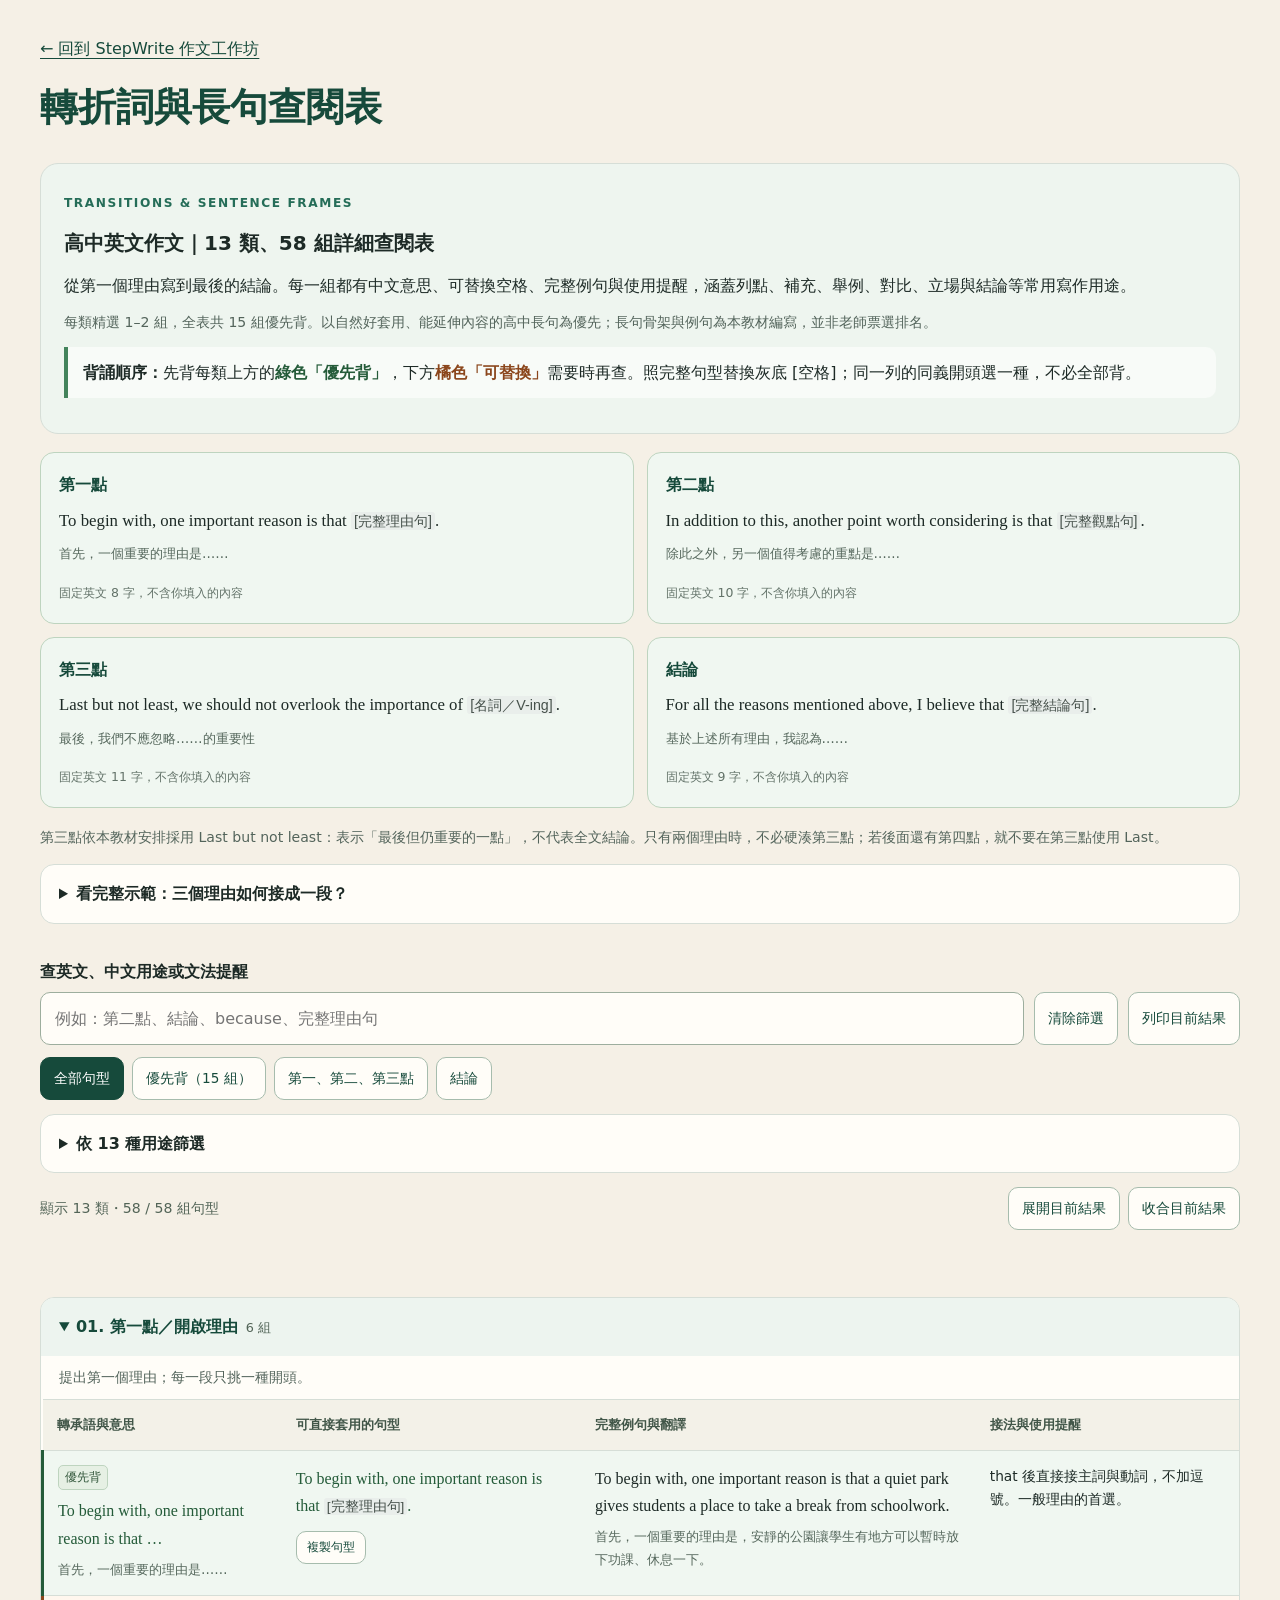
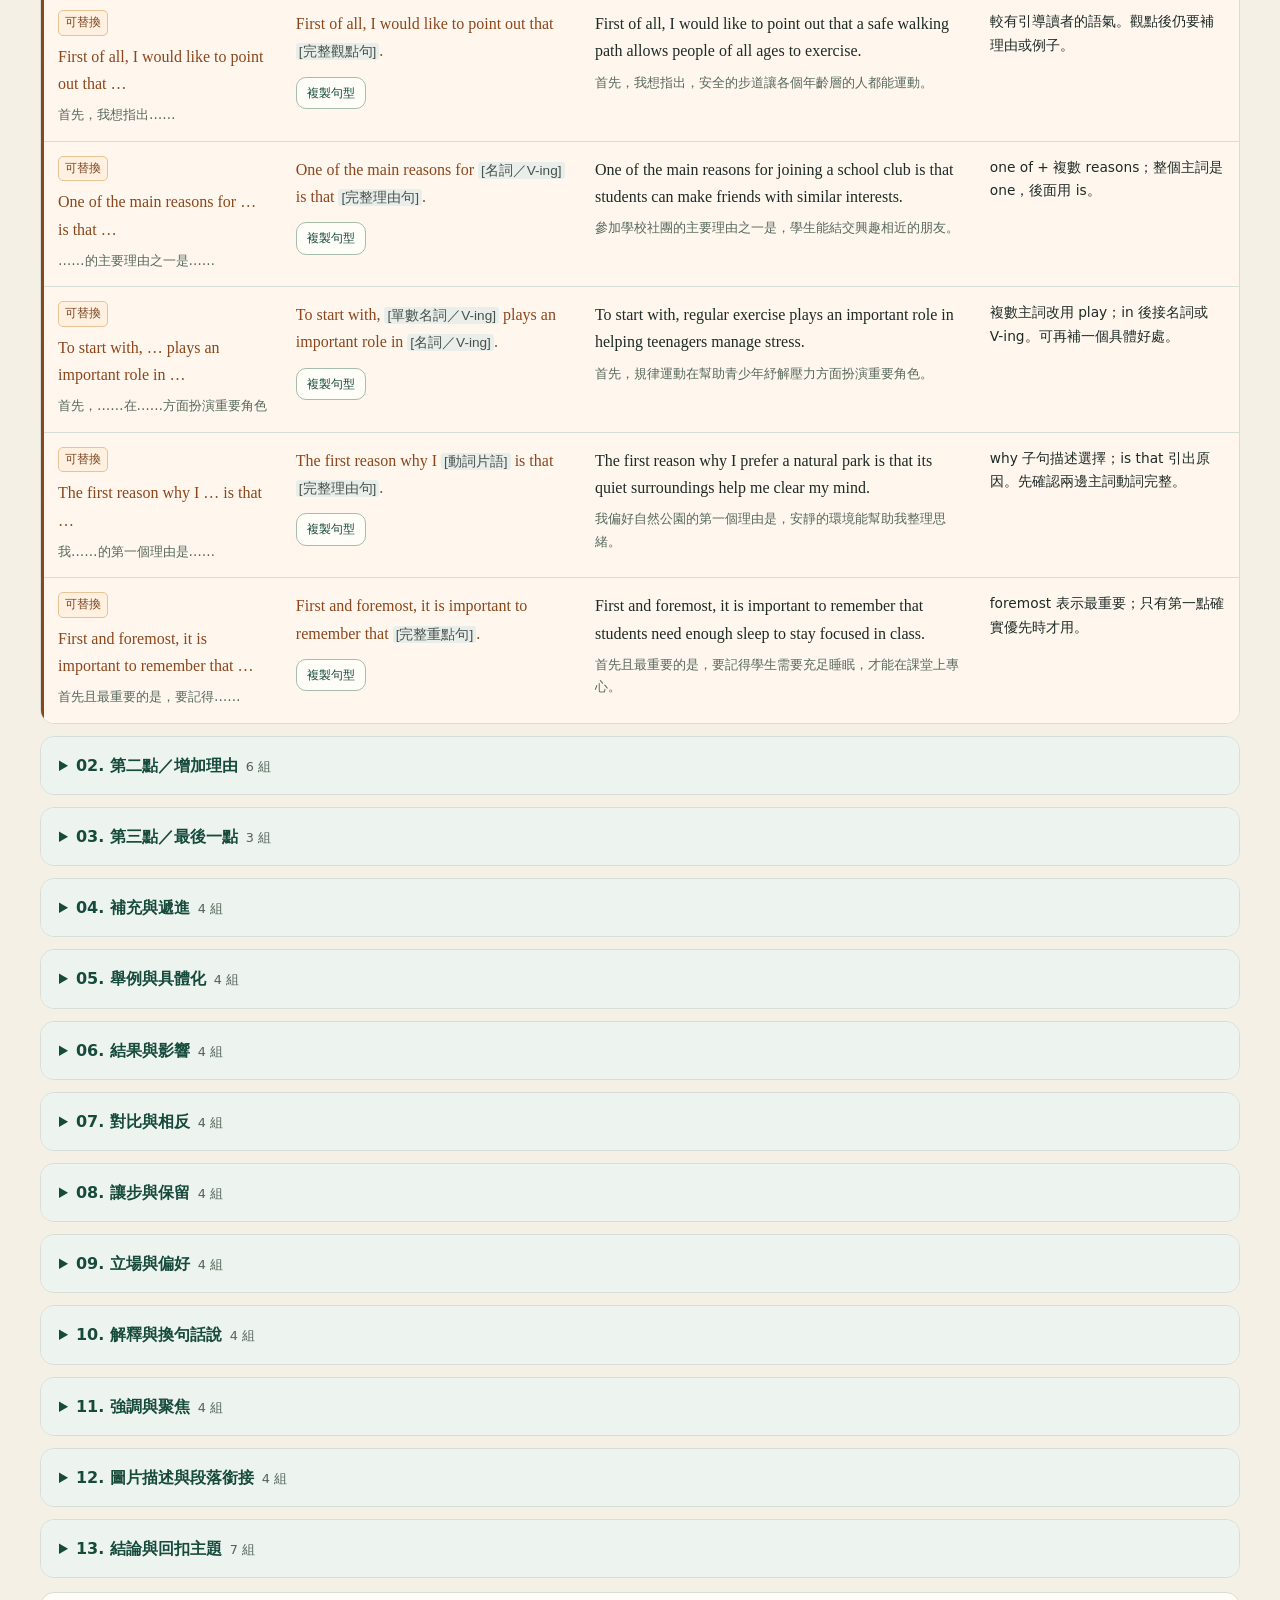
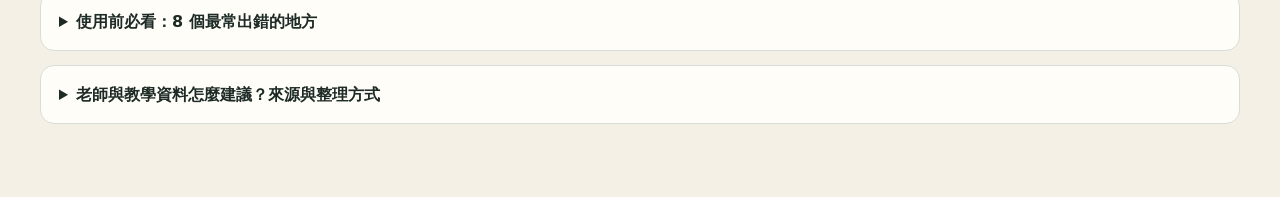
<file: 轉折詞詳細查閱表.html>
<!DOCTYPE html>
<!-- Standalone snapshot. Shared editable sources: transition-reference-data.js, transition-reference.css, transition-reference.js. -->
<html lang="zh-Hant">
<head>
  <meta charset="UTF-8">
  <meta name="viewport" content="width=device-width, initial-scale=1.0">
  <title>高中英文作文｜轉折詞與長句查閱表</title>
  <meta name="description" content="13 類高中英文作文轉承語、可套用長句、中英例句與文法提醒。可搜尋、複製及列印。">
  <style>
.reference-library { --ref-line: #d6ded7; color: var(--ink, #1d2a26); margin: 24px 0 38px; }
.reference-library [hidden] { display: none !important; }
.reference-library * { box-sizing: border-box; }
.reference-library a { color: var(--green-dark, #164a3b); text-underline-offset: 3px; }
.reference-library :is(button, input, summary, a):focus-visible { outline: 3px solid #256d58; outline-offset: 3px; }
.reference-library button { font: inherit; cursor: pointer; }
.reference-library p { margin: 6px 0 12px; }
.reference-library h3 { margin: 0 0 12px; font-size: 1.25rem; }
.ref-intro { padding: 23px; border: 1px solid var(--ref-line); border-radius: 18px; background: #eef5ef; }
.ref-intro .ref-eyebrow { color: #256d58; font-size: .76rem; letter-spacing: .13em; font-weight: 800; }
.ref-note { color: #53645b; font-size: .88rem; }
.ref-priority-note { padding: 12px 15px; border-left: 4px solid #43835b; background: #f8fbf8; border-radius: 0 10px 10px 0; }
.ref-key-primary { color: #245b39; font-weight: 750; }
.ref-key-alternative { color: #8b461c; font-weight: 750; }
.ref-sequence { display: grid; grid-template-columns: repeat(2, minmax(0, 1fr)); gap: 13px; margin: 18px 0; }
.ref-sequence article { min-width: 0; padding: 18px; border: 1px solid #bed4bf; background: #f0f7f1; border-radius: 14px; }
.ref-sequence strong { display: block; color: #164a3b; }
.ref-sequence .ref-en { font-size: 1.05rem; margin: 8px 0; }
.ref-en { font-family: Georgia, 'Times New Roman', serif; line-height: 1.7; overflow-wrap: anywhere; }
.ref-slot { color: #46514b; background: #e9eeeb; border-radius: 3px; padding: 1px 3px; font-family: 'Microsoft JhengHei', sans-serif; font-size: .85em; }
.ref-zh { display: block; color: #56685d; font-family: 'Microsoft JhengHei', system-ui, sans-serif; font-size: .83rem; line-height: 1.7; margin-top: 7px; }
.ref-fixed-count { font-size: .78rem; color: #627268; }
.ref-sample, .ref-evidence, .ref-grammar, .ref-category-picker { border: 1px solid var(--ref-line); background: #fffdf8; border-radius: 14px; margin: 14px 0; }
.reference-library summary { padding: 15px 18px; cursor: pointer; font-weight: 750; }
.reference-library summary:hover { background: #edf4ef; border-radius: 13px; }
.ref-detail-body { padding: 0 18px 18px; }
.ref-sample .ref-detail-body { max-width: 850px; }
.ref-sample .ref-en { line-height: 1.9; }
.ref-controls { padding: 20px 0 14px; }
.ref-search-label { display: block; font-weight: 800; margin-bottom: 7px; }
.ref-search-row { display: flex; gap: 10px; align-items: stretch; }
.ref-search-row input { min-width: 0; flex: 1; width: auto; border: 1px solid #9dae9e; border-radius: 10px; padding: 12px 14px; font: inherit; color: #1d2a26; background: #fffdf8; }
.ref-button { display: inline-flex; align-items: center; justify-content: center; padding: 9px 13px; border: 1px solid #a6bcad; border-radius: 10px; color: #164a3b; background: #fffdf8; font-size: .85rem !important; line-height: 1.5; white-space: normal; }
.ref-button:hover { background: #dcece5; }
.ref-button[aria-pressed='true'] { color: #fff; background: #164a3b; border-color: #164a3b; }
.ref-filters, .ref-actions { display: flex; flex-wrap: wrap; gap: 8px; margin-top: 12px; }
.ref-actions { justify-content: space-between; align-items: center; }
.ref-actions > div { display: flex; gap: 8px; flex-wrap: wrap; }
.ref-results { margin: 0 !important; font-size: .88rem; color: #526457; }
.ref-category { margin: 12px 0; border: 1px solid var(--ref-line); border-radius: 14px; overflow: hidden; background: #fffdf8; scroll-margin-top: 24px; }
.ref-category > summary { color: #164a3b; background: #edf4ef; }
.ref-category > summary .ref-count { margin-left: 8px; color: #526457; font-size: .8rem; font-weight: 500; }
.ref-category .ref-purpose { margin: 0; padding: 10px 18px; color: #53645b; font-size: .86rem; }
.ref-table { width: 100%; border-collapse: collapse; table-layout: fixed; font-size: .86rem; }
.ref-table th, .ref-table td { text-align: left; vertical-align: top; padding: 14px; border-top: 1px solid var(--ref-line); overflow-wrap: anywhere; }
.ref-table thead th { background: #f3f1e8; color: #415648; font-size: .8rem; }
.ref-table th:nth-child(1) { width: 20%; }
.ref-table th:nth-child(2) { width: 25%; }
.ref-table th:nth-child(3) { width: 33%; }
.ref-table th:nth-child(4) { width: 22%; }
.ref-table tbody tr[data-ref-priority='primary'] { --ref-row-ink: #245b39; background: #f0f7f1; }
.ref-table tbody tr[data-ref-priority='alternative'] { --ref-row-ink: #8b461c; background: #fff7ee; }
.ref-table td:first-child { border-left: 3px solid var(--ref-row-ink); }
.ref-table td:nth-child(-n+2) > .ref-en { color: var(--ref-row-ink); }
.ref-table td .ref-en { font-size: 1rem; }
.ref-row-tag { display: inline-block; border: 1px solid #bed4bf; border-radius: 5px; background: #e6f0e4; color: #31563a; padding: 2px 6px; font-size: .72rem; margin-bottom: 7px; }
.ref-row-tag.alternative { background: #fff0df; border-color: #e7c396; color: #7b4423; }
.ref-copy { display: block; margin-top: 12px; font-size: .76rem !important; padding: 5px 10px; }
.ref-empty { padding: 24px; background: #fff4e5; border-radius: 12px; }
.ref-evidence ul, .ref-grammar ul { padding-left: 22px; }
.ref-evidence li, .ref-grammar li { margin: 12px 0; }
.ref-copy-status { min-height: 1.7em; font-size: .85rem; color: #256d58; }
.reference-legacy { margin-top: 30px; }
.reference-legacy > summary { padding: 15px; margin-bottom: 14px; color: #164a3b; font-weight: 800; cursor: pointer; border: 1px solid #d6ded7; border-radius: 12px; }
.reference-page { margin: 0; background: #f5f0e6; color: #1d2a26; font-family: 'Microsoft JhengHei', system-ui, sans-serif; line-height: 1.7; }
.reference-page-main { max-width: 1200px; padding: 35px 20px; margin: auto; }
.reference-page h1 { color: #164a3b; font-size: clamp(1.65rem, 4vw, 2.4rem); margin: 12px 0; }
.ref-back { color: #164a3b; text-underline-offset: 4px; }
@media (max-width: 720px) {
  .ref-sequence { grid-template-columns: 1fr; }
  .ref-intro { padding: 17px; }
  .ref-table, .ref-table tbody, .ref-table tr, .ref-table td { display: block; width: 100%; }
  .ref-table thead { position: absolute; width: 1px; height: 1px; clip-path: inset(50%); overflow: hidden; }
  .ref-table td { border-top: 0; padding: 7px 16px; }
  .ref-table tr { padding: 12px 0; border-top: 1px solid var(--ref-line); }
  .ref-table td::before { content: attr(data-label); display: block; font-family: 'Microsoft JhengHei', sans-serif; font-size: .72rem; font-weight: 800; letter-spacing: .04em; color: #657669; margin-bottom: 4px; }
  .ref-search-row { flex-wrap: wrap; }
  .ref-search-row input { flex-basis: 100%; }
  .ref-search-row .ref-button { flex: 1; }
  .ref-actions { align-items: flex-start; gap: 10px; }
  .reference-page-main { padding: 20px 10px; }
}
@media print {
  @page { size: A4 landscape; margin: 12mm; }
  body { background: white !important; }
  body > :not(main):not(.reference-page-main), body:not(.reference-page) main > :not(#transitions), #transitions > .shell > :not(.reference-library) { display: none !important; }
  .reference-page-main > :not(.reference-library) { display: none !important; }
  #transitions, #transitions .shell, .reference-page-main, .reference-library { padding: 0; margin: 0; width: 100%; max-width: none; background: white; }
  .ref-controls, .ref-copy, .ref-copy-status, .ref-category-picker, .ref-actions, .ref-empty { display: none !important; }
  .reference-library { font-size: 10pt; }
  .ref-intro { border: 0; padding: 0; }
  .ref-category { border: 0; border-radius: 0; overflow: visible; }
  .ref-category > summary { break-after: avoid; padding: 8px 0; }
  .ref-table { display: table; table-layout: fixed; font-size: 9pt; }
  .ref-table thead { position: static; display: table-header-group; width: auto; height: auto; clip-path: none; }
  .ref-table tbody { display: table-row-group; }
  .ref-table tr { display: table-row; break-inside: avoid; }
  .ref-table td { display: table-cell; width: auto; padding: 9px; border-top: 1px solid #ccc; }
  .ref-table td::before { display: none; }
  .ref-table td .ref-en { font-size: 10pt; }
  .ref-zh { font-size: 9pt; }
  .ref-sequence { grid-template-columns: 1fr 1fr; }
  .ref-sequence article { break-inside: avoid; }
  .ref-category > summary::marker, .ref-sample > summary::marker { content: ''; }
  .ref-evidence, .ref-grammar { break-inside: auto; }
  a { text-decoration: none; }
}
</style>
</head>
<body class="reference-page">
  <main class="reference-page-main">
    <a class="ref-back" href="index.html#transitions">← 回到 StepWrite 作文工作坊</a>
    <h1>轉折詞與長句查閱表</h1>
    <div id="transitionReference"><noscript>請開啟瀏覽器的 JavaScript 以查看互動查閱表。</noscript></div>
  </main>
  <script>
/* Original teaching templates and examples; source guidance is documented in the reference panel. */
window.transitionReference = {
  categories: [
    ['first', '第一點／開啟理由', '提出第一個理由；每一段只挑一種開頭。'],
    ['second', '第二點／增加理由', '承接第一點，加入不同面向的理由。'],
    ['third', '第三點／最後一點', '以 Last but not least 帶出最後一個仍重要的理由。'],
    ['addition', '補充與遞進', '同方向加資料；不一定是另一個獨立理由。'],
    ['example', '舉例與具體化', '把抽象想法變成看得見的情境。'],
    ['result', '結果與影響', '從已交代的原因推到合理結果。'],
    ['contrast', '對比與相反', '比較不同事物、觀點或特徵。'],
    ['concession', '讓步與保留', '先承認一部分，再說自己的判斷。'],
    ['opinion', '立場與偏好', '說清楚自己的選擇與觀點。'],
    ['clarification', '解釋與換句話說', '把剛才的概念說得更清楚。'],
    ['emphasis', '強調與聚焦', '指出最重要或容易被忽略的細節。'],
    ['bridge', '圖片描述與段落銜接', '從圖片的觀察，轉進下一段的個人想法。'],
    ['conclusion', '結論與回扣主題', '回收已寫過的重點，重申立場或提出呼籲。'],
  ],
  // Columns: category, expression, meaning, template, example, translation, usage, priority.
  rows: [
    ['first', 'To begin with, one important reason is that …', '首先，一個重要的理由是……', 'To begin with, one important reason is that [完整理由句].', 'To begin with, one important reason is that a quiet park gives students a place to take a break from schoolwork.', '首先，一個重要的理由是，安靜的公園讓學生有地方可以暫時放下功課、休息一下。', 'that 後直接接主詞與動詞，不加逗號。一般理由的首選。', '優先背'],
    ['first', 'First of all, I would like to point out that …', '首先，我想指出……', 'First of all, I would like to point out that [完整觀點句].', 'First of all, I would like to point out that a safe walking path allows people of all ages to exercise.', '首先，我想指出，安全的步道讓各個年齡層的人都能運動。', '較有引導讀者的語氣。觀點後仍要補理由或例子。', '可替換'],
    ['first', 'One of the main reasons for … is that …', '……的主要理由之一是……', 'One of the main reasons for [名詞／V-ing] is that [完整理由句].', 'One of the main reasons for joining a school club is that students can make friends with similar interests.', '參加學校社團的主要理由之一是，學生能結交興趣相近的朋友。', 'one of + 複數 reasons；整個主詞是 one，後面用 is。', '可替換'],
    ['first', 'To start with, … plays an important role in …', '首先，……在……方面扮演重要角色', 'To start with, [單數名詞／V-ing] plays an important role in [名詞／V-ing].', 'To start with, regular exercise plays an important role in helping teenagers manage stress.', '首先，規律運動在幫助青少年紓解壓力方面扮演重要角色。', '複數主詞改用 play；in 後接名詞或 V-ing。可再補一個具體好處。', '可替換'],
    ['first', 'The first reason why I … is that …', '我……的第一個理由是……', 'The first reason why I [動詞片語] is that [完整理由句].', 'The first reason why I prefer a natural park is that its quiet surroundings help me clear my mind.', '我偏好自然公園的第一個理由是，安靜的環境能幫助我整理思緒。', 'why 子句描述選擇；is that 引出原因。先確認兩邊主詞動詞完整。', '可替換'],
    ['first', 'First and foremost, it is important to remember that …', '首先且最重要的是，要記得……', 'First and foremost, it is important to remember that [完整重點句].', 'First and foremost, it is important to remember that students need enough sleep to stay focused in class.', '首先且最重要的是，要記得學生需要充足睡眠，才能在課堂上專心。', 'foremost 表示最重要；只有第一點確實優先時才用。', '可替換'],

    ['second', 'In addition to this, another point worth considering is that …', '除此之外，另一個值得考慮的重點是……', 'In addition to this, another point worth considering is that [完整觀點句].', 'In addition to this, another point worth considering is that the park is close enough for us to visit on foot.', '除此之外，另一個值得考慮的重點是，公園離我們夠近，步行就能到達。', 'this 必須指向前面已寫的內容。適合補上位置、費用等另一面向。', '優先背'],
    ['second', 'Furthermore, we should also take into account the fact that …', '此外，我們也應考量……這件事', 'Furthermore, we should also take into account the fact that [完整事實句].', 'Furthermore, we should also take into account the fact that some students do not have a quiet place to study at home.', '此外，我們也應考量有些學生在家沒有安靜讀書空間這件事。', 'fact that 後要能視為事實或題目資訊；純猜測改用 another possibility is that。', '可替換'],
    ['second', 'Besides …, another benefit is that …', '除了……之外，另一個好處是……', 'Besides [第一個好處的名詞片語], another benefit is that [完整好處句].', 'Besides better physical health, another benefit is that regular exercise gives us a chance to spend time with friends.', '除了改善身體健康之外，另一個好處是規律運動讓我們有機會與朋友相處。', 'Besides 在這裡是介系詞；此句先接第一個好處的名詞片語，兩個好處要屬於同一主題。', '可替換'],
    ['second', 'A further reason for … is that …', '……的另一個理由是……', 'A further reason for [V-ing／名詞] is that [完整理由句].', 'A further reason for keeping a journal is that it helps us notice changes in our feelings over time.', '寫日記的另一個理由是，它能幫助我們察覺自己的感受隨時間產生的變化。', 'for 後用 keeping，不用 keep。further 表示再增加一點。', '可替換'],
    ['second', 'Another equally important reason is that …', '另一個同樣重要的理由是……', 'Another equally important reason is that [完整理由句].', 'Another equally important reason is that the open lawn gives my family a place to spend time together.', '另一個同樣重要的理由是，開闊的草地讓我的家人有地方可以一起相處。', '要先有第一個理由；equally important 表示兩點同樣重要。', '可替換'],
    ['second', 'The second reason why I … is that …', '我……的第二個理由是……', 'The second reason why I [動詞片語] is that [完整理由句].', 'The second reason why I support the plan is that it gives students more chances to learn from one another.', '我支持這項計畫的第二個理由是，它讓學生有更多互相學習的機會。', '與 The first reason why I … 搭配，結構清楚，適合基礎學生。', '可替換'],

    ['third', 'Last but not least, we should not overlook the importance of …', '最後，我們不應忽略……的重要性', 'Last but not least, we should not overlook the importance of [名詞／V-ing].', 'Last but not least, we should not overlook the importance of giving teenagers time to rest and recharge.', '最後但同樣重要的是，我們不應忽略讓青少年休息、恢復精神的重要性。', 'of 後接名詞或 V-ing；這是最後一個理由，還沒有總結前面全部內容。', '優先背'],
    ['third', 'Last but not least, one more advantage is that …', '最後但同樣重要的是，還有一個優點是……', 'Last but not least, one more advantage is that [完整優點句].', 'Last but not least, one more advantage is that the robot can remind me to ask an adult for help when necessary.', '最後但同樣重要的是，還有一個優點是機器人能提醒我在必要時向大人求助。', '適合第三個好處。若只有兩個理由，就在第二個理由使用最後一點的語氣。', '可替換'],
    ['third', 'Last but not least, …', '最後但同樣重要的是……', 'Last but not least, [完整的最後一點].', 'Last but not least, walking in the park helps me stay active without spending much money.', '最後但同樣重要的是，在公園散步能讓我保持活動，也不必花很多錢。', '本表第三點統一採用此開頭。第三點必須是最後一個列舉重點；不可加 at。', '可替換'],

    ['addition', 'What is more, …', '更進一步說……', 'What is more, [主詞] not only [動詞片語 A] but also [動詞片語 B].', 'What is more, the club not only teaches us new skills but also helps us build confidence.', '而且，這個社團不僅教我們新技能，也幫助我們建立自信。', 'not only 與 but also 後的結構要平行；此句使用兩個動詞片語。', '優先背'],
    ['addition', 'Moreover, … / Furthermore, …', '而且；再者……', 'Moreover, [完整補充句], which means that [完整延伸句].', 'Moreover, the library stays open after school, which means that students have more time to use its resources.', '而且，圖書館放學後仍開放，這表示學生有更多時間使用館內資源。', 'which means that 回指前面整件事；延伸須合乎邏輯。', '優先背'],
    ['addition', 'In addition, … / Additionally, …', '此外……', 'In addition, [主詞] can also [原形動詞片語].', 'In addition, a school garden can also give students a chance to learn how vegetables grow.', '此外，學校菜園也能讓學生有機會了解蔬菜如何生長。', '句首後加逗號，再接完整句。Additionally 可替換句首。', '可替換'],
    ['addition', 'Apart from …, …', '除了……之外，也……', 'Apart from [名詞／V-ing], [完整補充句].', 'Apart from providing shade, trees make the park a more pleasant place to spend an afternoon.', '除了提供遮蔭之外，樹木也讓公園成為更適合度過午後的地方。', '此處表示包含在內的補充。not to mention 也可補上名詞，但語氣較強。', '可替換'],

    ['example', 'A good example of this is …', '這方面一個很好的例子是……', 'A good example of this is [名詞／V-ing], which [補充說明].', 'A good example of this is our class recycling project, which encourages everyone to sort waste correctly.', '這方面一個很好的例子是班上的回收計畫，它鼓勵每個人正確分類垃圾。', 'is 後接名詞性內容；this 要有清楚的前文。', '優先背'],
    ['example', 'For example, … / For instance, …', '例如……', 'For example, when [完整情境句], [完整具體行動句].', 'For example, when I feel stressed about exams, I can walk under the trees and listen to birds.', '例如，當我因考試感到壓力時，我可以在樹下散步、聽鳥鳴。', '先有概括想法，再接具體人物、時間、動作。', '可替換'],
    ['example', 'Take … as an example.', '以……為例', 'Take [名詞] as an example. [完整說明句].', 'Take our school garden as an example. Students work in small groups to water plants and record their growth.', '以我們的學校菜園為例。學生分成小組，替植物澆水並記錄它們的生長。', 'Take 開頭是祈使句，不需要主詞；句點後還要說明例子。', '可替換'],
    ['example', 'such as … / including …', '例如；包括……', '[主詞] can [動詞片語], such as [V-ing A] and [V-ing B].', 'Students can take part in outdoor activities, such as planting flowers and picking up litter.', '學生可以參加戶外活動，例如種花和撿垃圾。', 'such as 後接名詞或 V-ing，不直接接完整句。前面需先出現可列舉的大類。', '可替換'],

    ['result', 'As a result, … / Consequently, …', '結果；因此……', 'As a result, [完整結果句], making it easier for [人] to [原形動詞片語].', 'We divided the work into smaller tasks. As a result, everyone knew what to do, making it easier for us to finish on time.', '我們把工作分成較小的任務。因此，每個人都知道要做什麼，這讓我們更容易準時完成。', '先交代原因；making … 補充整個結果帶來的影響。Consequently 較正式。', '優先背'],
    ['result', 'Therefore, … / Thus, …', '因此；所以……', 'Therefore, it is important for [人] to [原形動詞片語].', 'Online information is not always accurate. Therefore, it is important for students to check the source before sharing it.', '網路資訊不一定正確。因此，學生在分享之前查核來源很重要。', '前一句要能支持這個推論。用句點或分號分開完整句，不能只靠逗號連接。', '可替換'],
    ['result', 'This can lead to … / As a consequence, …', '這可能導致……／因此……', 'This can lead to [名詞／V-ing], especially when [完整情境句].', 'Staying up late can make it hard to concentrate. This can lead to more mistakes, especially when students take a test.', '熬夜可能讓人難以專心。這可能導致更多錯誤，尤其是學生考試時。', 'lead to 後接名詞或 V-ing；may / can 保留因果的不確定性。', '可替換'],
    ['result', 'For this reason, …', '基於這個理由……', 'For this reason, I believe that [完整立場句].', 'The bus stop is close to my home. For this reason, I believe that taking the bus is a practical choice for me.', '公車站離我家很近。基於這個理由，我認為搭公車是適合我的實際選擇。', 'this reason 對應剛提出的單一理由；回收多個理由改用 these reasons。', '可替換'],

    ['contrast', 'On the one hand, … On the other hand, …', '一方面……，另一方面……', 'On the one hand, [完整面向 A]. On the other hand, [完整面向 B].', 'On the one hand, online classes save travel time. On the other hand, some students find it harder to concentrate at home.', '一方面，線上課程省去交通時間。另一方面，有些學生在家反而較難專心。', '適合相反面向或利弊；兩個同方向的優點用 In addition 較清楚。', '優先背'],
    ['contrast', 'However, … / Nevertheless, … / Nonetheless, …', '然而；儘管如此……', 'However, this does not mean that [完整推論句].', 'Social media helps us stay in touch. However, this does not mean that it can replace face-to-face conversations.', '社群媒體幫助我們保持聯繫。然而，這不代表它能取代面對面的談話。', 'However 較通用；nevertheless / nonetheless 強調「即使如此仍然」。注意前後語意。', '可替換'],
    ['contrast', 'In contrast, … / By contrast, …', '相較之下……', 'In contrast, [主詞 B] [動詞片語], while [主詞 A] [動詞片語].', 'In contrast, the second park offers plenty of open space, while the first park is filled with playground equipment.', '相較之下，第二座公園提供許多開放空間，而第一座公園擺滿遊樂設施。', '兩邊比較同一面向。In contrast 承接前文；while 連接句內兩個子句。', '可替換'],
    ['contrast', 'whereas / while / unlike', '而；與……不同', '[完整句 A], whereas [完整句 B].', 'Picture A shows a crowded shopping street, whereas Picture B shows a quiet neighborhood market.', '圖 A 呈現擁擠的商店街，而圖 B 呈現安靜的社區市場。', 'whereas / while 後接子句；unlike 後接名詞。On the contrary 用於否定前述看法，不是普通對比。', '可替換'],

    ['concession', 'Although / Even though …, …', '雖然……，仍然……', 'Although [完整讓步句], I still believe that [完整立場句].', 'Although a busy playground may offer more activities, I still believe that a quiet park would suit my needs better.', '雖然熱鬧的遊樂場可能提供更多活動，我仍認為安靜的公園更符合我的需要。', '不用 Although …, but …；even though 的讓步語氣更強。', '優先背'],
    ['concession', 'Admittedly, …, but …', '不可否認……，但是……', 'Admittedly, [完整讓步句], but this does not mean that [完整判斷句].', 'Admittedly, group projects take time, but this does not mean that students should always work alone.', '不可否認，小組報告很花時間，但這不代表學生應該總是獨自完成工作。', 'Admittedly 是副詞，不是 although，所以後面可以用 but 連接兩句。', '可替換'],
    ['concession', 'Despite … / In spite of …', '儘管……', 'Despite [名詞／V-ing], [完整主句].', 'Despite feeling nervous, I decided to share my idea with the rest of the class.', '儘管感到緊張，我仍決定和全班分享我的想法。', 'despite 後沒有 of；in spite of 要有 of。V-ing 的動作者要和主句主詞一致。', '可替換'],
    ['concession', 'Even if …, …', '即使……，也……', 'Even if [完整假設句], [完整主句].', 'Even if the weather is bad tomorrow, we can still hold the event in the school hall.', '即使明天天氣不好，我們仍可以在學校禮堂舉辦活動。', 'even if 是假設，不代表已發生；even though 通常承認已知情況。', '可替換'],

    ['opinion', 'As far as I am concerned, …', '就我而言……', 'As far as I am concerned, what matters most is [名詞／V-ing].', 'As far as I am concerned, what matters most is having a safe place to relax after school.', '就我而言，最重要的是放學後有一個安全的地方可以放鬆。', '個人立場；不要和表示知識範圍的 As far as I know 混用。', '優先背'],
    ['opinion', 'From my perspective, … / In my opinion, …', '依我看；在我看來……', 'From my perspective, [主詞] would be a better choice because [完整理由句].', 'From my perspective, a natural park would be a better choice because it offers both quiet paths and space for family activities.', '依我看，自然公園是更好的選擇，因為它兼有安靜的步道和家庭活動空間。', '選一個立場開頭即可；不用 In my opinion, I think 連續表達相同意思。', '可替換'],
    ['opinion', 'I am convinced that …', '我深信……', 'I am convinced that [完整立場句], especially when [完整情境句].', 'I am convinced that teamwork can improve learning, especially when every member has a clear role.', '我深信團隊合作能改善學習，尤其是每位成員都有明確分工時。', '語氣強於 I think；需要前後理由支持，不是任何主題都要用強烈語氣。', '可替換'],
    ['opinion', 'I would prefer … because …', '我會比較喜歡……，因為……', 'I would prefer [名詞／to + 原形動詞] because [完整理由句].', 'I would prefer to study in the library because I can focus better without the noise at home.', '我會比較喜歡在圖書館讀書，因為沒有家裡的噪音，我能更專心。', '偏好 A 勝過 B 可寫 prefer A to B；注意 A、B 詞性平行。', '可替換'],

    ['clarification', 'To be more specific, … / Specifically, …', '更具體地說……', 'To be more specific, [主詞] can [原形動詞片語] by [V-ing].', 'To be more specific, students can reduce waste by bringing reusable bottles to school.', '更具體地說，學生可以自備可重複使用的水瓶到學校，減少垃圾。', '前面先談較大的概念，例如保護環境；這句才說實際做法。', '優先背'],
    ['clarification', 'In other words, … / That is to say, …', '換句話說……', 'In other words, [同一意思的完整改述句].', 'The plan encourages students to learn at their own pace. In other words, they can spend more time on the topics they find difficult.', '這項計畫鼓勵學生依自己的步調學習。換句話說，他們可以在較難的主題上花更多時間。', '是解釋同一個意思，不能突然加不相關的新理由。', '可替換'],
    ['clarification', 'This means that …', '這表示……', 'This means that [完整解釋句], rather than [平行的對照成分].', 'Everyone has a role in the project. This means that we share the work, rather than leave it all to one person.', '每個人在計畫中都有角色。這表示我們分擔工作，而不把所有事情留給一個人。', '例句 share 與 leave 平行；this 需有明確前文。', '可替換'],
    ['clarification', 'In this sense, …', '從這個角度來看……', 'In this sense, [主詞] is more than just [名詞]; it is also [名詞].', 'In this sense, the library is more than just a place to borrow books; it is also a space for the community to learn together.', '從這個角度來看，圖書館不只是借書的地方，也是社區一起學習的空間。', '要先說明相關特點，再導出這個理解。分號兩邊各是完整句。', '可替換'],

    ['emphasis', 'It is worth noting that …', '值得注意的是……', 'It is worth noting that [完整細節句].', 'It is worth noting that not every student has a smartphone with reliable internet access.', '值得注意的是，並非每位學生都有能穩定上網的智慧型手機。', '適合提醒限制或被忽略的細節。worth noting，不用 worth to note。', '優先背'],
    ['emphasis', 'More importantly, … / Above all, …', '更重要的是；最重要的是……', 'More importantly, [完整重點句], which can [原形動詞片語].', 'More importantly, the activity gives shy students a chance to speak, which can help them become more confident.', '更重要的是，這項活動讓害羞的學生有機會發言，這能幫助他們更有自信。', 'More importantly 表示比前點更重要；Above all 表示最重要，不能只當此外。', '可替換'],
    ['emphasis', 'In particular, … / Particularly, …', '尤其；特別是……', 'In particular, [特定對象] can benefit from [名詞／V-ing].', 'In particular, students who feel nervous in large groups can benefit from discussing ideas with a partner first.', '尤其是，在大團體中容易緊張的學生，可以先與一位同伴討論想法，從中受益。', '由大範圍縮小到特定群體。句首通常優先用 In particular 較自然。', '可替換'],
    ['emphasis', 'In fact, … / Indeed, …', '事實上；的確……', 'In fact, [完整澄清句], even when [完整情境句].', 'Small acts of kindness can matter. In fact, a friendly greeting can make someone feel welcome, even when it lasts only a few seconds.', '小小的善意也有意義。事實上，即使只持續幾秒鐘，親切的招呼也能讓人感到受歡迎。', 'In fact 可澄清或加強；Indeed 可確認前述說法。不能無根據地把猜測當事實。', '可替換'],

    ['bridge', 'While Picture A shows …, Picture B presents …', '圖 A 呈現……，而圖 B 呈現……', 'While Picture A shows [名詞片語 A], Picture B presents [名詞片語 B].', 'While Picture A shows children playing on slides, Picture B presents families resting under tall trees.', '圖 A 呈現孩子們玩溜滑梯，而圖 B 呈現家人在高樹下休息。', 'show / present 後接名詞性內容。while 在此是對比，不是時間。', '優先背'],
    ['bridge', 'When it comes to …, …', '談到……', 'When it comes to [名詞／V-ing], I would prefer [名詞／to + 原形動詞].', 'When it comes to choosing a place to relax, I would prefer a park with plenty of trees and open space.', '談到選擇放鬆的地點，我會比較喜歡有許多樹木與開放空間的公園。', 'to 是介系詞，後接 choosing，不用 choose。可銜接個人偏好段。', '優先背'],
    ['bridge', 'As shown in the picture, …', '如圖片所示……', 'As shown in the picture, [完整可觀察的描述句].', 'As shown in the picture, several students are working together to clean up the beach.', '如圖片所示，幾位學生正一起清理海灘。', '只描述看得到的事。情緒、關係或動機不確定時用 seem / may。', '可替換'],
    ['bridge', 'These differences lead me to think about …', '這些差異讓我想到……', 'These differences lead me to think about [名詞／間接問句].', 'These differences lead me to think about what I really need in an ideal park.', '這些差異讓我思考，理想公園裡究竟需要什麼。', '先描述差異；間接問句採直述句語序，例如 what I need，不是 what do I need。', '可替換'],

    ['conclusion', 'For all the reasons mentioned above, I believe that …', '基於上述所有理由，我認為……', 'For all the reasons mentioned above, I believe that [完整結論句].', 'For all the reasons mentioned above, I believe that schools should make time for regular outdoor activities.', '基於上述所有理由，我認為學校應安排定期的戶外活動。', '適合前文已有多個理由；篇幅短時 For these reasons 更精簡。', '優先背'],
    ['conclusion', 'Taking everything into consideration, I believe that …', '把各方面都納入考量後，我認為……', 'Taking everything into consideration, I believe that [重申立場的完整句].', 'Taking everything into consideration, I believe that a natural park would best meet my needs for rest, family time, and exercise.', '把各方面都納入考量後，我認為自然公園最能滿足我休息、家庭相處與運動的需要。', '前文需已討論各個面向；開頭 taking 的執行者是主句的 I。', '可替換'],
    ['conclusion', 'In conclusion, … is not only … but also …', '總結來說，……不只是……，也是……', 'In conclusion, [單數主詞] is not only [名詞 A] but also [名詞 B].', 'In conclusion, the park is not only a place to exercise but also a space where families can spend time together.', '總結來說，公園不只是運動的地方，也是家人可以一起相處的空間。', 'A、B 必須平行，且兩個面向前文都已提過；不可在結尾才新增主要理由。', '可替換'],
    ['conclusion', 'With these points in mind, …', '考量到這些重點……', 'With these points in mind, we should [原形動詞片語] so that [完整目的句].', 'With these points in mind, we should use social media responsibly so that it supports our relationships instead of replacing them.', '考量到這些重點，我們應負責任地使用社群媒體，讓它協助維繫人際關係，而非取代人際關係。', '適合前文已討論行動方向的議論文；建議要回應題目。', '可替換'],
    ['conclusion', 'All things considered, …', '綜合考量之後……', 'All things considered, [主詞] would be the most suitable choice for [人／用途].', 'All things considered, a small community library would be the most suitable choice for our neighborhood.', '綜合考量之後，小型社區圖書館會是最適合我們社區的選擇。', '這裡 suitable 指符合需要；前文要有比較或理由支持 most。', '可替換'],
    ['conclusion', 'To sum up, … / In summary, … / In short, …', '總結而言；簡言之……', 'To sum up, [主詞] can [動詞片語 A] and [動詞片語 B], making it [補語].', 'To sum up, a school club can help us learn new skills and build friendships, making it a valuable part of school life.', '總結而言，學校社團能幫我們學新技能、建立友誼，成為校園生活中有價值的一部分。', '摘要前文兩點即可。In short 著重簡短概括，不一定只能放全文最後。', '可替換'],
    ['conclusion', 'All in all, … / On the whole, …', '整體而言……', 'All in all, although [已談過的缺點句], [整體評價句].', 'All in all, although group work can be challenging, it offers valuable chances to practice communication and cooperation.', '整體而言，雖然小組合作可能有挑戰，它仍提供練習溝通與合作的寶貴機會。', '以整體評價收尾；although 後不用再接 but。On the whole 也可表示整體評估。', '可替換'],
  ]
};
</script>
  <script>
(() => {
  'use strict';
  const root = document.getElementById('transitionReference');
  const data = window.transitionReference;
  if (!root || !data) return;
  const escape = value => String(value).replace(/[&<>"']/g, char => ({ '&': '&amp;', '<': '&lt;', '>': '&gt;', '"': '&quot;', "'": '&#39;' })[char]);
  const format = value => escape(value).replace(/\[([^\]]+)\]/g, '<span class="ref-slot" lang="zh-Hant">[$1]</span>');
  const wordCount = value => (value.replace(/\[[^\]]+\]/g, '').match(/[A-Za-z]+(?:['’-][A-Za-z]+)*/g) || []).length;
  const sourceWei = 'https://cnash-english.weebly.com/101397593116834349327692410723531203162516320874.html';
  const sourceZhao = 'https://rulin23613266.pixnet.net/blog/posts/17295026756';
  const sourceEagle = 'https://broadeagleenglish.com/gsat-english-essay-writing/';
  const sourceCEEC = 'https://www.ceec.edu.tw/xcepaper/cont?sid=0Q111569514236767793&xsmsid=0J066588036013658199';
  const priorityCount = data.rows.filter(row => row[7] === '優先背').length;
  const sequence = [['第一點', 'first'], ['第二點', 'second'], ['第三點', 'third'], ['結論', 'conclusion']]
    .map(([label, category]) => [label, data.rows.find(row => row[0] === category && row[7] === '優先背')]);
  const labels = ['轉承語與意思', '可直接套用的句型', '完整例句與翻譯', '接法與使用提醒'];
  root.classList.add('reference-library');
  root.innerHTML = `
    <div class="ref-intro">
      <p class="ref-eyebrow">TRANSITIONS & SENTENCE FRAMES</p>
      <h3>高中英文作文｜${data.categories.length} 類、${data.rows.length} 組詳細查閱表</h3>
      <p>從第一個理由寫到最後的結論。每一組都有中文意思、可替換空格、完整例句與使用提醒，涵蓋列點、補充、舉例、對比、立場與結論等常用寫作用途。</p>
      <p class="ref-note">每類精選 1–2 組，全表共 ${priorityCount} 組優先背。以自然好套用、能延伸內容的高中長句為優先；長句骨架與例句為本教材編寫，並非老師票選排名。</p>
      <p class="ref-priority-note"><strong>背誦順序：</strong>先背每類上方的<span class="ref-key-primary">綠色「優先背」</span>，下方<span class="ref-key-alternative">橘色「可替換」</span>需要時再查。照完整句型替換灰底 [空格]；同一列的同義開頭選一種，不必全部背。</p>
    </div>
    <div class="ref-sequence" aria-label="先背這組：三點與結論">
      ${sequence.map(([label, row]) => `<article><strong>${label}</strong><p class="ref-en" lang="en">${format(row[3])}</p><p class="ref-zh">${escape(row[2])}</p><span class="ref-fixed-count">固定英文 ${wordCount(row[3])} 字，不含你填入的內容</span></article>`).join('')}
    </div>
    <p class="ref-note">第三點依本教材安排採用 <span lang="en">Last but not least</span>：表示「最後但仍重要的一點」，不代表全文結論。只有兩個理由時，不必硬湊第三點；若後面還有第四點，就不要在第三點使用 Last。</p>
    <details class="ref-sample"><summary>看完整示範：三個理由如何接成一段？</summary><div class="ref-detail-body">
      <p class="ref-note">示範「理想公園」的觀點段，並非整篇作文。固定骨架之外，每個理由都補一項具體行動或細節。</p>
      <p class="ref-en" lang="en">My ideal park would have tall trees, an open lawn, and safe walking paths. <strong>To begin with, one important reason is that</strong> a quiet park gives me a place to relax. After school, I could walk under the trees and take a break from homework. <strong>In addition to this, another point worth considering is that</strong> the lawn allows my family to spend time together. We could have a picnic there and talk about our week. <strong>Last but not least, we should not overlook the importance of</strong> staying active. The walking paths would give me a place to exercise without paying for a gym. <strong>For all the reasons mentioned above, I believe that</strong> such a park would meet my needs for rest, family time, and exercise.</p>
      <p class="ref-zh">我的理想公園會有高樹、開闊的草地和安全步道。首先，一個重要理由是安靜的公園能讓我放鬆。放學後，我能在樹下散步，暫時放下功課。除此之外，另一個值得考慮的重點是，草地讓家人有機會相處。我們可以在那裡野餐，聊聊這一週的生活。最後但同樣重要的是，我們不應忽略保持活動的重要性。步道能讓我有地方運動，不必支付健身房費用。基於上述所有理由，我認為這樣的公園能滿足我休息、家庭相處與運動的需要。</p>
    </div></details>
    <div class="ref-controls">
      <label class="ref-search-label" for="transitionSearch">查英文、中文用途或文法提醒</label>
      <div class="ref-search-row"><input id="transitionSearch" type="search" placeholder="例如：第二點、結論、because、完整理由句" autocomplete="off"><button type="button" class="ref-button" id="transitionReset">清除篩選</button><button type="button" class="ref-button" id="transitionPrint">列印目前結果</button></div>
      <div class="ref-filters" aria-label="快速篩選">
        <button type="button" class="ref-button" data-ref-filter="all" aria-pressed="true">全部句型</button>
        <button type="button" class="ref-button" data-ref-filter="priority" aria-pressed="false">優先背（${priorityCount} 組）</button>
        <button type="button" class="ref-button" data-ref-filter="sequence" aria-pressed="false">第一、第二、第三點</button>
        <button type="button" class="ref-button" data-ref-filter="conclusion" aria-pressed="false">結論</button>
      </div>
      <details class="ref-category-picker"><summary>依 ${data.categories.length} 種用途篩選</summary><div class="ref-detail-body ref-filters">${data.categories.map(([id, title]) => `<button type="button" class="ref-button" data-ref-filter="${id}" aria-pressed="false">${escape(title)}</button>`).join('')}</div></details>
      <div class="ref-actions"><p id="transitionResults" class="ref-results" role="status" aria-live="polite"></p><div><button type="button" class="ref-button" id="transitionExpand">展開目前結果</button><button type="button" class="ref-button" id="transitionCollapse">收合目前結果</button></div></div>
      <p class="ref-copy-status" id="transitionCopyStatus" role="status" aria-live="polite"></p>
    </div>
    <div id="transitionGroups">${data.categories.map(([id, title, purpose], categoryIndex) => {
      const rows = data.rows.map((row, index) => ({ row, index })).filter(item => item.row[0] === id);
      return `<details class="ref-category" data-ref-category="${id}" ${categoryIndex === 0 ? 'open' : ''}><summary>${String(categoryIndex + 1).padStart(2, '0')}. ${escape(title)}<span class="ref-count">${rows.length} 組</span></summary><p class="ref-purpose">${escape(purpose)}</p><table class="ref-table" aria-label="${escape(title)}詳細句型表"><thead><tr>${labels.map(label => `<th scope="col">${label}</th>`).join('')}</tr></thead><tbody>${rows.map(({row, index}) => `<tr data-ref-row="${index}" data-ref-priority="${row[7] === '優先背' ? 'primary' : 'alternative'}">
        <td data-label="${labels[0]}"><span class="ref-row-tag ${row[7] === '優先背' ? 'primary' : 'alternative'}">${row[7]}</span><div class="ref-en" lang="en">${escape(row[1])}</div><span class="ref-zh">${escape(row[2])}</span></td>
        <td data-label="${labels[1]}"><div class="ref-en" lang="en">${format(row[3])}</div><button type="button" class="ref-button ref-copy" data-ref-copy="${index}" aria-label="複製句型：${escape(row[1])}">複製句型</button></td>
        <td data-label="${labels[2]}"><div class="ref-en" lang="en">${escape(row[4])}</div><span class="ref-zh">${escape(row[5])}</span></td>
        <td data-label="${labels[3]}">${escape(row[6])}</td></tr>`).join('')}</tbody></table></details>`;
    }).join('')}</div>
    <p id="transitionEmpty" class="ref-empty" hidden>找不到符合的句型。試試較短的關鍵字，或按「清除篩選」回到全部內容。</p>
    <details class="ref-grammar"><summary>使用前必看：8 個最常出錯的地方</summary><div class="ref-detail-body"><ul>
      <li><strong>完整句與名詞不同：</strong><span lang="en">because / although / so that</span> 後接主詞與動詞；<span lang="en">because of / despite / such as</span> 後通常接名詞或 V-ing。</li>
      <li><strong>不要只用逗號黏兩句：</strong><span lang="en">I was tired. However, I kept working.</span> 或 <span lang="en">I was tired; however, I kept working.</span> 都可以。</li>
      <li><strong>中文雙連詞不直接照搬：</strong>選 <span lang="en">Because A, B.</span> 或 <span lang="en">A, so B.</span>；選 <span lang="en">Although A, B.</span> 或 <span lang="en">A, but B.</span></li>
      <li><strong>首點不是起初：</strong><span lang="en">First / To begin with</span> 可列理由；<span lang="en">At first</span> 表示起初的情況，常與後來的變化相對。<a href="https://dictionary.cambridge.org/grammar/british-grammar/first-firstly-or-at-first" target="_blank" rel="noopener noreferrer">Cambridge 用法說明</a>。</li>
      <li><strong>最後一點與結論分開：</strong><span lang="en">Last but not least</span> 帶出最後一項理由；<span lang="en">In conclusion</span> 回收全部重點；<span lang="en">Ultimately</span> 多談最終結果或判斷，不直接當 Third 的替代。</li>
      <li><strong>另一方面不等於正好相反：</strong><span lang="en">On the other hand</span> 談另一面向；<span lang="en">On the contrary</span> 反駁前述看法。例如 <span lang="en">The task was not a waste of time. On the contrary, it taught us a useful skill.</span></li>
      <li><strong>長句主詞要對得上：</strong><span lang="en">Taking everything into consideration, I believe …</span> 的思考者是 I。<span lang="en">In order to relax, I …</span> 的放鬆者也是 I。</li>
      <li><strong>不堆同義開頭：</strong>一個位置挑一種句型。強調語如 <span lang="en">foremost / above all</span> 要真的有重要性排序；正式詞和較長句型都不保證比較高分。</li>
    </ul></div></details>
    <details class="ref-evidence"><summary>老師與教學資料怎麼建議？來源與整理方式</summary><div class="ref-detail-body">
      <p class="ref-note">查閱日期：2026 年 11 月 14 日。以下是公開教材與文章的重點整理，不代表所有高中英文老師的一致排名；本表的長句及例句均另外編寫。</p>
      <ul>
        <li><strong>暨大附中英文教學網・魏秀蘭老師寫作手冊：</strong>按順序、例子、結果與結論等功能列出工具，例如 <span lang="en">To begin with / Last but not least / For instance / As a result / In conclusion</span>。本表採用按功能查找的方式，並重新核對易混用項目的分類。<a href="${sourceWei}" target="_blank" rel="noopener noreferrer">閱讀原手冊</a>。</li>
        <li><strong>台北儒林・趙捷老師：</strong>提醒熟悉 <span lang="en">therefore / for example / however / in fact</span> 的語意關係；作文先寫清楚主題，細節要支持主題，結尾回扣。也提醒不為拉長而寫贅句。<a href="${sourceZhao}" target="_blank" rel="noopener noreferrer">閱讀考前叮嚀</a>。</li>
        <li><strong>寬鷹英文・學測寫作教學：</strong>補充理由可用 <span lang="en">In addition / Moreover</span>；結尾可用 <span lang="en">In conclusion</span>，或以 <span lang="en">From this experience, I learned that …</span> 進入反思。這是教學網站建議，未當成具名老師票選。<a href="${sourceEagle}" target="_blank" rel="noopener noreferrer">閱讀學測作文教學</a>。</li>
        <li><strong>大考中心・115 學測英文評分原則：</strong>評量會看內容、組織、文法句構和字彙拼字；轉承的效果在於讓內容連貫，並沒有「長轉折句保證加分」的標準。<a href="${sourceCEEC}" target="_blank" rel="noopener noreferrer">閱讀官方評分說明</a>。</li>
        <li><strong>Cambridge Grammar：</strong>本表另參照第一點與起初的區別，並確認慣用語寫作 <span lang="en">last but not least</span>，前面不加 at。<a href="https://dictionary.cambridge.org/grammar/british-grammar/prepositions-last-but-not-least" target="_blank" rel="noopener noreferrer">閱讀用法提醒</a>。</li>
      </ul>
      <p><strong>建議背誦路線：</strong>先熟悉上方四句主架構，再各選一組舉例、轉折與結果句；能正確填完空格之後，再增加同義替換。</p>
    </div></details>`;

  const search = document.getElementById('transitionSearch');
  const groups = [...root.querySelectorAll('.ref-category')];
  const rowElements = [...root.querySelectorAll('[data-ref-row]')];
  const categoryNames = new Map(data.categories.map(([id, title]) => [id, title]));
  const searchTexts = data.rows.map(row => `${categoryNames.get(row[0])} ${row.join(' ')}`.toLocaleLowerCase());
  let activeFilter = 'all';
  function applyFilter(expand = true) {
    const words = search.value.trim().toLocaleLowerCase().split(/\s+/).filter(Boolean);
    let count = 0;
    rowElements.forEach((element, index) => {
      const row = data.rows[index];
      const matchesFilter = activeFilter === 'all' ||
        (activeFilter === 'priority' && row[7] === '優先背') ||
        (activeFilter === 'sequence' && ['first', 'second', 'third'].includes(row[0])) ||
        (activeFilter === 'conclusion' && row[0] === 'conclusion') ||
        (activeFilter.startsWith('category:') && row[0] === activeFilter.slice(9));
      element.hidden = !(matchesFilter && words.every(word => searchTexts[index].includes(word)));
      if (!element.hidden) count++;
    });
    let categoryCount = 0;
    groups.forEach(group => {
      const visible = [...group.querySelectorAll('[data-ref-row]')].filter(row => !row.hidden).length;
      group.hidden = visible === 0;
      if (visible) categoryCount++;
      group.querySelector('.ref-count').textContent = `${visible} 組`;
      if (expand && visible) group.open = true;
    });
    document.getElementById('transitionResults').textContent = `顯示 ${categoryCount} 類・${count} / ${data.rows.length} 組句型`;
    document.getElementById('transitionEmpty').hidden = count !== 0;
    root.querySelectorAll('[data-ref-filter]').forEach(button => {
      const filter = button.closest('.ref-category-picker') ? `category:${button.dataset.refFilter}` : button.dataset.refFilter;
      button.setAttribute('aria-pressed', String(filter === activeFilter));
    });
  }
  search.addEventListener('input', () => applyFilter());
  root.querySelectorAll('[data-ref-filter]').forEach(button => button.addEventListener('click', () => {
    activeFilter = button.closest('.ref-category-picker') ? `category:${button.dataset.refFilter}` : button.dataset.refFilter;
    applyFilter();
  }));
  document.getElementById('transitionReset').addEventListener('click', () => {
    activeFilter = 'all'; search.value = ''; applyFilter(false); search.focus();
  });
  document.getElementById('transitionExpand').addEventListener('click', () => groups.filter(group => !group.hidden).forEach(group => { group.open = true; }));
  document.getElementById('transitionCollapse').addEventListener('click', () => groups.filter(group => !group.hidden).forEach(group => { group.open = false; }));
  root.querySelectorAll('[data-ref-copy]').forEach(button => button.addEventListener('click', async () => {
    const value = data.rows[Number(button.dataset.refCopy)][3];
    const status = document.getElementById('transitionCopyStatus');
    try {
      if (!navigator.clipboard?.writeText) throw new Error('Clipboard unavailable');
      await navigator.clipboard.writeText(value);
      status.textContent = '句型已複製，記得替換方括號中的內容。';
    } catch (_) {
      const range = document.createRange();
      range.selectNodeContents(button.previousElementSibling);
      const selection = window.getSelection();
      selection.removeAllRanges(); selection.addRange(range);
      status.textContent = '已選取句型，請按 Ctrl + C，或使用裝置的複製功能。';
    }
  }));
  let printState;
  window.addEventListener('beforeprint', () => {
    if (printState) return;
    printState = [...root.querySelectorAll('details')].map(element => [element, element.open]);
    printState.forEach(([element]) => { if (!element.hidden) element.open = true; });
  });
  window.addEventListener('afterprint', () => {
    if (printState) printState.forEach(([element, open]) => { element.open = open; });
    printState = null;
  });
  document.getElementById('transitionPrint').addEventListener('click', () => window.print());
  applyFilter(false);
})();
</script>
</body>
</html>
</file>
<file: lesson-practice.css>
/* Small, visible practice tasks share the workshop's existing colors. */
[hidden] { display: none !important; }
body { overflow-x: clip; }
button, input, textarea, summary, a { -webkit-tap-highlight-color: transparent; }
:focus-visible { outline: 3px solid var(--green); outline-offset: 4px; }
.lesson-tab { position: relative; min-height: 68px; line-height: 1.5; }
.lesson-tab.practiced::after { content: '✓'; display: inline-block; margin-left: 5px; color: var(--green-dark); }
.lesson-progress { margin: 12px 0 0; color: var(--green-dark); font-size: .88rem; font-weight: 750; }
.lesson-panel[role="tabpanel"] { scroll-margin-top: 20px; }
.burger-guide { margin: -4px 0 18px; color: var(--muted); font-size: .88rem; }
.burger-grid { align-items: start; }
.burger { min-width: 0; }
.burger-piece { min-width: 0; transition: margin .2s ease; }
.burger-piece > .burger-layer { position: relative; display: block; padding: 15px 44px 15px 18px; cursor: pointer; list-style: none; transition: transform .2s ease, box-shadow .2s ease; }
.burger-piece > .burger-layer::-webkit-details-marker { display: none; }
.burger-piece > .burger-layer small { opacity: 1; }
.burger-piece > .burger-layer:hover { transform: translateY(-2px); box-shadow: 0 4px 0 rgba(29, 42, 38, .12); }
.burger-piece > .burger-layer:focus-visible { outline: 3px solid var(--green-dark); outline-offset: 3px; }
.burger-toggle { position: absolute; top: 50%; right: 14px; display: grid; place-items: center; width: 23px; height: 23px; margin-top: -12px; border: 1px solid currentColor; border-radius: 50%; font-size: 1.1rem; font-weight: 500; line-height: 1; transition: transform .2s ease; }
.burger-piece[open] { margin: 10px 0 12px; }
.burger-piece[open] > .burger-layer { transform: translateY(-4px) scale(1.015); box-shadow: 0 7px 0 rgba(29, 42, 38, .12), 0 12px 20px rgba(29, 42, 38, .08); }
.burger-piece[open] .burger-toggle { transform: rotate(45deg); }
.burger-tip { margin-top: 12px; padding: 18px; border: 1px solid var(--line); border-radius: 15px; background: var(--paper); animation: burger-unfold .22s ease-out; }
.burger-how { margin: 0 0 14px; color: var(--ink); font-size: .88rem; line-height: 1.8; }
.burger-how strong { display: block; margin-bottom: 5px; color: var(--green-dark); }
.burger-sample { padding: 14px; border-radius: 11px; background: var(--green-soft); }
.burger-sample-label { display: block; margin-bottom: 7px; color: var(--green-dark); font-size: .75rem; font-weight: 850; }
.burger-sample p[lang="en"] { margin: 0; color: var(--ink); font-family: Georgia, 'Times New Roman', serif; font-size: 1rem; line-height: 1.8; overflow-wrap: anywhere; }
.burger-sample .sentence-translation { margin: 8px 0 0; font-size: .8rem; line-height: 1.7; }
@keyframes burger-unfold { from { opacity: 0; transform: translateY(-8px); } to { opacity: 1; transform: translateY(0); } }
.micro-practice { margin-top: 28px; padding: clamp(18px, 3vw, 28px); border: 1px solid #b5cfc2; border-radius: 20px; background: linear-gradient(135deg, #eff7f2, #fbfdf9); }
.micro-practice > .step-kicker, .micro-practice > .practice-kicker { display: block; margin-bottom: 8px; color: var(--green-dark); font-size: .78rem; font-weight: 850; letter-spacing: .07em; }
.micro-practice h4 { margin: 0 0 14px; font-size: 1.12rem; }
.practice-options { display: grid; gap: 10px; }
.micro-practice > .practice-choice + .practice-choice { margin-top: 10px; }
.expansion-fields { display: grid; grid-template-columns: repeat(3, minmax(0, 1fr)); gap: 14px; }
.practice-choice { display: block; width: 100%; padding: 15px 18px; border: 1px solid #c6d6cc; border-radius: 13px; color: var(--ink); background: var(--white); text-align: left; line-height: 1.65; overflow-wrap: anywhere; transition: background .15s, border-color .15s; }
.practice-choice:hover { background: #e7f0e9; border-color: var(--green); }
.practice-choice:focus-visible { outline-offset: 2px; }
.practice-choice.is-correct { border: 2px solid var(--green); padding: 14px 17px; background: #dceee3; }
.practice-choice.is-retry { border: 2px solid #b86635; padding: 14px 17px; background: #fff0e5; }
.practice-feedback { margin: 16px 0 0; padding: 14px 16px; border-left: 4px solid #b86635; border-radius: 4px 12px 12px 4px; color: #653b24; background: #fff4e9; line-height: 1.8; }
.practice-feedback.is-correct { color: #174a37; border-color: var(--green); background: #dceee3; }
.expansion-workbench { margin-top: 24px; padding: clamp(18px, 3vw, 28px); border: 1px solid #d9c8ad; border-radius: 20px; background: #fffaf0; }
.expansion-workbench h4 { margin: 0 0 8px; font-size: 1.2rem; }
.expansion-workbench label { display: block; margin: 14px 0 6px; font-weight: 750; color: var(--green-dark); }
.expansion-workbench input:not([type="checkbox"]), .expansion-workbench textarea { display: block; width: 100%; min-width: 0; padding: 13px 14px; border: 1px solid #d2c9b9; border-radius: 12px; background: var(--white); color: var(--ink); }
.expansion-workbench textarea { min-height: 120px; resize: vertical; }
.expansion-workbench input:focus, .expansion-workbench textarea:focus { outline: 3px solid #a6c9b6; outline-offset: 2px; }
.expansion-workbench .btn { margin-top: 12px; white-space: normal; }
.expansion-preview, #expansionPreview { margin: 18px 0; padding: 18px; border: 1px solid #b8d0c2; border-radius: 14px; background: #eff7f1; }
#expansionPreviewText { margin: 0 0 12px; font-family: Georgia, 'Times New Roman', serif; font-size: 1.12rem; overflow-wrap: anywhere; }
#expansionPreview label { display: flex; align-items: flex-start; gap: 9px; font-size: .92rem; line-height: 1.7; }
#expansionReviewed { flex: 0 0 auto; margin-top: 6px; padding: 0; width: 18px; min-height: auto; height: 18px; accent-color: var(--green); }
#expansionFeedback, #transferFeedback { color: #58675f; font-size: .9rem; line-height: 1.8; }
.transfer-confirm { margin-top: 16px; padding: 18px; border: 1px solid #cb9b78; border-radius: 14px; color: var(--ink); background: #fff0e3; }
.transfer-confirm p { overflow-wrap: anywhere; }
.learning-shell, .lesson-panel, .micro-practice, .expansion-workbench { min-width: 0; }
.app > .sidebar, .app > .content { min-width: 0; }
.draft-field-note { margin: 10px 0 0; padding: 12px 14px; border-left: 3px solid var(--orange); border-radius: 0 10px 10px 0; color: #653b24; background: var(--orange-soft); font-size: .86rem; line-height: 1.8; overflow-wrap: anywhere; }
.toast { max-width: calc(100vw - 40px); }
.lesson-panel .sentence-translation { color: #5f6d66; }
.lesson-panel .step-actions { gap: 12px; margin-top: 28px; }
.lesson-panel .step-actions .btn { white-space: normal; }
.lesson-panel .answer-label { white-space: normal; line-height: 1.5; }
.lesson-panel .answer-part { overflow-wrap: anywhere; }
.lesson-panel .answer-reveal summary:hover { background: #edf4ee; border-radius: 16px; }
@media (max-width: 640px) {
  .lesson-panel { padding: 24px 16px; }
  .lesson-panel > h3 { font-size: 1.35rem; }
  .burger { padding: 18px 12px; }
  .burger-piece > .burger-layer { padding-left: 12px; padding-right: 39px; }
  .burger-toggle { right: 9px; }
  .burger-tip { padding: 14px 12px; }
  .burger-sample { padding: 12px; }
  .micro-practice, .expansion-workbench { padding: 18px 14px; }
  .lesson-tabs { grid-template-columns: repeat(3, minmax(0, 1fr)); padding: 0 8px; overflow: visible; }
  .lesson-tab { padding: 12px 5px; font-size: .82rem; min-height: 64px; }
  .lesson-tab.practiced::after { margin-left: 2px; }
  .practice-choice { padding: 13px 12px; font-size: .94rem; }
  .practice-choice.is-correct, .practice-choice.is-retry { padding: 12px 11px; }
  .expansion-workbench .btn { width: 100%; }
  .expansion-fields { grid-template-columns: 1fr; gap: 0; }
}
@media (prefers-reduced-motion: reduce) {
  html { scroll-behavior: auto; }
  .lesson-panel.active { animation: none; }
  .burger-piece, .burger-piece > .burger-layer, .burger-toggle { transition: none; }
  .burger-tip { animation: none; }
}
</file>
<file: transition-reference.css>
.reference-library { --ref-line: #d6ded7; color: var(--ink, #1d2a26); margin: 24px 0 38px; }
.reference-library [hidden] { display: none !important; }
.reference-library * { box-sizing: border-box; }
.reference-library a { color: var(--green-dark, #164a3b); text-underline-offset: 3px; }
.reference-library :is(button, input, summary, a):focus-visible { outline: 3px solid #256d58; outline-offset: 3px; }
.reference-library button { font: inherit; cursor: pointer; }
.reference-library p { margin: 6px 0 12px; }
.reference-library h3 { margin: 0 0 12px; font-size: 1.25rem; }
.ref-intro { padding: 23px; border: 1px solid var(--ref-line); border-radius: 18px; background: #eef5ef; }
.ref-intro .ref-eyebrow { color: #256d58; font-size: .76rem; letter-spacing: .13em; font-weight: 800; }
.ref-note { color: #53645b; font-size: .88rem; }
.ref-priority-note { padding: 12px 15px; border-left: 4px solid #43835b; background: #f8fbf8; border-radius: 0 10px 10px 0; }
.ref-key-primary { color: #245b39; font-weight: 750; }
.ref-key-alternative { color: #8b461c; font-weight: 750; }
.ref-sequence { display: grid; grid-template-columns: repeat(2, minmax(0, 1fr)); gap: 13px; margin: 18px 0; }
.ref-sequence article { min-width: 0; padding: 18px; border: 1px solid #bed4bf; background: #f0f7f1; border-radius: 14px; }
.ref-sequence strong { display: block; color: #164a3b; }
.ref-sequence .ref-en { font-size: 1.05rem; margin: 8px 0; }
.ref-en { font-family: Georgia, 'Times New Roman', serif; line-height: 1.7; overflow-wrap: anywhere; }
.ref-slot { color: #46514b; background: #e9eeeb; border-radius: 3px; padding: 1px 3px; font-family: 'Microsoft JhengHei', sans-serif; font-size: .85em; }
.ref-zh { display: block; color: #56685d; font-family: 'Microsoft JhengHei', system-ui, sans-serif; font-size: .83rem; line-height: 1.7; margin-top: 7px; }
.ref-fixed-count { font-size: .78rem; color: #627268; }
.ref-sample, .ref-evidence, .ref-grammar, .ref-category-picker { border: 1px solid var(--ref-line); background: #fffdf8; border-radius: 14px; margin: 14px 0; }
.reference-library summary { padding: 15px 18px; cursor: pointer; font-weight: 750; }
.reference-library summary:hover { background: #edf4ef; border-radius: 13px; }
.ref-detail-body { padding: 0 18px 18px; }
.ref-sample .ref-detail-body { max-width: 850px; }
.ref-sample .ref-en { line-height: 1.9; }
.ref-controls { padding: 20px 0 14px; }
.ref-search-label { display: block; font-weight: 800; margin-bottom: 7px; }
.ref-search-row { display: flex; gap: 10px; align-items: stretch; }
.ref-search-row input { min-width: 0; flex: 1; width: auto; border: 1px solid #9dae9e; border-radius: 10px; padding: 12px 14px; font: inherit; color: #1d2a26; background: #fffdf8; }
.ref-button { display: inline-flex; align-items: center; justify-content: center; padding: 9px 13px; border: 1px solid #a6bcad; border-radius: 10px; color: #164a3b; background: #fffdf8; font-size: .85rem !important; line-height: 1.5; white-space: normal; }
.ref-button:hover { background: #dcece5; }
.ref-button[aria-pressed='true'] { color: #fff; background: #164a3b; border-color: #164a3b; }
.ref-filters, .ref-actions { display: flex; flex-wrap: wrap; gap: 8px; margin-top: 12px; }
.ref-actions { justify-content: space-between; align-items: center; }
.ref-actions > div { display: flex; gap: 8px; flex-wrap: wrap; }
.ref-results { margin: 0 !important; font-size: .88rem; color: #526457; }
.ref-category { margin: 12px 0; border: 1px solid var(--ref-line); border-radius: 14px; overflow: hidden; background: #fffdf8; scroll-margin-top: 24px; }
.ref-category > summary { color: #164a3b; background: #edf4ef; }
.ref-category > summary .ref-count { margin-left: 8px; color: #526457; font-size: .8rem; font-weight: 500; }
.ref-category .ref-purpose { margin: 0; padding: 10px 18px; color: #53645b; font-size: .86rem; }
.ref-table { width: 100%; border-collapse: collapse; table-layout: fixed; font-size: .86rem; }
.ref-table th, .ref-table td { text-align: left; vertical-align: top; padding: 14px; border-top: 1px solid var(--ref-line); overflow-wrap: anywhere; }
.ref-table thead th { background: #f3f1e8; color: #415648; font-size: .8rem; }
.ref-table th:nth-child(1) { width: 20%; }
.ref-table th:nth-child(2) { width: 25%; }
.ref-table th:nth-child(3) { width: 33%; }
.ref-table th:nth-child(4) { width: 22%; }
.ref-table tbody tr[data-ref-priority='primary'] { --ref-row-ink: #245b39; background: #f0f7f1; }
.ref-table tbody tr[data-ref-priority='alternative'] { --ref-row-ink: #8b461c; background: #fff7ee; }
.ref-table td:first-child { border-left: 3px solid var(--ref-row-ink); }
.ref-table td:nth-child(-n+2) > .ref-en { color: var(--ref-row-ink); }
.ref-table td .ref-en { font-size: 1rem; }
.ref-row-tag { display: inline-block; border: 1px solid #bed4bf; border-radius: 5px; background: #e6f0e4; color: #31563a; padding: 2px 6px; font-size: .72rem; margin-bottom: 7px; }
.ref-row-tag.alternative { background: #fff0df; border-color: #e7c396; color: #7b4423; }
.ref-copy { display: block; margin-top: 12px; font-size: .76rem !important; padding: 5px 10px; }
.ref-empty { padding: 24px; background: #fff4e5; border-radius: 12px; }
.ref-evidence ul, .ref-grammar ul { padding-left: 22px; }
.ref-evidence li, .ref-grammar li { margin: 12px 0; }
.ref-copy-status { min-height: 1.7em; font-size: .85rem; color: #256d58; }
.reference-legacy { margin-top: 30px; }
.reference-legacy > summary { padding: 15px; margin-bottom: 14px; color: #164a3b; font-weight: 800; cursor: pointer; border: 1px solid #d6ded7; border-radius: 12px; }
.reference-page { margin: 0; background: #f5f0e6; color: #1d2a26; font-family: 'Microsoft JhengHei', system-ui, sans-serif; line-height: 1.7; }
.reference-page-main { max-width: 1200px; padding: 35px 20px; margin: auto; }
.reference-page h1 { color: #164a3b; font-size: clamp(1.65rem, 4vw, 2.4rem); margin: 12px 0; }
.ref-back { color: #164a3b; text-underline-offset: 4px; }
@media (max-width: 720px) {
  .ref-sequence { grid-template-columns: 1fr; }
  .ref-intro { padding: 17px; }
  .ref-table, .ref-table tbody, .ref-table tr, .ref-table td { display: block; width: 100%; }
  .ref-table thead { position: absolute; width: 1px; height: 1px; clip-path: inset(50%); overflow: hidden; }
  .ref-table td { border-top: 0; padding: 7px 16px; }
  .ref-table tr { padding: 12px 0; border-top: 1px solid var(--ref-line); }
  .ref-table td::before { content: attr(data-label); display: block; font-family: 'Microsoft JhengHei', sans-serif; font-size: .72rem; font-weight: 800; letter-spacing: .04em; color: #657669; margin-bottom: 4px; }
  .ref-search-row { flex-wrap: wrap; }
  .ref-search-row input { flex-basis: 100%; }
  .ref-search-row .ref-button { flex: 1; }
  .ref-actions { align-items: flex-start; gap: 10px; }
  .reference-page-main { padding: 20px 10px; }
}
@media print {
  @page { size: A4 landscape; margin: 12mm; }
  body { background: white !important; }
  body > :not(main):not(.reference-page-main), body:not(.reference-page) main > :not(#transitions), #transitions > .shell > :not(.reference-library) { display: none !important; }
  .reference-page-main > :not(.reference-library) { display: none !important; }
  #transitions, #transitions .shell, .reference-page-main, .reference-library { padding: 0; margin: 0; width: 100%; max-width: none; background: white; }
  .ref-controls, .ref-copy, .ref-copy-status, .ref-category-picker, .ref-actions, .ref-empty { display: none !important; }
  .reference-library { font-size: 10pt; }
  .ref-intro { border: 0; padding: 0; }
  .ref-category { border: 0; border-radius: 0; overflow: visible; }
  .ref-category > summary { break-after: avoid; padding: 8px 0; }
  .ref-table { display: table; table-layout: fixed; font-size: 9pt; }
  .ref-table thead { position: static; display: table-header-group; width: auto; height: auto; clip-path: none; }
  .ref-table tbody { display: table-row-group; }
  .ref-table tr { display: table-row; break-inside: avoid; }
  .ref-table td { display: table-cell; width: auto; padding: 9px; border-top: 1px solid #ccc; }
  .ref-table td::before { display: none; }
  .ref-table td .ref-en { font-size: 10pt; }
  .ref-zh { font-size: 9pt; }
  .ref-sequence { grid-template-columns: 1fr 1fr; }
  .ref-sequence article { break-inside: avoid; }
  .ref-category > summary::marker, .ref-sample > summary::marker { content: ''; }
  .ref-evidence, .ref-grammar { break-inside: auto; }
  a { text-decoration: none; }
}
</file>
<file: workshop.css>
#workshop > .section-heading {
  max-width: none;
  margin-bottom: 22px;
}

.writing-topics {
  display: grid;
  grid-template-columns: repeat(4, minmax(0, 1fr));
  gap: 10px;
}

.writing-topics :is(button, a) {
  display: flex;
  flex-direction: column;
  align-items: flex-start;
  justify-content: center;
  gap: 3px;
  min-width: 0;
  min-height: 80px;
  padding: 12px clamp(12px, 2.2vw, 24px);
  border: 1px solid var(--line);
  border-radius: 14px;
  background: var(--paper);
  color: var(--ink);
  text-align: left;
  text-decoration: none;
  line-height: 1.4;
}

.writing-topics small {
  color: var(--muted);
  font-size: .79rem;
  font-weight: 650;
}

.writing-topics strong { font-size: 1.06rem; text-wrap: balance; }

.writing-topics :is(button, a):hover {
  border-color: var(--green);
  background: var(--green-soft);
}

.writing-topics :is([aria-pressed="true"], [aria-current="page"]) {
  border-color: var(--green-dark);
  background: var(--green-dark);
  color: var(--white);
}

.writing-topics :is([aria-pressed="true"], [aria-current="page"]) small { color: var(--green-soft); }

#workshop :is(button, summary, a):focus-visible,
.lesson-topic-links a:focus-visible {
  outline: 3px solid var(--green);
  outline-offset: 3px;
}

#lessonPickerTitle {
  margin-bottom: 14px;
  font-size: clamp(1.45rem, 3vw, 2.15rem);
  line-height: 1.35;
  letter-spacing: -.035em;
}

.lesson-topic-links { margin-bottom: 24px; }

#writingLessonLink {
  color: var(--green-dark);
  font-weight: 750;
  text-underline-offset: .2em;
}

#writingEditor {
  margin-top: 24px;
  overflow-wrap: anywhere;
  padding: clamp(18px, 3.6vw, 40px);
  border: 1px solid var(--line);
  border-radius: var(--radius);
  background: var(--paper);
  box-shadow: var(--shadow);
}

.writing-header,
.writing-footer {
  display: flex;
  flex-wrap: wrap;
  align-items: baseline;
  justify-content: space-between;
  gap: 8px 20px;
}

.writing-header {
  margin-bottom: 22px;
  padding-bottom: 18px;
  border-bottom: 1px solid var(--line);
}

.writing-header h3 {
  margin: 0;
  color: var(--green-dark);
  font-size: clamp(1.4rem, 3vw, 2.15rem);
  line-height: 1.35;
  letter-spacing: -.035em;
}

.writing-header span,
.writing-footer p {
  color: var(--muted);
  font-size: .92rem;
}

.writing-paragraphs {
  display: grid;
  grid-template-columns: repeat(2, minmax(0, 1fr));
  align-items: start;
  gap: clamp(18px, 2.5vw, 34px);
}

.writing-paragraph label {
  display: block;
  margin-bottom: 5px;
  color: var(--green-dark);
  font-size: 1.12rem;
}

.writing-paragraph > p {
  margin: 0 0 13px;
  line-height: 1.6;
}

.writing-paragraph textarea {
  display: block;
  width: 100%;
  min-height: 12em;
  padding: 14px 16px;
  border: 1px solid var(--line);
  border-radius: 13px;
  background: var(--white);
  color: var(--ink);
  font-family: Georgia, "Times New Roman", "Microsoft JhengHei", serif;
  font-size: 1.1rem;
  line-height: 1.65;
  resize: vertical;
}

.writing-paragraph textarea:focus {
  border-color: var(--green);
  outline: 2px solid var(--green);
  outline-offset: 1px;
}

.writing-paragraph textarea::placeholder {
  color: var(--muted);
  font: .95rem/1.6 "Microsoft JhengHei", system-ui, sans-serif;
  opacity: 1;
}

.writing-disclosure {
  border: 1px solid var(--line);
  border-radius: 12px;
  background: var(--white);
  color: var(--ink);
}

#writingEditor > .writing-disclosure { margin-bottom: 16px; }
.writing-paragraph > .writing-disclosure { margin-top: 10px; }

.writing-disclosure summary {
  min-height: 44px;
  padding: 9px 14px;
  border-radius: 11px;
  color: var(--green-dark);
  font-size: .94rem;
  font-weight: 750;
  cursor: pointer;
}

.writing-disclosure summary::marker { color: var(--green); }
.writing-disclosure summary:hover { background: var(--green-soft); }
.writing-disclosure[open] { border-color: var(--green); }
.writing-disclosure[open] summary { background: var(--green-soft); border-radius: 11px 11px 0 0; }
.writing-disclosure ul { margin: 0; padding: 12px 18px 14px 34px; }
.writing-disclosure li + li { margin-top: 5px; }
.writing-disclosure dl { margin: 0; padding: 14px 18px; }
.writing-disclosure dt { font-weight: 750; color: var(--green-dark); }
.writing-disclosure dd { margin: 0; white-space: pre-wrap; }
.writing-disclosure dd + dt { margin-top: 12px; }
#writingParkReference img { display: block; max-width: 100%; height: auto; margin: 12px auto; }

#writingEditor > #writingExample { margin: 18px 0 0; }

#writingExampleBody {
  display: grid;
  grid-template-columns: repeat(2, minmax(0, 1fr));
  gap: 20px clamp(18px, 2.5vw, 34px);
  padding: clamp(16px, 2vw, 24px);
}

.writing-example-paragraph h4 {
  margin: 0 0 10px;
  color: var(--green-dark);
  font-size: 1.05rem;
}

.writing-example-paragraph p { margin: 0; }

.writing-example-paragraph p[lang="en"] {
  font: 1.1rem/1.65 Georgia, "Times New Roman", serif;
}

.writing-example-paragraph p[lang="zh-Hant"] {
  margin-top: 12px;
  color: var(--muted);
  font-size: .94rem;
}

.writing-example-keywords {
  grid-column: 1 / -1;
  margin: 0;
  padding-top: 12px;
  border-top: 1px solid var(--line);
  color: var(--muted);
  font-size: .93rem;
}

.writing-example-keywords strong { margin-right: .35em; color: var(--green-dark); }

.writing-footer {
  align-items: center;
  margin-top: 22px;
  padding: 18px 0 0;
  border-top: 1px solid var(--line);
}

.writing-footer p { margin: 0; text-align: left; }
.writing-footer strong { color: var(--green-dark); font-size: 1.2rem; }

#copyDraft:disabled {
  transform: none;
  box-shadow: none;
  background: var(--cream);
  border-color: var(--line);
  color: var(--muted);
  cursor: default;
}

#writingNotice {
  margin: 12px 0 0;
  color: var(--green-dark);
  font-size: .92rem;
}

#writingNotice:empty { margin: 0; }
#writingCopyText { white-space: pre-wrap; overflow-wrap: anywhere; }
.save-status.writing-save-error::before { color: #a64013; }

@media (max-width: 760px) {
  .writing-topics { grid-template-columns: repeat(2, minmax(0, 1fr)); }
  .writing-topics :is(button, a) { min-height: 70px; }
  .writing-paragraphs { grid-template-columns: 1fr; gap: 24px; }
  #writingExampleBody { grid-template-columns: 1fr; }
  .writing-paragraph textarea { min-height: 9em; }
}
</file>
